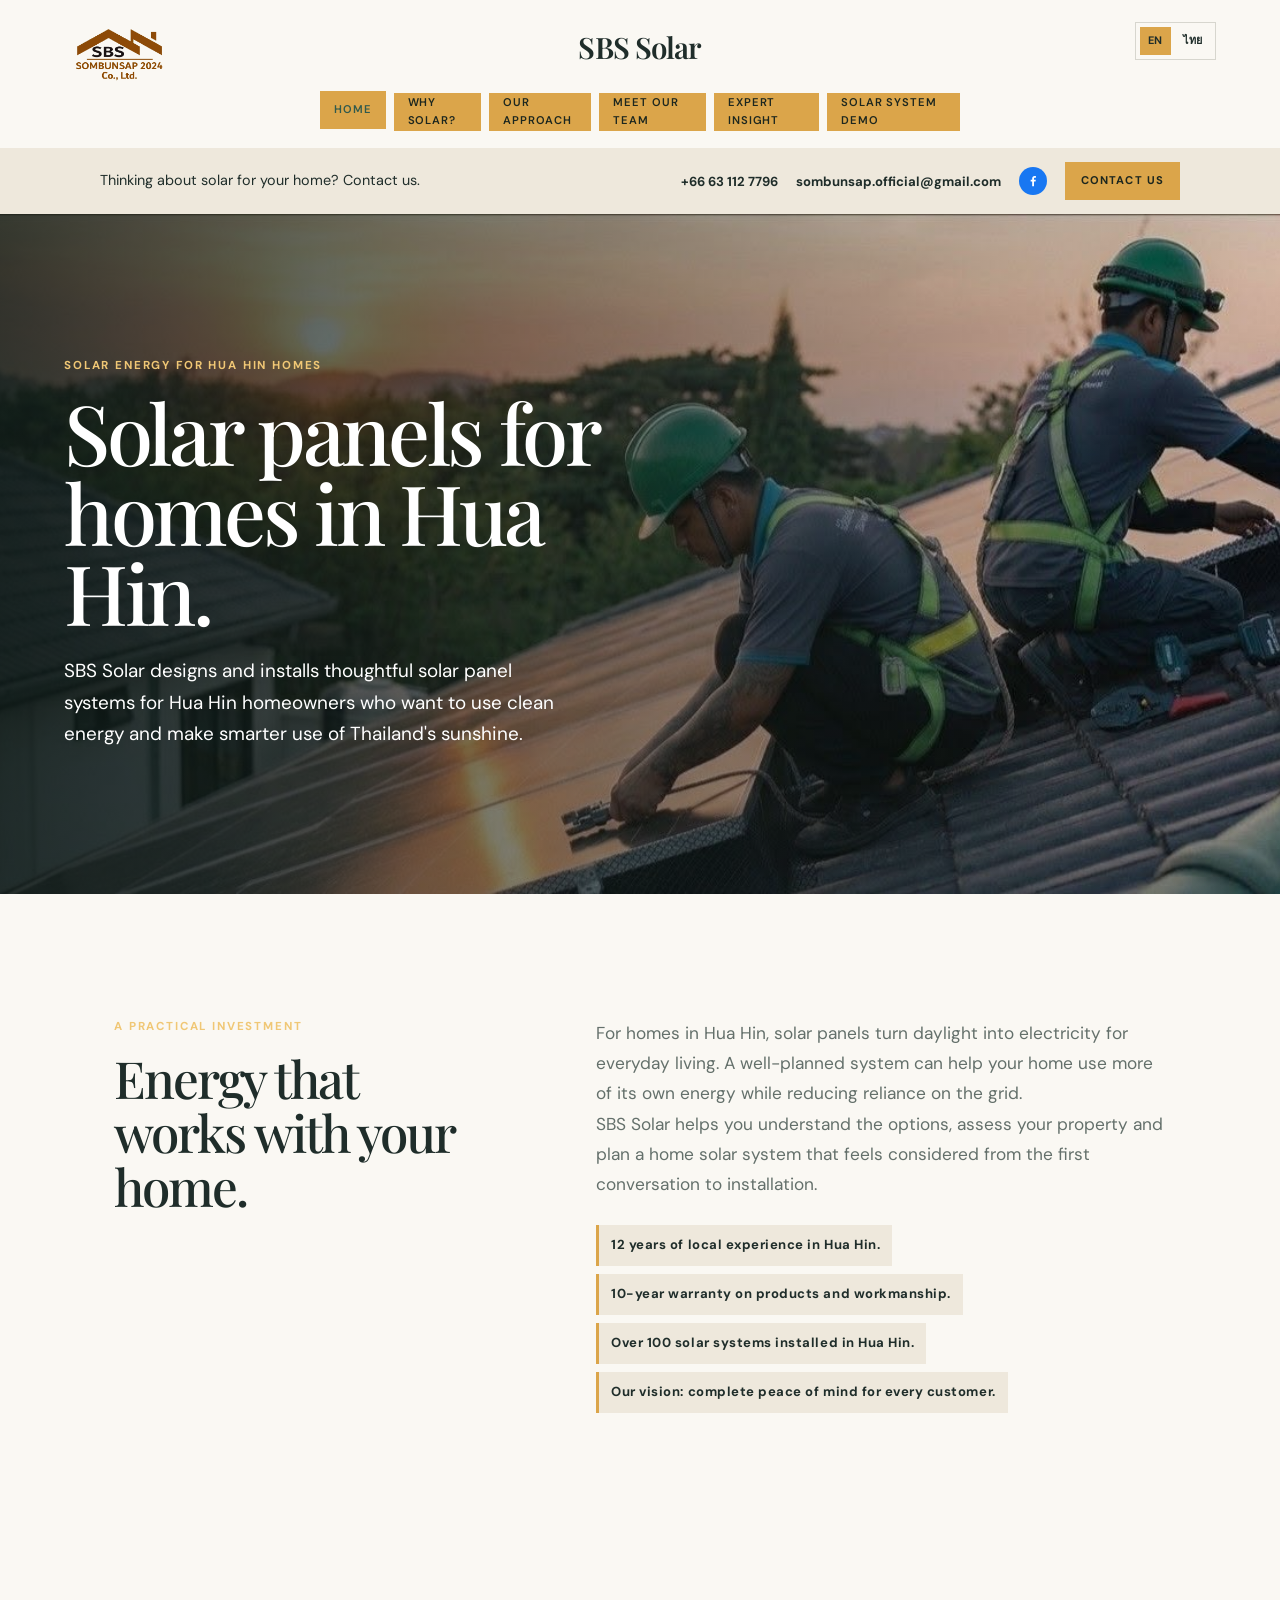
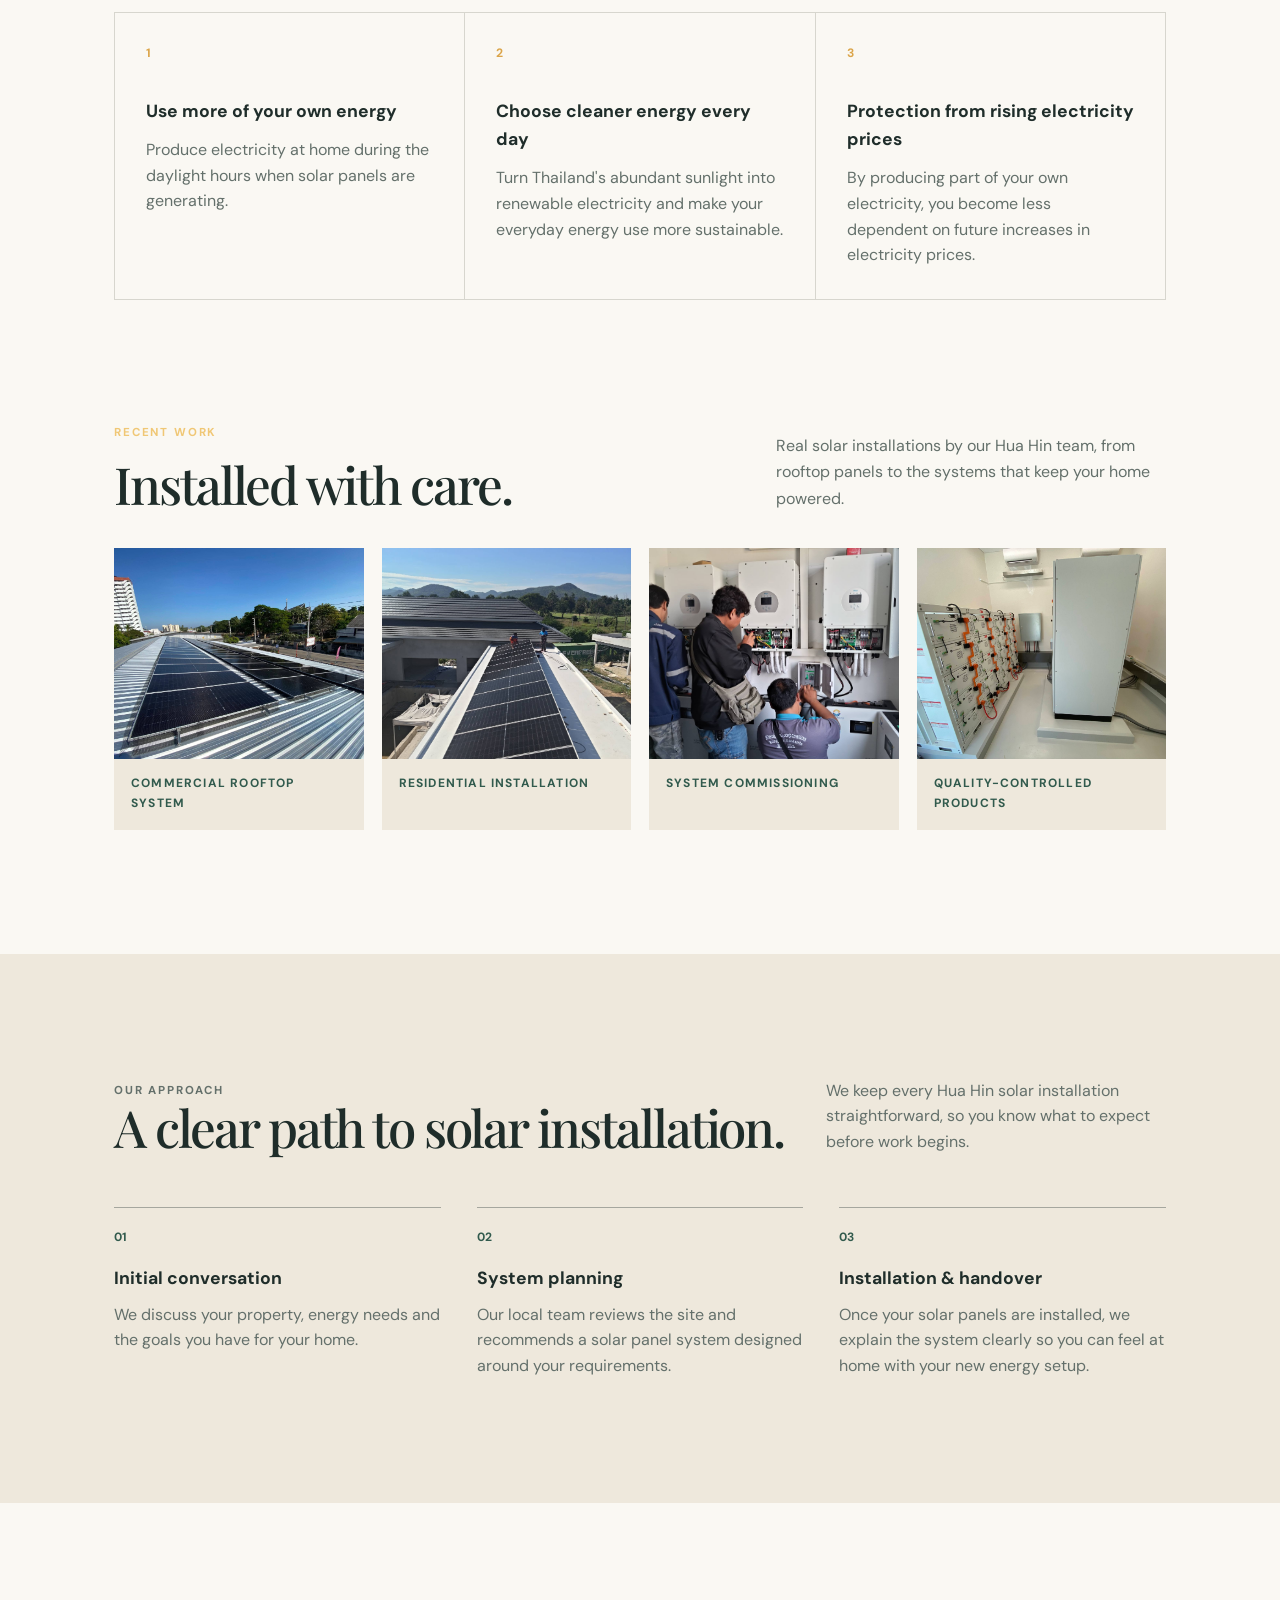
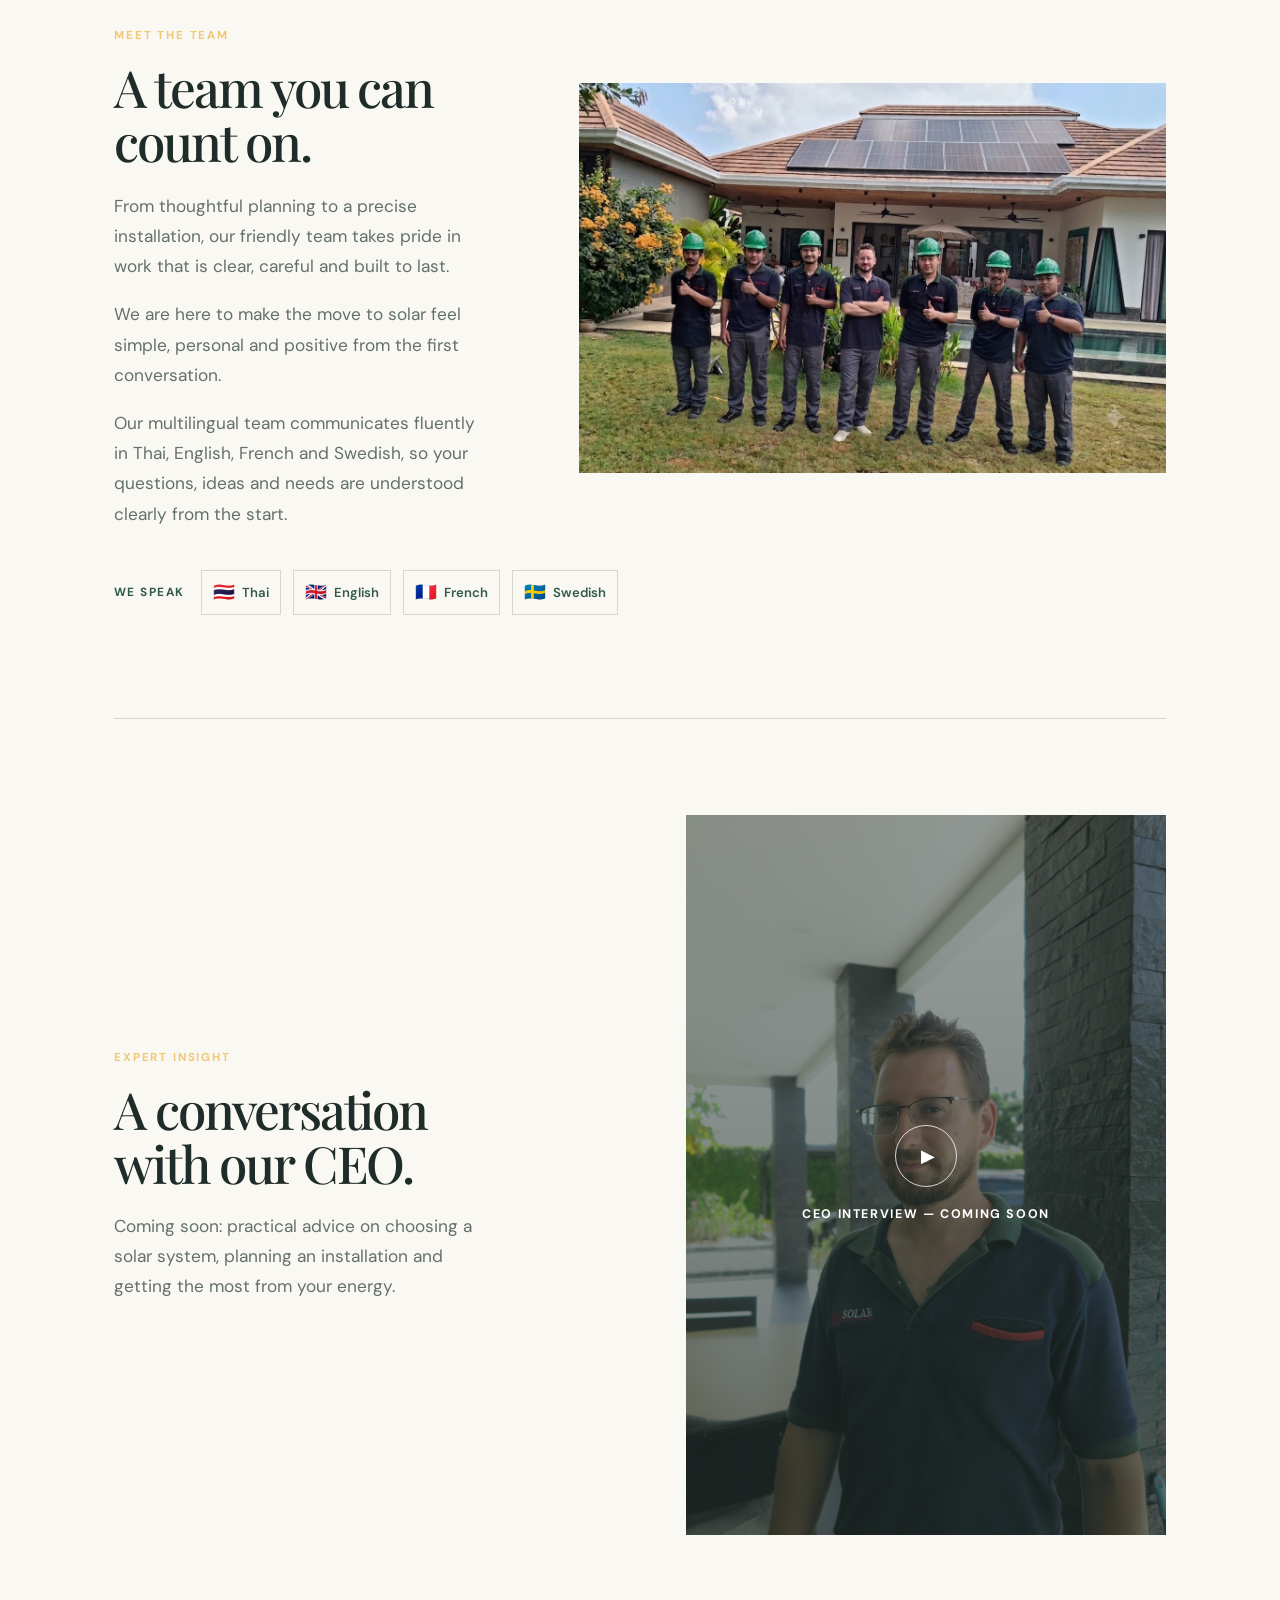
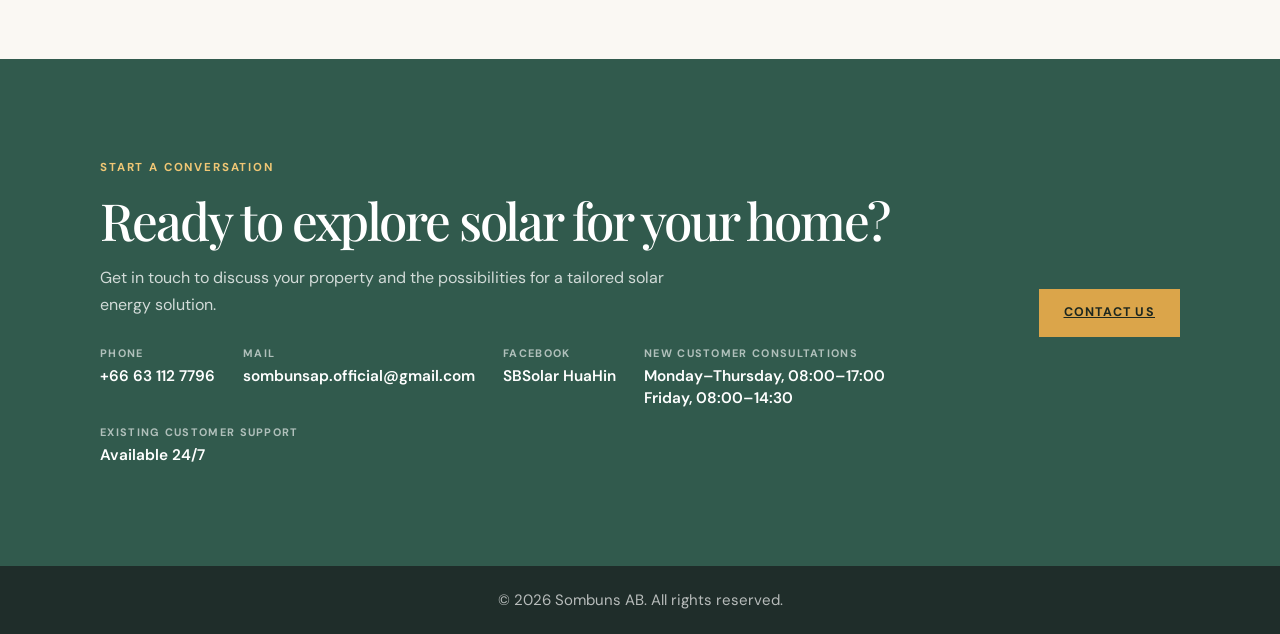
<file: index.html>
<!DOCTYPE html>
<html lang="en">
<head>
    <!-- Google tag (gtag.js) -->
    <script async src="https://www.googletagmanager.com/gtag/js?id=G-6DM8T6DSWB"></script>
    <script>
        window.dataLayer = window.dataLayer || [];
        function gtag(){dataLayer.push(arguments);}
        gtag('js', new Date());
        gtag('config', 'G-6DM8T6DSWB');
    </script>
    <meta charset="UTF-8">
    <meta name="viewport" content="width=device-width, initial-scale=1.0">
    <title>Reliable Solar Panel Installation in Hua Hin | SBS Solar</title>
    <meta name="description" content="Reliable solar panel installation for homes in Hua Hin. SBS Solar brings 12 years of local experience. Call +66 63 112 7796 for a consultation.">
    <link rel="canonical" href="https://sbsolarservice.com/">
    <link rel="icon" href="favicon.svg" type="image/svg+xml">
    <script id="local-business-schema" type="application/ld+json">
        {
            "@context": "https://schema.org",
            "@type": "LocalBusiness",
            "@id": "https://sbsolarservice.com/#sbs-solar",
            "name": "SBS Solar",
            "url": "https://sbsolarservice.com/",
            "description": "SBS Solar designs and installs solar panel systems for homes in Hua Hin, Thailand.",
            "telephone": "+66631127796",
            "email": "sombunsap.official@gmail.com",
            "openingHoursSpecification": [
                {
                    "@type": "OpeningHoursSpecification",
                    "dayOfWeek": [
                        "Monday",
                        "Tuesday",
                        "Wednesday",
                        "Thursday"
                    ],
                    "opens": "08:00",
                    "closes": "17:00"
                },
                {
                    "@type": "OpeningHoursSpecification",
                    "dayOfWeek": "Friday",
                    "opens": "08:00",
                    "closes": "14:30"
                }
            ],
            "areaServed": {
                "@type": "City",
                "name": "Hua Hin",
                "containedInPlace": {
                    "@type": "Country",
                    "name": "Thailand"
                }
            },
            "serviceType": [
                "Solar panel installation",
                "Solar battery installation",
                "Solar inverter installation",
                "Home solar energy systems",
                "Solar panel maintenance",
                "Solar system maintenance",
                "Solar consultations and free quotes"
            ],
            "sameAs": [
                "https://www.facebook.com/profile.php?id=61573832666420"
            ]
        }
    </script>
    <script id="website-schema" type="application/ld+json">
        {
            "@context": "https://schema.org",
            "@type": "WebSite",
            "@id": "https://sbsolarservice.com/#website",
            "url": "https://sbsolarservice.com/",
            "name": "SBS Solar",
            "alternateName": "SBS Solar Hua Hin"
        }
    </script>
    <link rel="preconnect" href="https://fonts.googleapis.com">
    <link rel="preconnect" href="https://fonts.gstatic.com" crossorigin>
    <link href="https://fonts.googleapis.com/css2?family=DM+Sans:wght@400;500;600;700&amp;family=Noto+Sans+Thai:wght@400;500;600;700&amp;family=Playfair+Display:wght@500;600&amp;display=swap" rel="stylesheet">
    <link rel="stylesheet" href="style.css">
    <style>
        :root {
            --solar-ink: #1f2d2a;
            --solar-forest: #315a4d;
            --solar-sand: #eee8dc;
            --solar-cream: #faf8f3;
            --solar-sun: #dba54a;
            --solar-muted: #64706b;
        }

        .investment-page {
            background: var(--solar-cream);
            color: var(--solar-ink);
            font-family: "DM Sans", Arial, sans-serif;
        }

        .investment-page header {
            position: relative;
            box-sizing: border-box;
            min-height: 148px;
            padding: 18px 5vw 58px;
            flex-direction: row;
            justify-content: space-between;
            align-items: center;
            background: rgba(250, 248, 243, 0.97);
            border: 0;
            color: var(--solar-ink);
        }

        .investment-page .site-name {
            position: absolute;
            top: 23px;
            left: 50%;
            width: min(75%, 680px);
            margin: 0;
            color: var(--solar-ink);
            font-family: "Playfair Display", Georgia, serif;
            font-size: clamp(1.4rem, 2.3vw, 1.85rem);
            font-weight: 600;
            letter-spacing: -0.03em;
            text-align: center;
            transform: translateX(-50%);
        }

        .investment-page .header-icon {
            width: 110px;
            opacity: 1;
            margin: 0;
        }

        .language-switcher {
            position: absolute;
            top: 22px;
            right: 5vw;
            display: inline-flex;
            gap: 4px;
            align-items: center;
            padding: 4px;
            border: 1px solid #d7d6ce;
            background: var(--solar-cream);
        }

        .language-switcher__button {
            min-height: 28px;
            padding: 0 8px;
            border: 0;
            background: transparent;
            color: var(--solar-ink);
            cursor: pointer;
            font: inherit;
            font-size: 0.68rem;
            font-weight: 700;
            letter-spacing: 0.06em;
        }

        .language-switcher__button[aria-pressed="true"] {
            background: var(--solar-sun);
        }

        html[lang="th"] .investment-page {
            font-family: "Noto Sans Thai", "DM Sans", Arial, sans-serif;
        }

        html[lang="th"] .investment-page .site-name,
        html[lang="th"] .investment-page h1,
        html[lang="th"] .investment-page h2,
        html[lang="th"] .investment-page h3 {
            font-family: "Noto Sans Thai", "DM Sans", Arial, sans-serif;
            letter-spacing: 0;
        }

        .menu-toggle {
            display: none;
        }

        .header-menu {
            position: absolute;
            bottom: 17px;
            left: 50%;
            transform: translateX(-50%);
        }

        .header-menu ul {
            display: flex;
            align-items: center;
            justify-content: center;
            list-style: none;
        }

        .investment-page .header-menu ul {
            margin: 0;
            padding: 0;
            gap: 8px;
        }

        .investment-page .header-menu li {
            margin: 0;
        }

        .investment-page .header-menu ul li a {
            display: inline-flex;
            align-items: center;
            justify-content: center;
            min-height: 38px;
            padding: 0 14px;
            background: var(--solar-sun);
            color: #1d271f;
            font-size: 0.7rem;
            text-decoration: none;
        }

        .investment-page .header-menu ul li a:hover,
        .investment-page .header-menu ul li a:focus-visible {
            background: #c68d30;
            color: #1d271f;
        }

        .investment-page nav ul {
            gap: 0;
            margin-top: 14px;
            padding: 0;
            background: transparent;
        }

        .investment-page nav ul li {
            margin: 0 12px;
        }

        .investment-page nav ul li a {
            color: var(--solar-ink);
            font-size: 0.78rem;
            font-weight: 600;
            letter-spacing: 0.08em;
            text-transform: uppercase;
        }

        .investment-page nav ul li a:hover,
        .investment-page nav ul li a.active {
            color: var(--solar-forest);
        }

        .top-contact {
            display: flex;
            align-items: center;
            justify-content: flex-start;
            gap: 24px;
            padding: 14px max(5vw, calc((100vw - 1080px) / 2));
            background: var(--solar-sand);
            color: var(--solar-ink);
        }

        .top-contact p {
            margin: 0;
            font-size: 0.9rem;
        }

        .top-contact strong {
            margin-right: 10px;
            color: var(--solar-forest);
            font-size: 0.72rem;
            letter-spacing: 0.12em;
            text-transform: uppercase;
        }

        .top-contact__actions {
            display: flex;
            align-items: center;
            gap: 18px;
            margin-left: auto;
            white-space: nowrap;
        }

        .top-contact__phone,
        .top-contact__link {
            color: var(--solar-ink);
            font-size: 0.82rem;
            font-weight: 700;
            text-decoration: none;
        }

        .top-contact__phone:hover,
        .top-contact__link:hover {
            color: var(--solar-forest);
        }

        .top-contact__facebook {
            display: inline-flex;
            align-items: center;
            justify-content: center;
            width: 28px;
            height: 28px;
            border-radius: 50%;
            background: #1877f2;
            color: #fff;
        }

        .top-contact__facebook:hover,
        .top-contact__facebook:focus-visible {
            background: #0f61c9;
            color: #fff;
        }

        .top-contact__facebook svg {
            width: 14px;
            height: 14px;
            fill: currentColor;
        }

        .top-contact__button {
            display: inline-flex;
            align-items: center;
            justify-content: center;
            min-height: 38px;
            padding: 0 16px;
            background: var(--solar-sun);
            color: #1d271f;
            font-size: 0.7rem;
            font-weight: 700;
            letter-spacing: 0.1em;
            text-decoration: none;
            text-transform: uppercase;
            transition: background 0.25s ease, transform 0.25s ease;
        }

        .top-contact__button:hover {
            background: #c68d30;
            transform: translateY(-1px);
        }

        .solar-hero {
            position: relative;
            display: grid;
            min-height: min(680px, 76vh);
            overflow: hidden;
            background: var(--solar-ink);
        }

        .solar-hero::after {
            position: absolute;
            inset: 0;
            content: "";
            background: linear-gradient(90deg, rgba(15, 27, 23, 0.83) 0%, rgba(15, 27, 23, 0.5) 45%, rgba(15, 27, 23, 0.08) 100%);
        }

        .solar-hero__image {
            position: absolute;
            inset: 0;
            width: 100%;
            height: 100%;
            object-fit: cover;
            object-position: 58% center;
            opacity: 1;
            transition: opacity 0.45s ease;
        }

        .solar-hero__image.is-fading {
            opacity: 0;
        }

        .solar-hero__content {
            position: relative;
            z-index: 1;
            align-self: end;
            width: min(680px, 90%);
            padding: clamp(56px, 9vw, 130px) 5vw;
            color: white;
        }

        .eyebrow {
            margin: 0 0 16px;
            color: #f0c775;
            font-size: 0.72rem;
            font-weight: 700;
            letter-spacing: 0.16em;
            text-transform: uppercase;
        }

        .solar-hero h1,
        .solar-section h2,
        .solar-contact h2 {
            margin: 0;
            font-family: "Playfair Display", Georgia, serif;
            font-weight: 500;
            letter-spacing: -0.04em;
        }

        .solar-hero h1 {
            max-width: 660px;
            font-size: clamp(3rem, 6.5vw, 5.8rem);
            line-height: 0.96;
        }

        .solar-hero p:not(.eyebrow) {
            max-width: 510px;
            margin: 24px 0 30px;
            font-size: clamp(1rem, 1.8vw, 1.18rem);
            line-height: 1.65;
        }

        .button {
            display: inline-flex;
            align-items: center;
            justify-content: center;
            min-height: 48px;
            padding: 0 24px;
            border: 1px solid var(--solar-sun);
            background: var(--solar-sun);
            color: #1d271f;
            font-size: 0.78rem;
            font-weight: 700;
            letter-spacing: 0.1em;
            text-transform: uppercase;
            transition: background 0.25s ease, color 0.25s ease, transform 0.25s ease;
        }

        .button:hover {
            background: transparent;
            color: white;
            transform: translateY(-2px);
        }

        .solar-section {
            max-width: 1180px;
            margin: 0 auto;
            padding: clamp(66px, 10vw, 124px) 5vw;
        }

        .solar-introduction {
            display: grid;
            grid-template-columns: minmax(0, 0.8fr) minmax(0, 1.2fr);
            gap: clamp(30px, 8vw, 128px);
            align-items: start;
        }

        .solar-section h2,
        .solar-contact h2 {
            font-size: clamp(2.2rem, 4vw, 3.7rem);
            line-height: 1.05;
        }

        .solar-copy {
            color: var(--solar-muted);
            font-size: 1.08rem;
            line-height: 1.75;
        }

        .solar-copy p:first-child {
            margin-top: 0;
        }

        .local-experience {
            display: inline-block;
            margin: 26px 0 0;
            padding: 9px 12px;
            border-left: 3px solid var(--solar-sun);
            background: var(--solar-sand);
            color: var(--solar-ink);
            font-size: 0.82rem;
            font-weight: 700;
            letter-spacing: 0.04em;
        }

        .local-experience + .local-experience {
            margin-top: 8px;
        }

        .benefit-grid {
            display: grid;
            grid-template-columns: repeat(3, 1fr);
            gap: 1px;
            grid-column: 1 / -1;
            margin-top: clamp(56px, 8vw, 96px);
            background: #d7d6ce;
            border: 1px solid #d7d6ce;
        }

        .benefit-card {
            min-height: 210px;
            padding: 31px;
            background: var(--solar-cream);
        }

        .benefit-number {
            display: block;
            margin-bottom: 34px;
            color: var(--solar-sun);
            font-size: 0.76rem;
            font-weight: 700;
            letter-spacing: 0.14em;
        }

        .benefit-card h3 {
            margin: 0 0 12px;
            font-size: 1.1rem;
        }

        .benefit-card p {
            margin: 0;
            color: var(--solar-muted);
            line-height: 1.6;
        }

        .solar-estimator {
            display: grid;
            grid-template-columns: minmax(0, 0.72fr) minmax(0, 1.28fr);
            gap: clamp(36px, 8vw, 118px);
            align-items: start;
            max-width: 1180px;
            margin: 0 auto;
            padding: clamp(66px, 10vw, 124px) 5vw;
            border-top: 1px solid #d7d6ce;
        }

        .solar-estimator__intro h2 {
            margin: 0;
            font-family: "Playfair Display", Georgia, serif;
            font-size: clamp(2.2rem, 4vw, 3.7rem);
            font-weight: 500;
            letter-spacing: -0.04em;
            line-height: 1.05;
        }

        .solar-estimator__intro > p:not(.eyebrow) {
            margin: 22px 0 0;
            color: var(--solar-muted);
            line-height: 1.75;
        }

        .solar-estimator__tool {
            padding: clamp(24px, 4vw, 42px);
            background: var(--solar-ink);
            color: white;
        }

        .profile-picker {
            display: grid;
            grid-template-columns: repeat(3, 1fr);
            gap: 1px;
            margin: 0 0 32px;
            background: rgba(255, 255, 255, 0.22);
        }

        .profile-picker__button {
            min-height: 104px;
            padding: 17px 13px;
            border: 0;
            background: rgba(255, 255, 255, 0.06);
            color: white;
            font: inherit;
            text-align: left;
            cursor: pointer;
            transition: background 0.2s ease, color 0.2s ease;
        }

        .profile-picker__button:hover,
        .profile-picker__button:focus-visible,
        .profile-picker__button[aria-pressed="true"] {
            background: rgba(219, 165, 74, 0.22);
        }

        .profile-picker__name,
        .profile-picker__detail {
            display: block;
        }

        .profile-picker__name {
            color: #f0c775;
            font-size: 0.78rem;
            font-weight: 700;
            letter-spacing: 0.12em;
            text-transform: uppercase;
        }

        .profile-picker__detail {
            margin-top: 8px;
            color: rgba(255, 255, 255, 0.67);
            font-size: 0.72rem;
            line-height: 1.45;
        }

        .profile-picker__note {
            margin: -16px 0 28px;
            color: rgba(255, 255, 255, 0.72);
            font-size: 0.76rem;
            line-height: 1.5;
        }

        .season-picker__title {
            margin: 0 0 10px;
            color: #f0c775;
            font-size: 0.7rem;
            font-weight: 700;
            letter-spacing: 0.13em;
            text-transform: uppercase;
        }

        .season-picker__title strong {
            display: block;
            margin-top: 7px;
            color: white;
            font-family: "Playfair Display", Georgia, serif;
            font-size: 1.3rem;
            font-weight: 500;
            letter-spacing: -0.03em;
            text-transform: none;
        }

        .season-picker {
            display: grid;
            grid-template-columns: repeat(4, 1fr);
            gap: 1px;
            background: rgba(255, 255, 255, 0.22);
        }

        .season-picker button {
            min-height: 82px;
            padding: 13px 11px;
            border: 0;
            background: rgba(255, 255, 255, 0.06);
            color: white;
            font: inherit;
            text-align: left;
            cursor: pointer;
        }

        .season-picker button:hover,
        .season-picker button:focus-visible,
        .season-picker button[aria-pressed="true"] {
            background: rgba(219, 165, 74, 0.22);
        }

        .season-picker__name,
        .season-picker__detail {
            display: block;
        }

        .season-picker__name {
            color: #f0c775;
            font-size: 0.73rem;
            font-weight: 700;
            letter-spacing: 0.08em;
            text-transform: uppercase;
        }

        .season-picker__detail {
            margin-top: 7px;
            color: rgba(255, 255, 255, 0.7);
            font-size: 0.7rem;
            line-height: 1.42;
        }

        .season-picker__note {
            margin: 12px 0 0;
            color: rgba(255, 255, 255, 0.68);
            font-size: 0.74rem;
            line-height: 1.5;
        }

        .season-history {
            margin: 10px 0 30px;
            color: rgba(255, 255, 255, 0.74);
            font-size: 0.74rem;
        }

        .season-history summary {
            color: #f0c775;
            font-weight: 700;
            cursor: pointer;
        }

        .season-history p {
            margin: 9px 0 0;
            line-height: 1.6;
        }

        .custom-home-load {
            margin: 0 0 28px;
            padding: 20px;
            border: 1px solid rgba(255, 255, 255, 0.2);
            background: rgba(255, 255, 255, 0.06);
        }

        .custom-home-load__note {
            margin: 11px 0 0;
            color: rgba(255, 255, 255, 0.68);
            font-size: 0.74rem;
            line-height: 1.5;
        }

        .custom-home-load__suggestion {
            margin: 10px 0 0;
            color: #f0c775;
            font-size: 0.74rem;
            font-weight: 700;
            letter-spacing: 0.06em;
            text-transform: uppercase;
        }

        .solar-estimator__image {
            position: relative;
            height: 330px;
            margin: -42px -42px 32px;
            overflow: hidden;
            background:
                radial-gradient(circle at 18% 18%, rgba(219, 165, 74, 0.2), transparent 32%),
                linear-gradient(135deg, #294c43, #11251f 63%, #0d1c18);
        }

        .solar-estimator__image::after {
            position: absolute;
            inset: 0;
            content: "";
            background: linear-gradient(135deg, rgba(255, 255, 255, 0.06), transparent 45%);
        }

        .solar-estimator__image figcaption {
            position: absolute;
            z-index: 2;
            right: 28px;
            bottom: 23px;
            left: 28px;
            display: flex;
            flex-direction: column;
            gap: 2px;
        }

        .solar-estimator__image figcaption span {
            color: #f0c775;
            font-size: 0.68rem;
            font-weight: 700;
            letter-spacing: 0.12em;
            text-transform: uppercase;
        }

        .solar-estimator__image figcaption strong {
            font-family: "Playfair Display", Georgia, serif;
            font-size: clamp(1.1rem, 2vw, 1.4rem);
            font-weight: 500;
        }

        .solar-live-board {
            position: absolute;
            z-index: 1;
            inset: 26px 28px 76px;
            display: grid;
            grid-template-columns: repeat(2, minmax(0, 1fr));
            grid-template-rows: 1fr 1fr;
            gap: 12px;
            align-items: center;
        }

        .solar-live-stat {
            display: grid;
            grid-template-columns: 26px 1fr;
            column-gap: 8px;
            align-items: center;
            min-width: 0;
            padding: 11px;
            border: 1px solid rgba(255, 255, 255, 0.24);
            background: rgba(14, 31, 27, 0.7);
            backdrop-filter: blur(5px);
        }

        .solar-live-stat--sun {
            grid-column: 1;
            grid-row: 1;
        }

        .solar-live-stat--production {
            grid-column: 2;
            grid-row: 1;
        }

        .solar-live-stat--battery {
            grid-column: 1;
            grid-row: 2;
        }

        .solar-live-stat--use {
            grid-column: 2;
            grid-row: 2;
        }

        .solar-live-stat__icon {
            grid-row: 1 / span 2;
            color: #f0c775;
            font-size: 1.35rem;
            line-height: 1;
        }

        .solar-live-stat strong {
            overflow: hidden;
            color: white;
            font-size: clamp(0.9rem, 1.65vw, 1.2rem);
            letter-spacing: -0.04em;
            line-height: 1.1;
            text-overflow: ellipsis;
            white-space: nowrap;
        }

        .solar-live-stat > span:last-child {
            color: rgba(255, 255, 255, 0.67);
            font-size: 0.58rem;
            font-weight: 700;
            letter-spacing: 0.07em;
            line-height: 1.25;
            text-transform: uppercase;
        }

        .solar-estimator__controls {
            display: grid;
            gap: 27px;
        }

        .solar-estimator__controls-title {
            margin: 0 0 -7px;
            color: #f0c775;
            font-size: 0.7rem;
            font-weight: 700;
            letter-spacing: 0.13em;
            text-transform: uppercase;
        }

        .battery-choice-set {
            display: grid;
            grid-template-columns: repeat(4, 1fr);
            gap: 1px;
            background: rgba(255, 255, 255, 0.2);
        }

        .battery-choice {
            min-height: 58px;
            border: 0;
            background: rgba(255, 255, 255, 0.07);
            color: rgba(255, 255, 255, 0.72);
            font: inherit;
            font-size: 0.7rem;
            font-weight: 700;
            cursor: pointer;
        }

        .battery-choice:hover,
        .battery-choice:focus-visible,
        .battery-choice[aria-pressed="true"] {
            background: rgba(219, 165, 74, 0.25);
            color: #f0c775;
        }

        .solar-estimator__label-row {
            display: flex;
            justify-content: space-between;
            gap: 20px;
            align-items: baseline;
            margin-bottom: 16px;
        }

        .solar-estimator__label-row label,
        .solar-estimator__label-row output {
            font-weight: 700;
        }

        .solar-estimator__label-row label {
            font-size: 0.76rem;
            letter-spacing: 0.12em;
            text-transform: uppercase;
        }

        .solar-estimator__label-row output {
            color: #f0c775;
            font-size: 1.2rem;
        }

        .solar-estimator input[type="range"] {
            width: 100%;
            height: 30px;
            margin: 0;
            accent-color: var(--solar-sun);
            cursor: ew-resize;
        }

        .solar-estimator__range-labels {
            display: flex;
            justify-content: space-between;
            margin-top: 1px;
            color: rgba(255, 255, 255, 0.6);
            font-size: 0.72rem;
        }

        .solar-estimator__results {
            display: grid;
            grid-template-columns: repeat(2, 1fr);
            gap: 1px;
            background: rgba(255, 255, 255, 0.25);
        }

        .solar-result {
            display: flex;
            flex-direction: column;
            min-height: 130px;
            padding: 20px;
            background: rgba(255, 255, 255, 0.08);
        }

        .solar-result--primary {
            background: rgba(219, 165, 74, 0.18);
        }

        .solar-result--coverage {
            grid-column: 1 / -1;
        }

        .solar-result__label {
            min-height: 31px;
            color: rgba(255, 255, 255, 0.72);
            font-size: 0.68rem;
            font-weight: 700;
            letter-spacing: 0.1em;
            line-height: 1.35;
            text-transform: uppercase;
        }

        .solar-result strong {
            margin-top: auto;
            color: #f0c775;
            font-size: clamp(1.35rem, 2.2vw, 1.8rem);
            letter-spacing: -0.05em;
            line-height: 1;
        }

        .solar-result span:last-child {
            margin-top: 8px;
            color: rgba(255, 255, 255, 0.63);
            font-size: 0.7rem;
            line-height: 1.3;
        }

        .solar-estimator__note {
            margin: 20px 0 0;
            color: rgba(255, 255, 255, 0.67);
            font-size: 0.78rem;
            line-height: 1.6;
        }

        .solar-estimator__button {
            display: inline-flex;
            min-height: 46px;
            align-items: center;
            justify-content: center;
            margin-top: 24px;
            padding: 0 19px;
            background: var(--solar-sun);
            color: #1d271f;
            font-size: 0.72rem;
            font-weight: 700;
            letter-spacing: 0.1em;
            text-decoration: none;
            text-transform: uppercase;
            transition: background 0.25s ease, transform 0.25s ease;
        }

        .solar-estimator__button:hover,
        .solar-estimator__button:focus-visible {
            background: #c68d30;
            transform: translateY(-2px);
        }

        .solar-estimator__demo-link {
            display: inline-flex;
            align-items: center;
            min-height: 46px;
            margin: 14px 0 0 14px;
            color: #f0c775;
            font-size: 0.72rem;
            font-weight: 700;
            letter-spacing: 0.1em;
            text-decoration: none;
            text-transform: uppercase;
        }

        .solar-estimator__demo-link:hover,
        .solar-estimator__demo-link:focus-visible {
            color: white;
        }

        .solar-projects {
            padding-top: 0;
        }

        .solar-projects__header {
            display: flex;
            justify-content: space-between;
            gap: 32px;
            align-items: end;
            margin-bottom: 36px;
        }

        .solar-projects__header p:not(.eyebrow) {
            max-width: 390px;
            margin: 0;
            color: var(--solar-muted);
            line-height: 1.65;
        }

        .project-gallery {
            display: grid;
            grid-template-columns: repeat(auto-fit, minmax(210px, 1fr));
            gap: 18px;
        }

        .project-card {
            margin: 0;
            overflow: hidden;
            background: var(--solar-sand);
        }

        .project-card img {
            display: block;
            width: 100%;
            aspect-ratio: 1.18;
            object-fit: cover;
            transition: transform 0.35s ease;
        }

        .project-card:hover img {
            transform: scale(1.03);
        }

        .project-card figcaption {
            padding: 15px 17px 17px;
            color: var(--solar-forest);
            font-size: 0.75rem;
            font-weight: 700;
            letter-spacing: 0.1em;
            text-transform: uppercase;
        }

        .solar-process {
            background: var(--solar-sand);
        }

        .solar-process__header {
            display: flex;
            justify-content: space-between;
            gap: 32px;
            align-items: end;
            margin-bottom: 52px;
        }

        .solar-process__header p {
            max-width: 340px;
            margin: 0;
            color: var(--solar-muted);
            line-height: 1.6;
        }

        .steps {
            display: grid;
            grid-template-columns: repeat(3, 1fr);
            gap: 36px;
            counter-reset: solar-step;
        }

        .step {
            padding-top: 20px;
            border-top: 1px solid rgba(31, 45, 42, 0.35);
            counter-increment: solar-step;
        }

        .step::before {
            display: block;
            margin-bottom: 17px;
            color: var(--solar-forest);
            font-size: 0.75rem;
            font-weight: 700;
            content: "0" counter(solar-step);
        }

        .step h3 {
            margin: 0 0 10px;
            font-size: 1.1rem;
        }

        .step p {
            margin: 0;
            color: var(--solar-muted);
            line-height: 1.6;
        }

        .engineer-section {
            display: grid;
            grid-template-columns: minmax(0, 0.78fr) minmax(0, 1.22fr);
            gap: clamp(34px, 7vw, 100px);
            align-items: center;
        }

        .engineer-section .solar-copy {
            margin-top: 22px;
        }

        .team-copy p + p {
            margin-top: 18px;
        }

        .team-image {
            margin: 0;
            overflow: hidden;
            background: var(--solar-sand);
        }

        .team-image img {
            display: block;
            width: 100%;
            min-height: 390px;
            object-fit: cover;
            object-position: center;
        }

        .language-bar {
            display: flex;
            grid-column: 1 / -1;
            flex-wrap: wrap;
            gap: 12px;
            align-items: center;
            margin-top: -52px;
            color: var(--solar-forest);
        }

        .language-bar__label {
            margin-right: 5px;
            font-size: 0.74rem;
            font-weight: 700;
            letter-spacing: 0.12em;
            text-transform: uppercase;
        }

        .language-badge {
            display: inline-flex;
            gap: 7px;
            align-items: center;
            padding: 7px 11px;
            border: 1px solid #d7d6ce;
            background: var(--solar-cream);
            font-size: 0.82rem;
            font-weight: 600;
        }

        .language-badge > span[aria-hidden="true"] {
            font-size: 1.1rem;
        }

        .engineer-interview {
            display: grid;
            grid-column: 1 / -1;
            grid-template-columns: minmax(0, 0.78fr) minmax(0, 1.22fr);
            gap: clamp(34px, 7vw, 100px);
            align-items: center;
            margin-top: 10px;
            padding-top: clamp(54px, 8vw, 96px);
            border-top: 1px solid #d7d6ce;
        }

        .engineer-interview__copy p:not(.eyebrow) {
            margin: 20px 0 0;
            color: var(--solar-muted);
            font-size: 1.08rem;
            line-height: 1.75;
        }

        .engineer-interview__video {
            display: grid;
            width: min(100%, 480px);
            min-height: 720px;
            justify-self: end;
            place-items: center;
            padding: 40px;
            background-color: var(--solar-ink);
            background-image: linear-gradient(rgba(31, 45, 42, 0.46), rgba(31, 45, 42, 0.66)), url("images/profile2.JPG");
            background-position: center, center 35%;
            background-size: cover, cover;
            background-repeat: no-repeat;
            color: white;
            text-align: center;
        }

        .engineer-interview__video .play-mark {
            margin-bottom: 18px;
        }

        .engineer-interview__video p {
            margin: 0;
            font-size: 0.78rem;
            font-weight: 700;
            letter-spacing: 0.13em;
            text-transform: uppercase;
        }

        .video-placeholder {
            display: grid;
            min-height: 390px;
            place-items: center;
            padding: 40px;
            box-sizing: border-box;
            background: linear-gradient(rgba(31, 45, 42, 0.35), rgba(31, 45, 42, 0.6)), url("images/Solarcell.jpg") center / cover;
            color: white;
            text-align: center;
        }

        .play-mark {
            display: grid;
            width: 62px;
            height: 62px;
            place-items: center;
            margin: 0 auto 18px;
            border: 1px solid rgba(255, 255, 255, 0.78);
            border-radius: 50%;
            font-size: 1.1rem;
            padding-left: 3px;
        }

        .video-placeholder p {
            margin: 0;
            font-size: 0.78rem;
            font-weight: 700;
            letter-spacing: 0.13em;
            text-transform: uppercase;
        }

        .solar-contact {
            display: grid;
            grid-template-columns: 1fr auto;
            gap: 36px;
            align-items: end;
            max-width: none;
            margin: 0;
            padding: clamp(58px, 9vw, 100px) max(5vw, calc((100vw - 1080px) / 2));
            border: 0;
            background: var(--solar-forest);
            color: white;
            text-align: left;
        }

        .solar-contact p:not(.eyebrow) {
            max-width: 600px;
            margin: 18px 0 0;
            color: rgba(255, 255, 255, 0.78);
            line-height: 1.65;
        }

        .contact-details {
            display: flex;
            flex-wrap: wrap;
            gap: 16px 28px;
            margin-top: 28px;
        }

        .contact-detail {
            display: flex;
            flex-direction: column;
            color: white;
            font-size: 0.96rem;
            font-weight: 600;
            line-height: 1.45;
            text-decoration: none;
        }

        a.contact-detail:hover {
            color: #f0c775;
        }

        .contact-detail__label {
            margin-bottom: 3px;
            color: rgba(255, 255, 255, 0.62);
            font-size: 0.68rem;
            font-weight: 700;
            letter-spacing: 0.12em;
            text-transform: uppercase;
        }

        .solar-contact .button {
            align-self: center;
            white-space: nowrap;
        }

        .investment-page footer {
            margin: 0;
            padding: 22px 5vw;
            background: var(--solar-ink);
            color: rgba(255, 255, 255, 0.68);
        }

        @media (max-width: 760px) {
            .investment-page header {
                min-height: 82px;
                padding: 18px 5vw;
            }

            .investment-page header h1 {
                top: 23px;
                left: 5vw;
                width: auto;
                font-size: 1.5rem;
                text-align: left;
                transform: none;
            }

            .investment-page .header-icon {
                display: none;
            }

            .language-switcher {
                top: 23px;
                right: calc(5vw + 112px);
            }

            .language-switcher__button {
                min-height: 27px;
                padding: 0 6px;
                font-size: 0.62rem;
            }

            .header-menu {
                display: none;
                top: 100%;
                bottom: auto;
                left: 0;
                width: 100%;
                box-sizing: border-box;
                padding: 12px 5vw 18px;
                border-top: 1px solid #d7d6ce;
                background: var(--solar-cream);
                transform: none;
                z-index: 10;
            }

            .header-menu.is-open {
                display: block;
            }

            .investment-page .header-menu ul {
                display: grid;
                grid-template-columns: 1fr;
                gap: 8px;
            }

            .investment-page .header-menu ul li a {
                width: 100%;
                min-height: 48px;
                padding: 0 16px;
                font-size: 0.72rem;
            }

            .menu-toggle {
                position: absolute;
                top: 16px;
                right: 5vw;
                display: inline-flex;
                align-items: center;
                gap: 8px;
                min-height: 44px;
                padding: 0 12px;
                border: 1px solid var(--solar-ink);
                background: transparent;
                color: var(--solar-ink);
                font: inherit;
                font-size: 0.72rem;
                font-weight: 700;
                letter-spacing: 0.1em;
                text-transform: uppercase;
            }

            .top-contact {
                align-items: center;
                flex-direction: row;
                gap: 0;
                padding-top: 10px;
                padding-bottom: 10px;
            }

            .top-contact p,
            .top-contact__link {
                display: none;
            }

            .top-contact strong {
                display: block;
                margin: 0 0 3px;
            }

            .top-contact__actions {
                width: 100%;
                margin-left: 0;
                justify-content: space-between;
            }

            .top-contact__phone {
                font-size: 0.85rem;
            }

            .top-contact__button {
                min-height: 44px;
            }

            .investment-page nav ul {
                flex-wrap: wrap;
                row-gap: 10px;
            }

            .investment-page nav ul li {
                margin: 0 8px;
            }

            .investment-page nav ul li a {
                font-size: 0.68rem;
            }

            .solar-hero {
                min-height: 620px;
            }

            .solar-hero::after {
                background: linear-gradient(0deg, rgba(15, 27, 23, 0.84) 2%, rgba(15, 27, 23, 0.12) 90%);
            }

            .solar-hero__image {
                object-position: 67% center;
            }

            .solar-introduction,
            .solar-estimator,
            .engineer-section,
            .engineer-interview,
            .solar-contact {
                grid-template-columns: 1fr;
            }

            .benefit-grid,
            .solar-estimator__results,
            .steps,
            .project-gallery {
                grid-template-columns: 1fr;
            }

            .benefit-card {
                min-height: auto;
            }

            .solar-estimator__tool {
                padding: 24px;
            }

            .profile-picker {
                margin-bottom: 28px;
            }

            .profile-picker__button {
                min-height: 108px;
                padding: 13px 9px;
            }

            .solar-estimator__image {
                height: 300px;
                margin: -24px -24px 28px;
            }

            .solar-live-board {
                inset: 18px 16px 63px;
                grid-template-columns: repeat(2, minmax(0, 1fr));
                gap: 7px;
            }

            .solar-live-stat {
                grid-template-columns: 17px 1fr;
                column-gap: 4px;
                padding: 7px 5px;
            }

            .solar-live-stat__icon {
                font-size: 0.95rem;
            }

            .solar-live-stat strong {
                font-size: 0.65rem;
            }

            .solar-live-stat > span:last-child {
                font-size: 0.46rem;
                letter-spacing: 0.04em;
            }

            .solar-estimator__image figcaption {
                right: 16px;
                bottom: 14px;
                left: 16px;
            }

            .solar-estimator__image figcaption span {
                font-size: 0.56rem;
            }

            .solar-estimator__image figcaption strong {
                font-size: 1rem;
            }

            .battery-choice-set {
                grid-template-columns: repeat(2, 1fr);
            }

            .solar-estimator__demo-link {
                display: flex;
                justify-content: center;
                margin: 10px 0 0;
            }

            .solar-result {
                min-height: 100px;
            }

            .solar-process__header {
                display: block;
                margin-bottom: 36px;
            }

            .solar-projects__header {
                display: block;
                margin-bottom: 28px;
            }

            .solar-projects__header p:not(.eyebrow) {
                margin-top: 18px;
            }

            .solar-process__header p {
                margin-top: 18px;
            }

            .video-placeholder {
                min-height: 280px;
            }

            .engineer-interview__video {
                width: 100%;
                min-height: 0;
                justify-self: stretch;
                aspect-ratio: 3 / 4;
            }

            .solar-contact .button {
                justify-self: start;
            }

            .language-bar {
                margin-top: -14px;
            }
        }
    </style>
</head>
<body class="investment-page">
    <header>
        <p class="site-name">SBS Solar</p>
        <button class="menu-toggle" type="button" aria-label="Open menu" aria-expanded="false" aria-controls="main-menu">
            <span data-i18n="menu">Menu</span><span aria-hidden="true">☰</span>
        </button>
        <img src="images/sombunsap-logo-dark-gold-sbs-black.png" alt="Sombunsap Co., Ltd. logo" class="header-icon">
        <div class="language-switcher" aria-label="Choose language" data-i18n-aria-label="languageSwitcher">
            <button class="language-switcher__button" type="button" data-language="en" aria-pressed="true">EN</button>
            <button class="language-switcher__button" type="button" data-language="th" aria-pressed="false">ไทย</button>
        </div>
        <nav id="main-menu" class="header-menu" aria-label="Main navigation">
            <ul>
                <li><a href="/" class="active" aria-current="page" data-i18n="navHome">Home</a></li>
                <li><a href="#why-solar" data-i18n="navWhySolar">Why Solar?</a></li>
                <li><a href="#approach" data-i18n="navApproach">Our approach</a></li>
                <li><a href="#team" data-i18n="navTeam">Meet our team</a></li>
                <li><a href="#expert-insight" data-i18n="navInsight">Expert insight</a></li>
                <li><a href="/solar-system-demo/" data-i18n="navDemo">Solar System Demo</a></li>
            </ul>
        </nav>
    </header>

    <section class="top-contact" aria-label="Contact SBS Solar">
        <p data-i18n="topContact">Thinking about solar for your home? Contact us.</p>
        <div class="top-contact__actions">
            <a class="top-contact__phone" href="tel:+66631127796">+66 63 112 7796</a>
            <a class="top-contact__link" href="mailto:sombunsap.official@gmail.com">sombunsap.official@gmail.com</a>
            <a class="top-contact__facebook" href="https://www.facebook.com/profile.php?id=61573832666420" target="_blank" rel="noopener noreferrer" aria-label="Visit SBS Solar on Facebook" data-i18n-aria-label="facebookVisit">
                <svg viewBox="0 0 24 24" aria-hidden="true"><path d="M13.7 21v-8h2.7l.4-3.1h-3.1v-2c0-.9.3-1.5 1.6-1.5h1.7V3.6c-.3 0-1.3-.1-2.4-.1-2.4 0-4 1.5-4 4.1v2.3H8v3.1h2.6v8h3.1Z"/></svg>
            </a>
            <a class="top-contact__button" href="#contact" data-i18n="contactUs">Contact us</a>
        </div>
    </section>

    <main>
        <section class="solar-hero" aria-labelledby="solar-hero-title">
            <img class="solar-hero__image" src="images/Solarcell.jpg" alt="Solar panels on a roof in Hua Hin" data-i18n-alt="heroImage">
            <div class="solar-hero__content">
                <p class="eyebrow" data-i18n="heroEyebrow">Solar energy for Hua Hin homes</p>
                <h1 id="solar-hero-title" data-i18n="heroTitle">Solar panels for homes in Hua Hin.</h1>
                <p data-i18n="heroCopy">SBS Solar designs and installs thoughtful solar panel systems for Hua Hin homeowners who want to use clean energy and make smarter use of Thailand's sunshine.</p>
            </div>
        </section>

        <section id="why-solar" class="solar-section solar-introduction" aria-labelledby="solar-introduction-title">
            <div>
                <p class="eyebrow" data-i18n="introEyebrow">A practical investment</p>
                <h2 id="solar-introduction-title" data-i18n="introTitle">Energy that works with your home.</h2>
            </div>
            <div class="solar-copy">
                <p data-i18n="introCopy1">For homes in Hua Hin, solar panels turn daylight into electricity for everyday living. A well-planned system can help your home use more of its own energy while reducing reliance on the grid.</p>
                <p data-i18n="introCopy2">SBS Solar helps you understand the options, assess your property and plan a home solar system that feels considered from the first conversation to installation.</p>
                <p class="local-experience" data-i18n="experienceYears">12 years of local experience in Hua Hin.</p>
                <p class="local-experience" data-i18n="warranty">10-year warranty on products and workmanship.</p>
                <p class="local-experience" data-i18n="installations">Over 100 solar systems installed in Hua Hin.</p>
                <p class="local-experience" data-i18n="vision">Our vision: complete peace of mind for every customer.</p>
            </div>

            <div class="benefit-grid" aria-label="Benefits of solar energy" data-i18n-aria-label="benefitsAria">
                <article class="benefit-card">
                    <span class="benefit-number">1</span>
                    <h3 data-i18n="benefit1Title">Use more of your own energy</h3>
                    <p data-i18n="benefit1Copy">Produce electricity at home during the daylight hours when solar panels are generating.</p>
                </article>
                <article class="benefit-card">
                    <span class="benefit-number">2</span>
                    <h3 data-i18n="benefit2Title">Choose cleaner energy every day</h3>
                    <p data-i18n="benefit2Copy">Turn Thailand's abundant sunlight into renewable electricity and make your everyday energy use more sustainable.</p>
                </article>
                <article class="benefit-card">
                    <span class="benefit-number">3</span>
                    <h3 data-i18n="benefit3Title">Protection from rising electricity prices</h3>
                    <p data-i18n="benefit3Copy">By producing part of your own electricity, you become less dependent on future increases in electricity prices.</p>
                </article>
            </div>
        </section>

        <section class="solar-section solar-projects" aria-labelledby="projects-title">
            <div class="solar-projects__header">
                <div>
                    <p class="eyebrow" data-i18n="projectsEyebrow">Recent work</p>
                    <h2 id="projects-title" data-i18n="projectsTitle">Installed with care.</h2>
                </div>
                <p data-i18n="projectsCopy">Real solar installations by our Hua Hin team, from rooftop panels to the systems that keep your home powered.</p>
            </div>
            <div class="project-gallery">
                <figure class="project-card">
                    <img src="images/IMG_5833.JPG" alt="Solar panels installed on a commercial rooftop" data-i18n-alt="project1Alt">
                    <figcaption data-i18n="project1Caption">Commercial rooftop system</figcaption>
                </figure>
                <figure class="project-card">
                    <img src="images/Solarcell (kopia).jpg" alt="Solar panels being installed on a home in Hua Hin" data-i18n-alt="project2Alt">
                    <figcaption data-i18n="project2Caption">Residential installation</figcaption>
                </figure>
                <figure class="project-card">
                    <img src="images/Working solarcell.jpg" alt="Technicians configuring a solar battery system" data-i18n-alt="project3Alt">
                    <figcaption data-i18n="project3Caption">System commissioning</figcaption>
                </figure>
                <figure class="project-card">
                    <img src="images/Batterisolarpt.jpg" alt="Quality-controlled solar battery system installed by the team" data-i18n-alt="project4Alt">
                    <figcaption data-i18n="project4Caption">Quality-controlled products</figcaption>
                </figure>
            </div>
        </section>

        <section id="approach" class="solar-process">
            <div class="solar-section">
                <div class="solar-process__header">
                    <div>
                        <p class="eyebrow" data-i18n="approachEyebrow">Our approach</p>
                        <h2 data-i18n="approachTitle">A clear path to solar installation.</h2>
                    </div>
                    <p data-i18n="approachCopy">We keep every Hua Hin solar installation straightforward, so you know what to expect before work begins.</p>
                </div>
                <div class="steps">
                    <article class="step">
                        <h3 data-i18n="step1Title">Initial conversation</h3>
                        <p data-i18n="step1Copy">We discuss your property, energy needs and the goals you have for your home.</p>
                    </article>
                    <article class="step">
                        <h3 data-i18n="step2Title">System planning</h3>
                        <p data-i18n="step2Copy">Our local team reviews the site and recommends a solar panel system designed around your requirements.</p>
                    </article>
                    <article class="step">
                        <h3 data-i18n="step3Title">Installation &amp; handover</h3>
                        <p data-i18n="step3Copy">Once your solar panels are installed, we explain the system clearly so you can feel at home with your new energy setup.</p>
                    </article>
                </div>
            </div>
        </section>

        <section id="team" class="solar-section engineer-section" aria-labelledby="team-title">
            <div>
                <p class="eyebrow" data-i18n="teamEyebrow">Meet the team</p>
                <h2 id="team-title" data-i18n="teamTitle">A team you can count on.</h2>
                <div class="solar-copy team-copy">
                    <p data-i18n="teamCopy1">From thoughtful planning to a precise installation, our friendly team takes pride in work that is clear, careful and built to last.</p>
                    <p data-i18n="teamCopy2">We are here to make the move to solar feel simple, personal and positive from the first conversation.</p>
                    <p data-i18n="teamCopy3">Our multilingual team communicates fluently in Thai, English, French and Swedish, so your questions, ideas and needs are understood clearly from the start.</p>
                </div>
            </div>
            <figure class="team-image">
                <img src="images/Team.JPG" alt="The Sombuns Solar installation team in front of a completed home solar project" data-i18n-alt="teamImage">
            </figure>
            <div class="language-bar" aria-label="Languages we speak" data-i18n-aria-label="spokenLanguagesAria">
                <span class="language-bar__label" data-i18n="weSpeak">We speak</span>
                <span class="language-badge"><span aria-hidden="true">🇹🇭</span> <span data-i18n="thai">Thai</span></span>
                <span class="language-badge"><span aria-hidden="true">🇬🇧</span> <span data-i18n="english">English</span></span>
                <span class="language-badge"><span aria-hidden="true">🇫🇷</span> <span data-i18n="french">French</span></span>
                <span class="language-badge"><span aria-hidden="true">🇸🇪</span> <span data-i18n="swedish">Swedish</span></span>
            </div>
            <div id="expert-insight" class="engineer-interview">
                <div class="engineer-interview__copy">
                    <p class="eyebrow" data-i18n="insightEyebrow">Expert insight</p>
                    <h2 data-i18n="insightTitle">A conversation with our CEO.</h2>
                    <p data-i18n="insightCopy">Coming soon: practical advice on choosing a solar system, planning an installation and getting the most from your energy.</p>
                </div>
                <div class="engineer-interview__video" role="img" aria-label="Space reserved for an interview video with the Chief Engineer" data-i18n-aria-label="interviewAria">
                    <div>
                        <span class="play-mark" aria-hidden="true">▶</span>
                        <p data-i18n="interviewComingSoon">CEO interview — coming soon</p>
                    </div>
                </div>
            </div>
        </section>

        <section id="contact" class="solar-contact" aria-labelledby="solar-contact-title">
            <div>
                <p class="eyebrow" data-i18n="contactEyebrow">Start a conversation</p>
                <h2 id="solar-contact-title" data-i18n="contactTitle">Ready to explore solar for your home?</h2>
                <p data-i18n="contactCopy">Get in touch to discuss your property and the possibilities for a tailored solar energy solution.</p>
                <div class="contact-details">
                    <a class="contact-detail" href="tel:+66631127796">
                        <span class="contact-detail__label" data-i18n="phone">Phone</span>
                        +66 63 112 7796
                    </a>
                    <a class="contact-detail" href="mailto:sombunsap.official@gmail.com">
                        <span class="contact-detail__label" data-i18n="mail">Mail</span>
                        sombunsap.official@gmail.com
                    </a>
                    <a class="contact-detail" href="https://www.facebook.com/profile.php?id=61573832666420" target="_blank" rel="noopener noreferrer">
                        <span class="contact-detail__label" data-i18n="facebook">Facebook</span>
                        SBSolar HuaHin
                    </a>
                    <div class="contact-detail">
                        <span class="contact-detail__label" data-i18n="newCustomerConsultations">New customer consultations</span>
                        <span data-i18n-html="newCustomerHours">Monday–Thursday, 08:00–17:00<br>Friday, 08:00–14:30</span>
                    </div>
                    <div class="contact-detail">
                        <span class="contact-detail__label" data-i18n="existingCustomerSupport">Existing customer support</span>
                        <span data-i18n="available247">Available 24/7</span>
                    </div>
                </div>
            </div>
            <a class="button" href="mailto:sombunsap.official@gmail.com" data-i18n="contactUs">Contact us</a>
        </section>
    </main>

    <footer>
        <p data-i18n="copyright">© 2026 Sombuns AB. All rights reserved.</p>
    </footer>
    <script>
        const thaiTranslations = {
            languageSwitcher: "เลือกภาษา",
            menu: "เมนู",
            navHome: "หน้าแรก",
            navWhySolar: "ทำไมต้องโซลาร์เซลล์?",
            navApproach: "ขั้นตอนการทำงาน",
            navTeam: "ทีมของเรา",
            navInsight: "ความรู้จากผู้เชี่ยวชาญ",
            navDemo: "ทดลองระบบโซลาร์",
            topContact: "กำลังคิดติดโซลาร์เซลล์ให้บ้านของคุณอยู่ใช่ไหม? ติดต่อเราได้เลย",
            facebookVisit: "เยี่ยมชม SBS Solar บน Facebook",
            contactUs: "ติดต่อเรา",
            heroImage: "แผงโซลาร์เซลล์บนหลังคาในหัวหิน",
            heroEyebrow: "พลังงานแสงอาทิตย์สำหรับบ้านในหัวหิน",
            heroTitle: "โซลาร์เซลล์สำหรับบ้านในหัวหิน",
            heroCopy: "SBS Solar ออกแบบและติดตั้งระบบโซลาร์เซลล์ที่เหมาะกับบ้านของคุณในหัวหิน สำหรับผู้ที่ต้องการใช้พลังงานสะอาดและใช้แสงแดดของประเทศไทยให้คุ้มค่ายิ่งขึ้น",
            introEyebrow: "การลงทุนที่คุ้มค่า",
            introTitle: "พลังงานที่ทำงานร่วมกับบ้านของคุณ",
            introCopy1: "สำหรับบ้านในหัวหิน แผงโซลาร์เซลล์เปลี่ยนแสงอาทิตย์เป็นพลังงานไฟฟ้าสำหรับการใช้ชีวิตประจำวัน ระบบที่วางแผนอย่างดีช่วยให้บ้านของคุณใช้พลังงานที่ผลิตได้เองมากขึ้น และพึ่งพาไฟฟ้าจากระบบหลักน้อยลง",
            introCopy2: "SBS Solar ช่วยให้คุณเข้าใจตัวเลือก ประเมินพื้นที่ และวางแผนระบบโซลาร์เซลล์สำหรับบ้านอย่างรอบคอบ ตั้งแต่การพูดคุยครั้งแรกจนถึงการติดตั้ง",
            experienceYears: "ประสบการณ์ในหัวหินกว่า 12 ปี",
            warranty: "รับประกันสินค้าและงานติดตั้ง 10 ปี",
            installations: "ติดตั้งระบบโซลาร์เซลล์ในหัวหินแล้วกว่า 100 ระบบ",
            vision: "วิสัยทัศน์ของเรา: ความสบายใจอย่างเต็มที่สำหรับลูกค้าทุกคน",
            benefitsAria: "ประโยชน์ของพลังงานแสงอาทิตย์",
            benefit1Title: "ใช้พลังงานที่ผลิตได้เองมากขึ้น",
            benefit1Copy: "ผลิตไฟฟ้าใช้เองที่บ้านในช่วงกลางวัน ขณะที่แผงโซลาร์เซลล์กำลังผลิตพลังงาน",
            benefit2Title: "เลือกใช้พลังงานสะอาดทุกวัน",
            benefit2Copy: "เปลี่ยนแสงแดดอันอุดมสมบูรณ์ของประเทศไทยเป็นพลังงานหมุนเวียน และทำให้การใช้พลังงานในแต่ละวันยั่งยืนยิ่งขึ้น",
            benefit3Title: "ช่วยลดผลกระทบจากค่าไฟที่เพิ่มขึ้น",
            benefit3Copy: "เมื่อผลิตไฟฟ้าใช้เองได้บางส่วน คุณจะพึ่งพาการปรับขึ้นของค่าไฟในอนาคตน้อยลง",
            projectsEyebrow: "ผลงานล่าสุด",
            projectsTitle: "ติดตั้งอย่างใส่ใจในทุกรายละเอียด",
            projectsCopy: "ผลงานติดตั้งโซลาร์เซลล์จริงโดยทีมงานหัวหินของเรา ตั้งแต่แผงบนหลังคาจนถึงระบบที่ช่วยให้บ้านของคุณมีพลังงานใช้อย่างมั่นใจ",
            project1Alt: "แผงโซลาร์เซลล์ที่ติดตั้งบนหลังคาอาคารพาณิชย์",
            project1Caption: "ระบบสำหรับหลังคาอาคารพาณิชย์",
            project2Alt: "การติดตั้งแผงโซลาร์เซลล์บนบ้านในหัวหิน",
            project2Caption: "งานติดตั้งสำหรับที่อยู่อาศัย",
            project3Alt: "ช่างเทคนิคกำลังตั้งค่าระบบแบตเตอรี่โซลาร์เซลล์",
            project3Caption: "การทดสอบและส่งมอบระบบ",
            project4Alt: "ระบบแบตเตอรี่โซลาร์เซลล์ที่ผ่านการควบคุมคุณภาพและติดตั้งโดยทีมงาน",
            project4Caption: "ผลิตภัณฑ์ที่ผ่านการควบคุมคุณภาพ",
            approachEyebrow: "ขั้นตอนการทำงานของเรา",
            approachTitle: "เส้นทางที่ชัดเจนสู่การติดตั้งโซลาร์เซลล์",
            approachCopy: "เราทำให้การติดตั้งโซลาร์เซลล์ทุกโครงการในหัวหินเป็นเรื่องตรงไปตรงมา เพื่อให้คุณทราบสิ่งที่จะเกิดขึ้นก่อนเริ่มงาน",
            step1Title: "พูดคุยเบื้องต้น",
            step1Copy: "เราพูดคุยเกี่ยวกับบ้านของคุณ ความต้องการใช้พลังงาน และเป้าหมายที่คุณมีสำหรับบ้าน",
            step2Title: "วางแผนระบบ",
            step2Copy: "ทีมงานในพื้นที่ของเราจะสำรวจหน้างานและแนะนำระบบโซลาร์เซลล์ที่ออกแบบตามความต้องการของคุณ",
            step3Title: "ติดตั้งและส่งมอบงาน",
            step3Copy: "เมื่อติดตั้งแผงโซลาร์เซลล์เรียบร้อย เราจะอธิบายการใช้งานระบบอย่างชัดเจน เพื่อให้คุณใช้งานระบบพลังงานใหม่ได้อย่างมั่นใจ",
            teamEyebrow: "พบกับทีมงาน",
            teamTitle: "ทีมที่คุณวางใจได้",
            teamCopy1: "ตั้งแต่การวางแผนอย่างรอบคอบจนถึงการติดตั้งที่แม่นยำ ทีมงานที่เป็นมิตรของเราภูมิใจในงานที่ชัดเจน พิถีพิถัน และทนทาน",
            teamCopy2: "เราพร้อมทำให้การเปลี่ยนมาใช้โซลาร์เซลล์เป็นเรื่องง่าย เป็นกันเอง และน่าประทับใจตั้งแต่การพูดคุยครั้งแรก",
            teamCopy3: "ทีมงานของเราสื่อสารได้อย่างคล่องแคล่วทั้งภาษาไทย อังกฤษ ฝรั่งเศส และสวีเดน เพื่อให้เราเข้าใจคำถาม ความคิด และความต้องการของคุณอย่างชัดเจนตั้งแต่เริ่มต้น",
            teamImage: "ทีมติดตั้ง Sombuns Solar หน้างานโครงการโซลาร์เซลล์สำหรับบ้านที่เสร็จสมบูรณ์",
            spokenLanguagesAria: "ภาษาที่เราสื่อสารได้",
            weSpeak: "เราสื่อสารได้",
            thai: "ไทย",
            english: "อังกฤษ",
            french: "ฝรั่งเศส",
            swedish: "สวีเดน",
            insightEyebrow: "ความรู้จากผู้เชี่ยวชาญ",
            insightTitle: "พูดคุยกับ CEO ของเรา",
            insightCopy: "เร็ว ๆ นี้: คำแนะนำที่นำไปใช้ได้จริงสำหรับการเลือกระบบโซลาร์เซลล์ การวางแผนติดตั้ง และการใช้พลังงานของคุณให้คุ้มค่าที่สุด",
            interviewAria: "พื้นที่สำหรับวิดีโอสัมภาษณ์หัวหน้าวิศวกร",
            interviewComingSoon: "บทสัมภาษณ์ CEO — เร็ว ๆ นี้",
            contactEyebrow: "เริ่มต้นการพูดคุย",
            contactTitle: "พร้อมค้นหาโซลูชันโซลาร์เซลล์สำหรับบ้านของคุณแล้วหรือยัง?",
            contactCopy: "ติดต่อเราเพื่อพูดคุยเกี่ยวกับบ้านของคุณ และความเป็นไปได้ของโซลูชันพลังงานแสงอาทิตย์ที่ออกแบบให้เหมาะกับคุณ",
            phone: "โทรศัพท์",
            mail: "อีเมล",
            facebook: "Facebook",
            newCustomerConsultations: "เวลาปรึกษาสำหรับลูกค้าใหม่",
            newCustomerHours: "จันทร์–พฤหัสบดี 08:00–17:00<br>ศุกร์ 08:00–14:30",
            existingCustomerSupport: "บริการช่วยเหลือลูกค้าปัจจุบัน",
            available247: "ให้บริการตลอด 24 ชั่วโมง",
            copyright: "© 2026 Sombuns AB สงวนลิขสิทธิ์"
        };

        const setLanguage = (language, updateUrl = false) => {
            const isThai = language === "th";
            document.documentElement.lang = isThai ? "th" : "en";
            document.title = isThai ? "รับติดตั้งโซลาร์เซลล์ที่เชื่อถือได้ในหัวหิน | SBS Solar" : "Reliable Solar Panel Installation in Hua Hin | SBS Solar";
            document.querySelector('meta[name="description"]').content = isThai
                ? "รับติดตั้งโซลาร์เซลล์สำหรับบ้านในหัวหินโดย SBS Solar พร้อมประสบการณ์ในพื้นที่กว่า 12 ปี โทร +66 63 112 7796 เพื่อนัดปรึกษา"
                : "Reliable solar panel installation for homes in Hua Hin. SBS Solar brings 12 years of local experience. Call +66 63 112 7796 for a consultation.";

            if (isThai) {
                const localBusinessSchema = document.getElementById("local-business-schema");
                const websiteSchema = document.getElementById("website-schema");
                if (localBusinessSchema) {
                    const businessData = JSON.parse(localBusinessSchema.textContent);
                    businessData.description = "SBS Solar ออกแบบและติดตั้งระบบโซลาร์เซลล์สำหรับบ้านในหัวหิน ประเทศไทย";
                    businessData.inLanguage = "th";
                    businessData.areaServed = {
                        "@type": "City",
                        "name": "หัวหิน",
                        "containedInPlace": { "@type": "Country", "name": "ประเทศไทย" }
                    };
                    businessData.serviceType = [
                        "ติดตั้งแผงโซลาร์เซลล์",
                        "ติดตั้งแบตเตอรี่โซลาร์เซลล์",
                        "ติดตั้งอินเวอร์เตอร์โซลาร์เซลล์",
                        "ระบบพลังงานแสงอาทิตย์สำหรับบ้าน",
                        "บำรุงรักษาแผงโซลาร์เซลล์",
                        "บำรุงรักษาระบบโซลาร์เซลล์",
                        "ให้คำปรึกษาโซลาร์เซลล์และประเมินราคาเบื้องต้น"
                    ];
                    localBusinessSchema.textContent = JSON.stringify(businessData);
                }
                if (websiteSchema) {
                    const websiteData = JSON.parse(websiteSchema.textContent);
                    websiteData.inLanguage = "th";
                    websiteData.alternateName = "SBS Solar หัวหิน";
                    websiteSchema.textContent = JSON.stringify(websiteData);
                }
                document.querySelectorAll("[data-i18n]").forEach((element) => {
                    const translation = thaiTranslations[element.dataset.i18n];
                    if (translation) element.textContent = translation;
                });
                document.querySelectorAll("[data-i18n-html]").forEach((element) => {
                    const translation = thaiTranslations[element.dataset.i18nHtml];
                    if (translation) element.innerHTML = translation;
                });
                document.querySelectorAll("[data-i18n-alt]").forEach((element) => {
                    const translation = thaiTranslations[element.dataset.i18nAlt];
                    if (translation) element.alt = translation;
                });
                document.querySelectorAll("[data-i18n-aria-label]").forEach((element) => {
                    const translation = thaiTranslations[element.dataset.i18nAriaLabel];
                    if (translation) element.setAttribute("aria-label", translation);
                });
            }

            document.querySelectorAll("[data-language]").forEach((button) => {
                button.setAttribute("aria-pressed", String(button.dataset.language === language));
            });

            if (updateUrl) {
                const url = new URL(window.location.href);
                if (isThai) url.searchParams.set("lang", "th");
                else url.searchParams.delete("lang");
                window.history.replaceState({}, "", url);
            }

            try {
                window.localStorage.setItem("sbs-language", language);
            } catch (_) {
                // Language selection still works if the browser blocks local storage.
            }
        };

        const requestedLanguage = new URLSearchParams(window.location.search).get("lang");
        let savedLanguage = "en";
        try {
            savedLanguage = window.localStorage.getItem("sbs-language") || "en";
        } catch (_) {
            // Use English when local storage is unavailable.
        }
        const currentLanguage = requestedLanguage === "th" || (!requestedLanguage && savedLanguage === "th") ? "th" : "en";
        setLanguage(currentLanguage);

        document.querySelectorAll("[data-language]").forEach((button) => {
            button.addEventListener("click", () => {
                if (button.dataset.language === document.documentElement.lang) return;
                try {
                    window.localStorage.setItem("sbs-language", button.dataset.language);
                } catch (_) {
                    // The URL still carries the selected language if storage is unavailable.
                }
                window.location.href = button.dataset.language === "th" ? "/?lang=th" : "/";
            });
        });

        const heroImage = document.querySelector(".solar-hero__image");
        const heroSlides = [
            { src: "images/Solarcell.jpg", alt: "Solar panels on a roof in Hua Hin" },
            { src: "images/Workingsollarcell.jpg", alt: "Solar installers working on panels on a residential roof" },
            { src: "images/Working solarcell.jpg", alt: "Technicians configuring a solar battery system" }
        ];

        if (heroImage && !window.matchMedia("(prefers-reduced-motion: reduce)").matches) {
            let currentSlide = 0;

            window.setInterval(() => {
                heroImage.classList.add("is-fading");

                window.setTimeout(() => {
                    currentSlide = (currentSlide + 1) % heroSlides.length;
                    const nextSlide = heroSlides[currentSlide];

                    heroImage.addEventListener("load", () => {
                        heroImage.classList.remove("is-fading");
                    }, { once: true });
                    heroImage.addEventListener("error", () => {
                        heroImage.classList.remove("is-fading");
                    }, { once: true });
                    heroImage.src = nextSlide.src;
                    heroImage.alt = nextSlide.alt;
                }, 450);
            }, 5000);
        }

        const menuToggle = document.querySelector(".menu-toggle");
        const headerMenu = document.querySelector(".header-menu");

        if (menuToggle && headerMenu) {
            menuToggle.addEventListener("click", () => {
                const isOpen = headerMenu.classList.toggle("is-open");
                menuToggle.setAttribute("aria-expanded", String(isOpen));
                menuToggle.setAttribute("aria-label", isOpen ? "Close menu" : "Open menu");
            });

            headerMenu.querySelectorAll("a").forEach((link) => {
                link.addEventListener("click", () => {
                    headerMenu.classList.remove("is-open");
                    menuToggle.setAttribute("aria-expanded", "false");
                    menuToggle.setAttribute("aria-label", "Open menu");
                });
            });
        }

        const panelCount = document.querySelector("#panel-count");
        const panelCountOutput = document.querySelector("#panel-count-output");
        const systemSize = document.querySelector("#system-size");
        const dailyProduction = document.querySelector("#daily-production");
        const annualProduction = document.querySelector("#annual-production");
        const dailyCoverage = document.querySelector("#daily-coverage");
        const batteryStorage = document.querySelector("#battery-storage");
        const sunHours = document.querySelector("#sun-hours");
        const sunHoursOutput = document.querySelector("#sun-hours-output");
        const dailyUse = document.querySelector("#daily-use");
        const dailyUseOutput = document.querySelector("#daily-use-output");
        const batterySize = document.querySelector("#battery-size");
        const batterySizeOutput = document.querySelector("#battery-size-output");
        const batteryChoices = document.querySelectorAll("[data-battery-size]");
        const imageSunHours = document.querySelector("#image-sun-hours");
        const imageProduction = document.querySelector("#image-production");
        const imageBattery = document.querySelector("#image-battery");
        const imageCoverage = document.querySelector("#image-coverage");
        const imageDailyUse = document.querySelector("#image-daily-use");
        const profileButtons = document.querySelectorAll("[data-profile]");
        const profileLabel = document.querySelector("#profile-label");
        const profileDescription = document.querySelector("#profile-description");
        const estimatorContact = document.querySelector("#estimator-contact");
        const simulatorLink = document.querySelector("#simulator-link");
        const seasonButtons = document.querySelectorAll("[data-season]");
        const customLoadSuggestion = document.querySelector("#custom-load-suggestion");

        if (panelCount && panelCountOutput && systemSize && dailyProduction && annualProduction && dailyCoverage && batteryStorage && sunHours && sunHoursOutput && dailyUse && dailyUseOutput && batterySize && batterySizeOutput && imageSunHours && imageProduction && imageBattery && imageCoverage && imageDailyUse && profileLabel && profileDescription && estimatorContact && simulatorLink) {
            const panelWatts = 640;
            const systemEfficiency = 0.8;
            const numberFormat = new Intl.NumberFormat("en-US", { maximumFractionDigits: 0 });
            const householdProfiles = {
                eco: { name: "Eco", dailyUse: 18, description: "1 bedroom AC · complete household use included" },
                comfort: { name: "Comfort", dailyUse: 28, description: "2 bedroom ACs · complete household use included" },
                premium: { name: "Premium", dailyUse: 38, description: "3 bedroom ACs · complete household use included" }
            };
            let activeProfile = "comfort";
            let isCustomHomeLoad = false;
            const seasonalSolarAverages = {
                clear: { sunHours: 5.9 },
                bright: { sunHours: 6.2 },
                showers: { sunHours: 4.6 },
                rainy: { sunHours: 4.5 }
            };
            let activeSeason = "showers";

            const updateProfileLabel = () => {
                const profile = householdProfiles[activeProfile];
                profileButtons.forEach((button) => {
                    button.setAttribute("aria-pressed", String(button.dataset.profile === activeProfile));
                });
                if (profile) {
                    profileLabel.textContent = isCustomHomeLoad ? `Suggested ${profile.name} profile` : `${profile.name} profile`;
                    profileDescription.textContent = isCustomHomeLoad ? `Based on your ${dailyUse.value} kWh/day home load` : profile.description;
                    customLoadSuggestion.textContent = `${isCustomHomeLoad ? "Suggested" : "Selected"} profile: ${profile.name}`;
                } else {
                    profileLabel.textContent = "Custom settings";
                    profileDescription.textContent = "Adjusted to your household";
                    customLoadSuggestion.textContent = "Custom home load";
                }
            };

            const getSuggestedProfile = (homeLoad) => {
                if (homeLoad <= 27) return "eco";
                if (homeLoad <= 37) return "comfort";
                return "premium";
            };

            const updateSeasonSelection = () => {
                seasonButtons.forEach((button) => {
                    button.setAttribute("aria-pressed", String(button.dataset.season === activeSeason));
                });
            };

            const updateSolarEstimator = () => {
                const count = Number(panelCount.value);
                const selectedSunHours = Number(sunHours.value);
                const selectedDailyUse = Number(dailyUse.value);
                const selectedBatterySize = Number(batterySize.value);
                const dailyKwh = count * (panelWatts / 1000) * selectedSunHours * systemEfficiency;
                const annualKwh = dailyKwh * 365;
                const systemKwp = (count * panelWatts) / 1000;
                const coverage = (dailyKwh / selectedDailyUse) * 100;
                const batteryLabel = selectedBatterySize === 0 ? "No battery" : `${selectedBatterySize} kWh`;

                panelCountOutput.textContent = `${count} ${count === 1 ? "panel" : "panels"}`;
                sunHoursOutput.textContent = `${selectedSunHours.toFixed(1)} hours/day`;
                dailyUseOutput.textContent = `${selectedDailyUse} kWh/day`;
                batterySizeOutput.textContent = batteryLabel;
                systemSize.textContent = `${systemKwp.toFixed(1)} kWp`;
                dailyProduction.textContent = `${dailyKwh.toFixed(1)} kWh`;
                annualProduction.textContent = `${numberFormat.format(annualKwh)} kWh`;
                dailyCoverage.textContent = `${Math.round(coverage)}%`;
                batteryStorage.textContent = batteryLabel;
                imageSunHours.textContent = selectedSunHours.toFixed(1);
                imageProduction.textContent = `${dailyKwh.toFixed(1)} kWh`;
                imageBattery.textContent = batteryLabel;
                imageCoverage.textContent = `${Math.round(coverage)}%`;
                imageDailyUse.textContent = `of ${selectedDailyUse} kWh home use`;
                const profileText = isCustomHomeLoad ? "custom home load" : `${householdProfiles[activeProfile].name} profile`;
                estimatorContact.href = `mailto:sombunsap.official@gmail.com?subject=${encodeURIComponent(`Solar system enquiry - ${count} ${count === 1 ? "panel" : "panels"}`)}&body=${encodeURIComponent(`Hello SBS Solar,\n\nI explored the ${profileText}: ${count} of your 640 W panels (${systemKwp.toFixed(1)} kWp), ${selectedSunHours.toFixed(1)} average sun hours, ${selectedDailyUse} kWh daily household use and ${batteryLabel.toLowerCase()}. I would like to discuss my property.\n\nThank you.`)}`;
                const demoParameters = new URLSearchParams({ panels: String(count), battery: String(selectedBatterySize), dailyUse: String(selectedDailyUse), profile: isCustomHomeLoad ? "custom" : activeProfile, season: activeSeason || "custom", sunHours: String(selectedSunHours) });
                simulatorLink.href = `/solar-system-demo/?${demoParameters.toString()}`;

            };

            const setBatterySize = (value) => {
                batterySize.value = value;
                batteryChoices.forEach((button) => {
                    button.setAttribute("aria-pressed", String(Number(button.dataset.batterySize) === Number(value)));
                });
                updateSolarEstimator();
            };

            const useProfile = (profileName) => {
                const profile = householdProfiles[profileName];
                if (!profile) return;
                activeProfile = profileName;
                isCustomHomeLoad = false;
                dailyUse.value = profile.dailyUse;
                updateProfileLabel();
                updateSolarEstimator();
            };

            const useCustomSettings = () => {
                isCustomHomeLoad = true;
                activeProfile = getSuggestedProfile(Number(dailyUse.value));
                updateProfileLabel();
                updateSolarEstimator();
            };

            const useSeason = (seasonName) => {
                const season = seasonalSolarAverages[seasonName];
                if (!season) return;
                activeSeason = seasonName;
                sunHours.value = season.sunHours;
                updateSeasonSelection();
                updateSolarEstimator();
            };

            profileButtons.forEach((button) => button.addEventListener("click", () => useProfile(button.dataset.profile)));
            panelCount.addEventListener("input", updateSolarEstimator);
            sunHours.addEventListener("input", () => {
                activeSeason = "custom";
                updateSeasonSelection();
                updateSolarEstimator();
            });
            dailyUse.addEventListener("input", useCustomSettings);
            batteryChoices.forEach((button) => button.addEventListener("click", () => setBatterySize(button.dataset.batterySize)));
            useProfile("comfort");
            seasonButtons.forEach((button) => button.addEventListener("click", () => useSeason(button.dataset.season)));
            useSeason("showers");
        }
    </script>
</body>
</html>
</file>
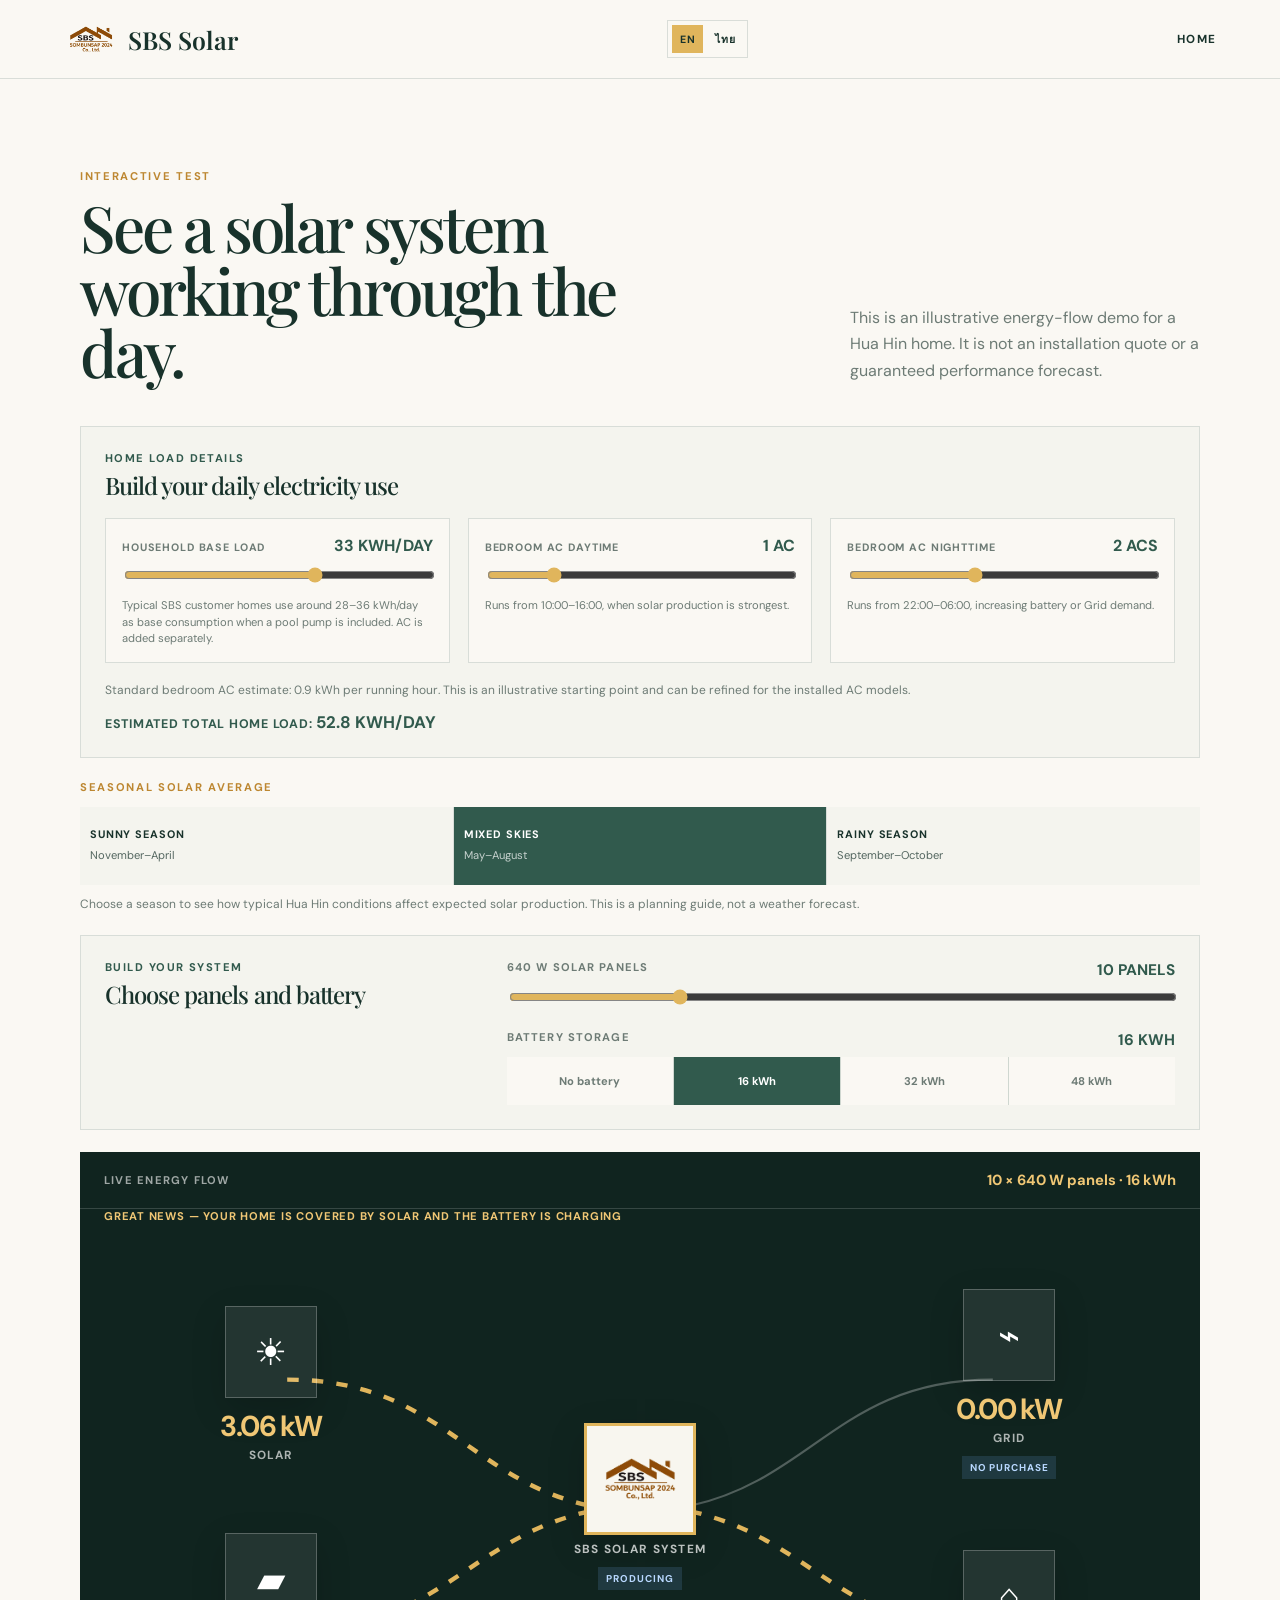
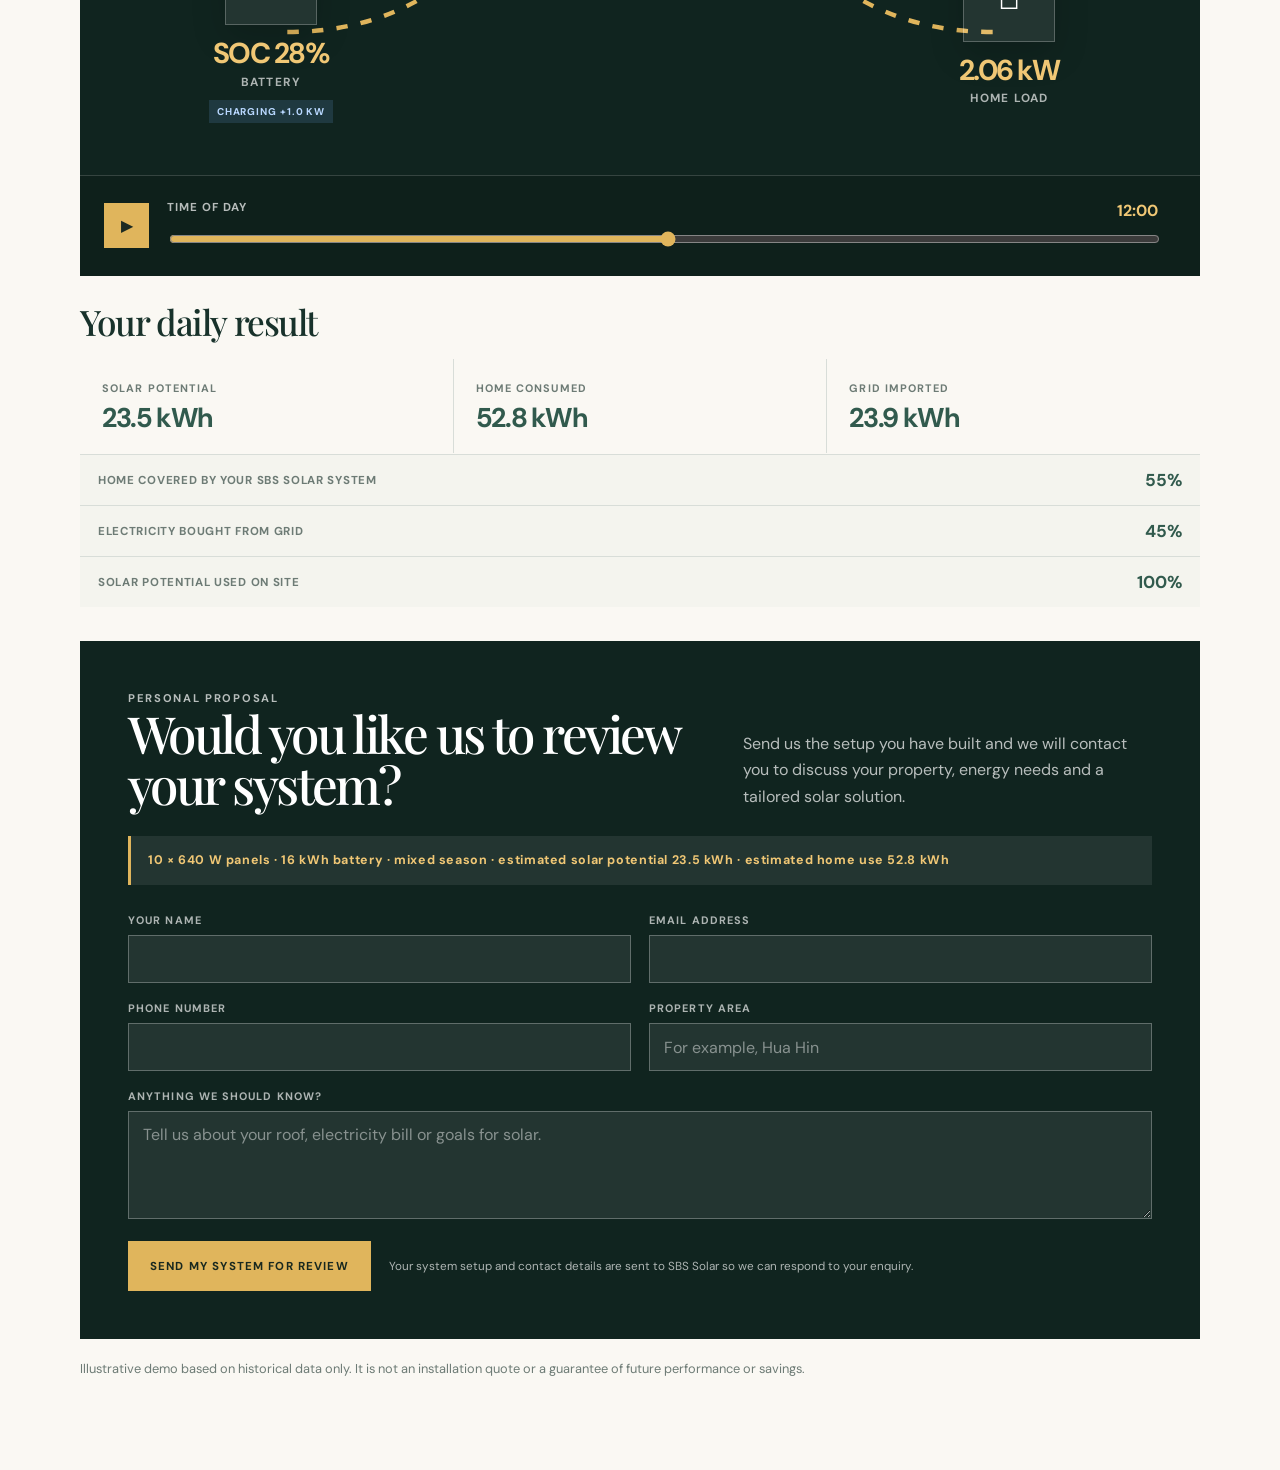
<file: solar-system-demo/index.html>
<!DOCTYPE html>
<html lang="en">
<head>
    <!-- Google tag (gtag.js) -->
    <script async src="https://www.googletagmanager.com/gtag/js?id=G-6DM8T6DSWB"></script>
    <script>
        window.dataLayer = window.dataLayer || [];
        function gtag(){dataLayer.push(arguments);}
        gtag('js', new Date());
        gtag('config', 'G-6DM8T6DSWB');
    </script>
    <meta charset="UTF-8">
    <meta name="viewport" content="width=device-width, initial-scale=1.0">
    <title>Solar System Demo | SBS Solar</title>
    <meta name="description" content="An illustrative SBS Solar energy flow demo for a Hua Hin home.">
    <link rel="canonical" href="https://sbsolarservice.com/solar-system-demo/">
    <link rel="icon" href="/favicon.svg" type="image/svg+xml">
    <link rel="preconnect" href="https://fonts.googleapis.com">
    <link rel="preconnect" href="https://fonts.gstatic.com" crossorigin>
    <link href="https://fonts.googleapis.com/css2?family=DM+Sans:wght@400;500;600;700&amp;family=Noto+Sans+Thai:wght@400;500;600;700&amp;family=Playfair+Display:wght@500;600&amp;display=swap" rel="stylesheet">
    <style>
        :root { --ink: #18322b; --deep: #10241f; --green: #315a4d; --sun: #e0b55c; --cream: #faf8f3; --mist: #e9eee9; --muted: #6d7b75; --blue: #72a7e8; }
        * { box-sizing: border-box; }
        body { margin: 0; background: var(--cream); color: var(--ink); font-family: "DM Sans", Arial, sans-serif; }
        a { color: inherit; }
        .demo-header { display: flex; justify-content: space-between; align-items: center; gap: 24px; padding: 20px 5vw; border-bottom: 1px solid #d9ddd8; }
        .brand { display: inline-flex; align-items: center; gap: 10px; font-family: "Playfair Display", Georgia, serif; font-size: 1.55rem; font-weight: 600; text-decoration: none; }
        .brand img { width: 54px; height: 38px; object-fit: contain; }
        .back-link { font-size: .73rem; font-weight: 700; letter-spacing: .1em; text-decoration: none; text-transform: uppercase; }
        .back-link:hover { color: var(--green); }
        .language-switcher { display: inline-flex; gap: 4px; padding: 4px; border: 1px solid #d9ddd8; background: var(--cream); }
        .language-switcher button { min-height: 28px; padding: 0 8px; border: 0; background: transparent; color: var(--ink); cursor: pointer; font: inherit; font-size: .66rem; font-weight: 700; letter-spacing: .06em; }
        .language-switcher button[aria-pressed="true"] { background: var(--sun); }
        html[lang="th"] body, html[lang="th"] h1, html[lang="th"] h2, html[lang="th"] .brand, html[lang="th"] .home-load-builder__title strong, html[lang="th"] .demo-build__title strong { font-family: "Noto Sans Thai", "DM Sans", Arial, sans-serif; letter-spacing: 0; }
        main { width: min(1120px, 90vw); margin: 0 auto; padding: clamp(52px, 8vw, 90px) 0; }
        .intro { display: flex; justify-content: space-between; gap: 36px; align-items: end; margin-bottom: 42px; }
        .eyebrow { margin: 0 0 13px; color: #bd8731; font-size: .7rem; font-weight: 700; letter-spacing: .15em; text-transform: uppercase; }
        h1 { max-width: 650px; margin: 0; font-family: "Playfair Display", Georgia, serif; font-size: clamp(2.5rem, 5vw, 4.8rem); font-weight: 500; letter-spacing: -.05em; line-height: .98; }
        .intro > p { max-width: 350px; margin: 0; color: var(--muted); line-height: 1.65; }
        .demo-profile-picker { display: grid; grid-template-columns: repeat(3, 1fr); gap: 1px; margin-bottom: 22px; background: #d8ddd8; }
        .demo-profile-picker button { min-height: 102px; padding: 18px; border: 0; background: #f4f4ee; color: var(--ink); font: inherit; text-align: left; cursor: pointer; transition: background .2s ease, color .2s ease; }
        .demo-profile-picker button:hover, .demo-profile-picker button:focus-visible, .demo-profile-picker button[aria-pressed="true"] { background: var(--green); color: white; }
        .demo-profile-picker strong, .demo-profile-picker span { display: block; }
        .demo-profile-picker strong { font-size: .78rem; letter-spacing: .12em; text-transform: uppercase; }
        .demo-profile-picker span { margin-top: 8px; font-size: .75rem; line-height: 1.4; opacity: .72; }
        .demo-profile-note { margin: -6px 0 22px; color: var(--muted); font-size: .77rem; line-height: 1.55; }
        .home-load-builder { margin: 0 0 22px; padding: 24px; border: 1px solid #d8ddd8; background: #f4f4ee; }
        .home-load-builder__title { margin: 0 0 20px; color: var(--green); font-size: .7rem; font-weight: 700; letter-spacing: .13em; text-transform: uppercase; }
        .home-load-builder__title strong { display: block; margin-top: 8px; color: var(--ink); font-family: "Playfair Display", Georgia, serif; font-size: 1.5rem; font-weight: 500; letter-spacing: -.04em; line-height: 1.05; text-transform: none; }
        .home-load-builder__controls { display: grid; grid-template-columns: repeat(3, 1fr); gap: 18px; }
        .home-load-builder__control { padding: 16px; border: 1px solid #d8ddd8; background: var(--cream); }
        .home-load-builder__label { display: flex; justify-content: space-between; gap: 12px; align-items: baseline; margin-bottom: 9px; color: var(--muted); font-size: .67rem; font-weight: 700; letter-spacing: .08em; text-transform: uppercase; }
        .home-load-builder__label output { color: var(--green); font-size: 1rem; letter-spacing: 0; }
        .home-load-builder__control p { margin: 9px 0 0; color: var(--muted); font-size: .7rem; line-height: 1.45; }
        .home-load-builder__note { margin: 18px 0 0; color: var(--muted); font-size: .75rem; line-height: 1.55; }
        .home-load-builder__total { margin: 11px 0 0; color: var(--green); font-size: .78rem; font-weight: 700; letter-spacing: .06em; text-transform: uppercase; }
        .home-load-builder__total strong { font-size: 1.05rem; letter-spacing: 0; }
        .demo-season-picker { display: grid; grid-template-columns: repeat(3, 1fr); gap: 1px; margin-bottom: 10px; background: #d8ddd8; }
        .demo-season-picker button { min-height: 78px; padding: 12px 10px; border: 0; background: #f4f4ee; color: var(--ink); font: inherit; text-align: left; cursor: pointer; }
        .demo-season-picker button:hover, .demo-season-picker button:focus-visible, .demo-season-picker button[aria-pressed="true"] { background: var(--green); color: white; }
        .demo-season-picker strong, .demo-season-picker span { display: block; }
        .demo-season-picker strong { font-size: .68rem; letter-spacing: .08em; text-transform: uppercase; }
        .demo-season-picker span { margin-top: 7px; font-size: .7rem; line-height: 1.4; opacity: .72; }
        .demo-season-note { margin: 0 0 22px; color: var(--muted); font-size: .75rem; line-height: 1.55; }
        .demo-build { display: grid; grid-template-columns: .72fr 1.28fr; gap: 26px; align-items: start; margin-bottom: 22px; padding: 24px; border: 1px solid #d8ddd8; background: #f4f4ee; }
        .demo-build__title { margin: 0; color: var(--green); font-size: .7rem; font-weight: 700; letter-spacing: .13em; text-transform: uppercase; }
        .demo-build__title strong { display: block; margin-top: 8px; color: var(--ink); font-family: "Playfair Display", Georgia, serif; font-size: 1.5rem; font-weight: 500; letter-spacing: -.04em; line-height: 1.05; text-transform: none; }
        .demo-build__controls { display: grid; gap: 20px; }
        .demo-build__label { display: flex; justify-content: space-between; gap: 16px; margin-bottom: 7px; color: var(--muted); font-size: .7rem; font-weight: 700; letter-spacing: .1em; text-transform: uppercase; }
        .demo-build__label output { color: var(--green); font-size: .96rem; letter-spacing: 0; }
        .demo-battery-options { display: grid; grid-template-columns: repeat(4, 1fr); gap: 1px; background: #cfd7d0; }
        .demo-battery-options button { min-height: 48px; border: 0; background: var(--cream); color: var(--muted); font: inherit; font-size: .7rem; font-weight: 700; cursor: pointer; }
        .demo-battery-options button:hover, .demo-battery-options button:focus-visible, .demo-battery-options button[aria-pressed="true"] { background: var(--green); color: white; }
        .demo-shell { overflow: hidden; background: var(--deep); color: white; }
        .system-bar { display: flex; justify-content: space-between; gap: 18px; align-items: center; padding: 18px 24px; border-bottom: 1px solid rgba(255,255,255,.16); }
        .system-bar span { color: rgba(255,255,255,.6); font-size: .7rem; font-weight: 700; letter-spacing: .11em; text-transform: uppercase; }
        .system-bar strong { color: #f0c775; font-size: .92rem; }
        .curtailment-notice { min-height: 18px; margin: 0; padding: 0 24px 14px; color: #f0c775; font-size: .7rem; font-weight: 700; letter-spacing: .07em; text-transform: uppercase; }
        .flow-stage { position: relative; min-height: 490px; padding: 52px clamp(22px, 5vw, 70px); }
        .flow-lines { position: absolute; inset: 0; width: 100%; height: 100%; pointer-events: none; }
        .flow-lines path { fill: none; stroke: rgba(255,255,255,.27); stroke-width: 2; transition: stroke .25s ease, stroke-width .25s ease; }
        .flow-lines path.active { stroke: var(--sun); stroke-width: 4; stroke-dasharray: 10 12; animation: move-dashes 1.1s linear infinite; }
        .flow-lines path.grid-active { stroke: var(--blue); }
        @keyframes move-dashes { to { stroke-dashoffset: -22; } }
        .flow-grid { position: relative; display: grid; grid-template-columns: 1fr 1.1fr 1fr; grid-template-rows: 1fr 1fr; gap: 54px 8vw; min-height: 385px; align-items: center; }
        .flow-node { position: relative; z-index: 1; display: grid; justify-items: center; text-align: center; }
        .flow-node--solar { grid-column: 1; grid-row: 1; }
        .flow-node--grid { grid-column: 3; grid-row: 1; }
        .flow-node--battery { grid-column: 1; grid-row: 2; }
        .flow-node--home { grid-column: 3; grid-row: 2; }
        .flow-node--inverter { grid-column: 2; grid-row: 1 / -1; }
        .node-icon { display: grid; width: 92px; height: 92px; place-items: center; border: 1px solid rgba(255,255,255,.24); background: rgba(255,255,255,.08); box-shadow: 0 12px 34px rgba(0,0,0,.17); color: white; font-size: 2.3rem; }
        .flow-node--inverter .node-icon { width: 112px; height: 112px; border: 3px solid var(--sun); background: #f8f6ef; color: var(--ink); font-size: 2.7rem; }
        .flow-node--inverter .node-icon img { width: 88px; height: 62px; object-fit: contain; }
        .node-value { margin: 14px 0 0; color: #f0c775; font-size: clamp(1.2rem, 2.6vw, 1.8rem); font-weight: 700; letter-spacing: -.05em; line-height: 1; }
        .node-label { margin: 6px 0 0; color: rgba(255,255,255,.66); font-size: .74rem; font-weight: 700; letter-spacing: .1em; text-transform: uppercase; }
        .flow-node--inverter .node-label { color: rgba(255,255,255,.72); }
        .status-pill { display: inline-flex; margin-top: 10px; padding: 5px 8px; background: rgba(114,167,232,.16); color: #b9d8ff; font-size: .62rem; font-weight: 700; letter-spacing: .09em; text-transform: uppercase; }
        .demo-controls { display: grid; grid-template-columns: auto 1fr auto; gap: 18px; align-items: center; padding: 24px; border-top: 1px solid rgba(255,255,255,.16); background: rgba(0,0,0,.12); }
        .play-button { display: grid; width: 45px; height: 45px; place-items: center; border: 0; background: var(--sun); color: #1c2a22; font: inherit; font-size: 1rem; cursor: pointer; }
        .play-button:hover { background: #c99239; }
        .time-control label { display: flex; justify-content: space-between; gap: 12px; margin-bottom: 8px; color: rgba(255,255,255,.7); font-size: .72rem; font-weight: 700; letter-spacing: .09em; text-transform: uppercase; }
        .time-control output { color: #f0c775; font-size: 1rem; letter-spacing: 0; }
        input[type="range"] { width: 100%; accent-color: var(--sun); cursor: ew-resize; }
        .day-results { margin-top: 22px; }
        .day-results h2 { margin: 0 0 14px; color: var(--ink); font-family: "Playfair Display", Georgia, serif; font-size: clamp(1.6rem, 3vw, 2.2rem); font-weight: 500; letter-spacing: -.04em; }
        .day-summary { display: grid; grid-template-columns: repeat(3, 1fr); gap: 1px; background: #d8ddd8; }
        .summary-item { padding: 22px; background: var(--cream); }
        .summary-item span { display: block; color: var(--muted); font-size: .68rem; font-weight: 700; letter-spacing: .1em; text-transform: uppercase; }
        .summary-item strong { display: block; margin-top: 9px; color: var(--green); font-size: 1.7rem; letter-spacing: -.05em; line-height: 1; }
        .energy-percentages { width: 100%; margin-top: 1px; border-collapse: collapse; background: #f4f4ee; }
        .energy-percentages th, .energy-percentages td { padding: 14px 18px; border-top: 1px solid #d8ddd8; text-align: left; }
        .energy-percentages th { color: var(--muted); font-size: .72rem; font-weight: 700; letter-spacing: .06em; text-transform: uppercase; }
        .energy-percentages td { width: 88px; color: var(--green); font-size: 1.08rem; font-weight: 700; text-align: right; }
        .system-enquiry { margin-top: 34px; padding: clamp(26px, 5vw, 48px); background: var(--deep); color: white; }
        .system-enquiry__heading { display: grid; grid-template-columns: minmax(0, 1fr) minmax(250px, .7fr); gap: 30px; align-items: end; }
        .system-enquiry__heading h2 { margin: 0; font-family: "Playfair Display", Georgia, serif; font-size: clamp(2rem, 4vw, 3.25rem); font-weight: 500; letter-spacing: -.05em; line-height: 1; }
        .system-enquiry__heading p { margin: 0; color: rgba(255,255,255,.7); line-height: 1.65; }
        .system-enquiry__summary { margin: 26px 0 0; padding: 15px 17px; border-left: 3px solid var(--sun); background: rgba(255,255,255,.08); color: #f0c775; font-size: .78rem; font-weight: 700; letter-spacing: .05em; line-height: 1.55; }
        .system-enquiry__form { display: grid; grid-template-columns: repeat(2, 1fr); gap: 18px; margin-top: 28px; }
        .system-enquiry__field { display: grid; gap: 8px; }
        .system-enquiry__field--wide { grid-column: 1 / -1; }
        .system-enquiry__field span { color: rgba(255,255,255,.66); font-size: .68rem; font-weight: 700; letter-spacing: .1em; text-transform: uppercase; }
        .system-enquiry input, .system-enquiry textarea { width: 100%; min-height: 48px; padding: 12px 14px; border: 1px solid rgba(255,255,255,.28); border-radius: 0; background: rgba(255,255,255,.08); color: white; font: inherit; }
        .system-enquiry textarea { min-height: 108px; resize: vertical; }
        .system-enquiry input::placeholder, .system-enquiry textarea::placeholder { color: rgba(255,255,255,.46); }
        .system-enquiry input:focus, .system-enquiry textarea:focus { outline: 2px solid var(--sun); outline-offset: 2px; }
        .system-enquiry__footer { display: flex; flex-wrap: wrap; align-items: center; gap: 18px; margin-top: 22px; }
        .system-enquiry__submit { min-height: 50px; padding: 0 22px; border: 0; background: var(--sun); color: #18281f; font: inherit; font-size: .72rem; font-weight: 700; letter-spacing: .1em; text-transform: uppercase; cursor: pointer; }
        .system-enquiry__submit:hover, .system-enquiry__submit:focus-visible { background: #c99239; }
        .system-enquiry__privacy, .system-enquiry__feedback { margin: 0; color: rgba(255,255,255,.66); font-size: .73rem; line-height: 1.5; }
        .system-enquiry__feedback { color: #f0c775; }
        .note { margin: 20px 0 0; color: var(--muted); font-size: .8rem; line-height: 1.6; }
        @media (max-width: 700px) {
            .demo-header { gap: 14px; padding: 16px 5vw; }
            .brand { gap: 7px; font-size: 1.3rem; }
            .brand img { width: 42px; height: 30px; }
            .back-link { font-size: .62rem; }
            .language-switcher { gap: 2px; padding: 3px; }
            .language-switcher button { min-height: 26px; padding: 0 5px; font-size: .58rem; }
            .intro { display: block; }
            .intro > p { margin-top: 22px; }
            .demo-profile-picker button { min-height: 108px; padding: 13px 9px; }
            .demo-season-picker { grid-template-columns: repeat(2, 1fr); }
            .home-load-builder { padding: 20px; }
            .home-load-builder__controls { grid-template-columns: 1fr; gap: 10px; }
            .demo-build { grid-template-columns: 1fr; gap: 20px; padding: 20px; }
            .demo-battery-options { grid-template-columns: repeat(2, 1fr); }
            .flow-stage { min-height: 640px; padding: 36px 17px; }
            .flow-grid { grid-template-columns: 1fr 1fr; grid-template-rows: 1fr 1fr 1fr; gap: 30px 18px; min-height: 550px; }
            .flow-node--solar { grid-column: 1; grid-row: 1; }
            .flow-node--grid { grid-column: 2; grid-row: 1; }
            .flow-node--inverter { grid-column: 1 / -1; grid-row: 2; }
            .flow-node--battery { grid-column: 1; grid-row: 3; }
            .flow-node--home { grid-column: 2; grid-row: 3; }
            .flow-lines { display: none; }
            .node-icon { width: 72px; height: 72px; font-size: 1.8rem; }
            .flow-node--inverter .node-icon { width: 92px; height: 92px; font-size: 2.2rem; }
            .flow-node--inverter .node-icon img { width: 72px; height: 52px; }
            .demo-controls { grid-template-columns: auto 1fr; }
            .day-summary { grid-template-columns: 1fr; }
            .energy-percentages th, .energy-percentages td { padding: 13px 14px; }
            .system-enquiry__heading, .system-enquiry__form { grid-template-columns: 1fr; }
            .system-enquiry__field--wide { grid-column: auto; }
        }
    </style>
</head>
<body>
    <header class="demo-header">
        <a class="brand" href="/">
            <img src="/images/sombunsap-logo-dark-gold-sbs-black.png" alt="" aria-hidden="true">
            <span>SBS Solar</span>
        </a>
        <div class="language-switcher" aria-label="Choose language">
            <button type="button" data-language="en" aria-pressed="true">EN</button>
            <button type="button" data-language="th" aria-pressed="false">ไทย</button>
        </div>
        <a class="back-link" href="/">Home</a>
    </header>
    <main>
        <div class="intro">
            <div>
                <p class="eyebrow">Interactive test</p>
                <h1>See a solar system working through the day.</h1>
            </div>
            <p>This is an illustrative energy-flow demo for a Hua Hin home. It is not an installation quote or a guaranteed performance forecast.</p>
        </div>

        <section class="home-load-builder" aria-labelledby="home-load-builder-title">
            <p id="home-load-builder-title" class="home-load-builder__title">Home load details<strong>Build your daily electricity use</strong></p>
            <div class="home-load-builder__controls">
                <div class="home-load-builder__control">
                    <label class="home-load-builder__label" for="demo-base-load"><span>Household base load</span><output id="demo-base-load-output" for="demo-base-load">33 kWh/day</output></label>
                    <input id="demo-base-load" type="range" min="5" max="50" value="33" step="1">
                    <p>Typical SBS customer homes use around 28–36 kWh/day as base consumption when a pool pump is included. AC is added separately.</p>
                </div>
                <div class="home-load-builder__control">
                    <label class="home-load-builder__label" for="demo-day-ac"><span>Bedroom AC daytime</span><output id="demo-day-ac-output" for="demo-day-ac">1 AC</output></label>
                    <input id="demo-day-ac" type="range" min="0" max="5" value="1" step="1">
                    <p>Runs from 10:00–16:00, when solar production is strongest.</p>
                </div>
                <div class="home-load-builder__control">
                    <label class="home-load-builder__label" for="demo-night-ac"><span>Bedroom AC nighttime</span><output id="demo-night-ac-output" for="demo-night-ac">2 ACs</output></label>
                    <input id="demo-night-ac" type="range" min="0" max="5" value="2" step="1">
                    <p>Runs from 22:00–06:00, increasing battery or Grid demand.</p>
                </div>
            </div>
            <p class="home-load-builder__note">Standard bedroom AC estimate: 0.9 kWh per running hour. This is an illustrative starting point and can be refined for the installed AC models.</p>
            <p class="home-load-builder__total">Estimated total Home Load: <strong id="demo-total-home-load">52.8 kWh/day</strong></p>
        </section>

        <section aria-labelledby="demo-season-title">
            <p id="demo-season-title" class="eyebrow">Seasonal solar average</p>
            <div class="demo-season-picker" role="group" aria-label="Choose a seasonal solar average">
                <button type="button" data-demo-season="sunny" aria-pressed="false"><strong>Sunny season</strong><span>November–April</span></button>
                <button type="button" data-demo-season="mixed" aria-pressed="true"><strong>Mixed skies</strong><span>May–August</span></button>
                <button type="button" data-demo-season="rainy" aria-pressed="false"><strong>Rainy season</strong><span>September–October</span></button>
            </div>
            <p class="demo-season-note">Choose a season to see how typical Hua Hin conditions affect expected solar production. This is a planning guide, not a weather forecast.</p>
        </section>

        <section class="demo-build" aria-label="Build your system">
            <p class="demo-build__title">Build your system<strong>Choose panels and battery</strong></p>
            <div class="demo-build__controls">
                <div>
                    <label class="demo-build__label" for="demo-panel-count"><span>640 W solar panels</span><output id="demo-panel-count-output" for="demo-panel-count">10 panels</output></label>
                    <input id="demo-panel-count" type="range" min="0" max="40" value="10" step="1">
                </div>
                <div>
                    <div class="demo-build__label"><span>Battery storage</span><output id="demo-battery-output">16 kWh</output></div>
                    <div class="demo-battery-options" role="group" aria-label="Choose battery storage">
                        <button type="button" data-demo-battery="0" aria-pressed="false">No battery</button>
                        <button type="button" data-demo-battery="16" aria-pressed="true">16 kWh</button>
                        <button type="button" data-demo-battery="32" aria-pressed="false">32 kWh</button>
                        <button type="button" data-demo-battery="48" aria-pressed="false">48 kWh</button>
                    </div>
                </div>
            </div>
        </section>

        <section class="demo-shell" aria-labelledby="flow-title">
            <div class="system-bar">
                <span id="flow-title">Live energy flow</span>
                <strong id="system-summary">10 × 640 W panels · 16 kWh battery</strong>
            </div>
            <p id="curtailment-notice" class="curtailment-notice" aria-live="polite"></p>
            <div class="flow-stage">
                <svg class="flow-lines" viewBox="0 0 1000 490" preserveAspectRatio="none" aria-hidden="true">
                    <path id="line-solar" d="M185 130 C320 130 345 220 455 245"></path>
                    <path id="line-grid" d="M815 130 C680 130 655 220 545 245"></path>
                    <path id="line-battery" d="M185 360 C320 360 345 275 455 250"></path>
                    <path id="line-home" d="M545 250 C655 275 680 360 815 360"></path>
                </svg>
                <div class="flow-grid">
                    <article class="flow-node flow-node--solar">
                        <div class="node-icon" aria-hidden="true">☀</div>
                        <strong id="solar-value" class="node-value">0.00 kW</strong>
                        <p class="node-label">Solar</p>
                    </article>
                    <article class="flow-node flow-node--grid">
                        <div class="node-icon" aria-hidden="true">⌁</div>
                        <strong id="grid-value" class="node-value">0.00 kW</strong>
                        <p class="node-label">Grid</p>
                        <span id="grid-status" class="status-pill">On grid</span>
                    </article>
                    <article class="flow-node flow-node--inverter">
                        <div class="node-icon" aria-hidden="true"><img src="/images/sombunsap-logo-dark-gold-sbs-black.png" alt=""></div>
                        <p class="node-label">SBS Solar system</p>
                        <span id="system-status" class="status-pill">Standby</span>
                    </article>
                    <article class="flow-node flow-node--battery">
                        <div class="node-icon" aria-hidden="true">▰</div>
                        <strong id="battery-value" class="node-value">SOC 50%</strong>
                        <p class="node-label">Battery</p>
                        <span id="battery-status" class="status-pill">Idle</span>
                    </article>
                    <article class="flow-node flow-node--home">
                        <div class="node-icon" aria-hidden="true">⌂</div>
                        <strong id="home-value" class="node-value">0.00 kW</strong>
                        <p class="node-label">Home load</p>
                    </article>
                </div>
            </div>
            <div class="demo-controls">
                <button id="play-button" class="play-button" type="button" aria-label="Play daily simulation" aria-pressed="false">▶</button>
                <div class="time-control">
                    <label for="time-slider"><span>Time of day</span><output id="time-label" for="time-slider">12:00</output></label>
                    <input id="time-slider" type="range" min="0" max="1430" value="720" step="10">
                </div>
            </div>
        </section>

        <section class="day-results" aria-labelledby="daily-results-title">
            <h2 id="daily-results-title">Your daily result</h2>
            <div class="day-summary">
                <div class="summary-item"><span>Solar potential</span><strong id="daily-solar">0.0 kWh</strong></div>
                <div class="summary-item"><span>Home consumed</span><strong id="daily-load">0.0 kWh</strong></div>
                <div class="summary-item"><span>Grid imported</span><strong id="daily-grid">0.0 kWh</strong></div>
            </div>
            <table class="energy-percentages" aria-label="Daily energy percentages">
                <tbody>
                    <tr><th scope="row">Home covered by your SBS Solar system</th><td id="percent-system-cover">0%</td></tr>
                    <tr><th scope="row">Electricity bought from Grid</th><td id="percent-grid-use">0%</td></tr>
                    <tr><th scope="row">Solar potential used on site</th><td id="percent-solar-used">0%</td></tr>
                </tbody>
            </table>
        </section>
        <section class="system-enquiry" aria-labelledby="system-enquiry-title">
            <div class="system-enquiry__heading">
                <div>
                    <p class="eyebrow">Personal proposal</p>
                    <h2 id="system-enquiry-title">Would you like us to review your system?</h2>
                </div>
                <p>Send us the setup you have built and we will contact you to discuss your property, energy needs and a tailored solar solution.</p>
            </div>
            <p id="enquiry-summary" class="system-enquiry__summary">Your selected system will appear here.</p>
            <form id="system-enquiry-form" class="system-enquiry__form">
                <input type="checkbox" name="botcheck" tabindex="-1" autocomplete="off" style="display: none" aria-hidden="true">
                <label class="system-enquiry__field" for="enquiry-name"><span>Your name</span><input id="enquiry-name" name="name" type="text" autocomplete="name" required></label>
                <label class="system-enquiry__field" for="enquiry-email"><span>Email address</span><input id="enquiry-email" name="email" type="email" autocomplete="email" required></label>
                <label class="system-enquiry__field" for="enquiry-phone"><span>Phone number</span><input id="enquiry-phone" name="phone" type="tel" autocomplete="tel" required></label>
                <label class="system-enquiry__field" for="enquiry-location"><span>Property area</span><input id="enquiry-location" name="location" type="text" placeholder="For example, Hua Hin" autocomplete="address-level2"></label>
                <label class="system-enquiry__field system-enquiry__field--wide" for="enquiry-message"><span>Anything we should know?</span><textarea id="enquiry-message" name="message" placeholder="Tell us about your roof, electricity bill or goals for solar."></textarea></label>
            </form>
            <div class="system-enquiry__footer">
                <button class="system-enquiry__submit" type="submit" form="system-enquiry-form">Send my system for review</button>
                <p class="system-enquiry__privacy">Your system setup and contact details are sent to SBS Solar so we can respond to your enquiry.</p>
                <p id="enquiry-feedback" class="system-enquiry__feedback" role="status" aria-live="polite"></p>
            </div>
        </section>
        <p class="note" data-demo-disclaimer>Illustrative demo based on historical data only. It is not an installation quote or a guarantee of future performance or savings.</p>
    </main>
    <script src="/demo-language.js"></script>
    <script>
        const minutesPerStep = 10;
        const minSoc = 10;
        const maxBatteryPower = 5000;
        const panelWatts = 640;
        const systemEfficiency = 0.8;
        const daylightHours = 12;
        const standardAcWatts = 900;
        const daytimeAcHours = 6;
        const nighttimeAcHours = 8;
        const timeline = [];
        const supportedBatterySizes = [0, 16, 32, 48];
        const demoSeasons = {
            sunny: { sunHours: 6.0 },
            mixed: { sunHours: 4.6 },
            rainy: { sunHours: 2.5 }
        };
        let activeDemoSeason = "mixed";
        let demoConfig = { panels: 10, battery: 16, baseLoad: 33, dayAcCount: 1, nightAcCount: 2, sunHours: 4.6 };
        let autoPlay = null;

        const demoLocale = (key, fallback, ...args) => window.demoI18n?.dynamic(key, ...args) || fallback;

        const gaussian = (value, centre, width) => Math.exp(-Math.pow((value - centre) / width, 2));
        const formatTime = (minute) => `${String(Math.floor(minute / 60)).padStart(2, "0")}:${String(minute % 60).padStart(2, "0")}`;
        const setLineActive = (id, isActive, gridLine = false) => document.getElementById(id).className.baseVal = isActive ? `active${gridLine ? " grid-active" : ""}` : "";
        const formatAcCount = (count) => demoLocale("ac", count === 0 ? "No AC" : `${count} ${count === 1 ? "AC" : "ACs"}`, count);
        const getEstimatedHomeLoad = () => demoConfig.baseLoad + (demoConfig.dayAcCount * standardAcWatts / 1000 * daytimeAcHours) + (demoConfig.nightAcCount * standardAcWatts / 1000 * nighttimeAcHours);

        function buildTimeline() {
            timeline.length = 0;
            const batteryCapacityWh = demoConfig.battery * 1000;
            const loadProfile = [];
            let loadProfileTotal = 0;
            for (let minute = 0; minute < 1440; minute += minutesPerStep) {
                const hour = minute / 60;
                const rawLoad = 0.43 + 0.42 * gaussian(hour, 7.5, 1.6) + 1.45 * gaussian(hour, 19.2, 2.5) + 0.28 * gaussian(hour, 13, 3.5);
                loadProfile.push(rawLoad);
                loadProfileTotal += rawLoad;
            }
            const baseLoadScale = (demoConfig.baseLoad * 1000) / (loadProfileTotal * (minutesPerStep / 60));
            let storedWh = batteryCapacityWh * 0.5;
            let totalSolarWh = 0;
            let totalPotentialSolarWh = 0;
            let totalLoadWh = 0;
            let totalGridWh = 0;
            let totalCurtailedWh = 0;
            const solarPeakW = demoConfig.panels * panelWatts * systemEfficiency * demoConfig.sunHours / (2 * daylightHours / Math.PI);

            loadProfile.forEach((rawLoad, index) => {
                const minute = index * minutesPerStep;
                const daylightProgress = (minute - 390) / 720;
                const availableSolarW = daylightProgress > 0 && daylightProgress < 1 ? solarPeakW * Math.sin(Math.PI * daylightProgress) : 0;
                totalPotentialSolarWh += availableSolarW * (minutesPerStep / 60);
                let solarW = availableSolarW;
                const hour = minute / 60;
                const daytimeAcW = hour >= 10 && hour < 16 ? demoConfig.dayAcCount * standardAcWatts : 0;
                const nighttimeAcW = hour >= 22 || hour < 6 ? demoConfig.nightAcCount * standardAcWatts : 0;
                const loadW = rawLoad * baseLoadScale + daytimeAcW + nighttimeAcW;
                let remainingW = solarW - loadW;
                let batteryW = 0;
                let gridW = 0;
                let curtailedW = 0;

                if (remainingW > 0 && storedWh < batteryCapacityWh) {
                    batteryW = Math.min(remainingW, maxBatteryPower, (batteryCapacityWh - storedWh) / ((minutesPerStep / 60) * 0.94));
                    storedWh += batteryW * (minutesPerStep / 60) * 0.94;
                    remainingW -= batteryW;
                } else if (remainingW < 0 && storedWh > batteryCapacityWh * (minSoc / 100)) {
                    const availableW = (storedWh - batteryCapacityWh * (minSoc / 100)) * 0.94 / (minutesPerStep / 60);
                    batteryW = -Math.min(Math.abs(remainingW), maxBatteryPower, availableW);
                    storedWh += batteryW * (minutesPerStep / 60) / 0.94;
                    remainingW -= batteryW;
                }

                if (remainingW > 0) {
                    curtailedW = remainingW;
                    solarW -= curtailedW;
                    remainingW = 0;
                }
                gridW = remainingW;
                totalSolarWh += solarW * (minutesPerStep / 60);
                totalLoadWh += loadW * (minutesPerStep / 60);
                totalGridWh += Math.max(0, -gridW) * (minutesPerStep / 60);
                totalCurtailedWh += curtailedW * (minutesPerStep / 60);
                timeline.push({ minute, solarW, loadW, batteryW, gridW, curtailedW, soc: batteryCapacityWh ? Math.round((storedWh / batteryCapacityWh) * 100) : 0 });
            });
            document.getElementById("daily-solar").textContent = `${(totalPotentialSolarWh / 1000).toFixed(1)} kWh`;
            document.getElementById("daily-load").textContent = `${(totalLoadWh / 1000).toFixed(1)} kWh`;
            document.getElementById("daily-grid").textContent = `${(totalGridWh / 1000).toFixed(1)} kWh`;
            const systemCoverage = totalLoadWh ? Math.max(0, 100 - (totalGridWh / totalLoadWh) * 100) : 0;
            const gridUse = totalLoadWh ? (totalGridWh / totalLoadWh) * 100 : 0;
            const solarUsedOnSite = totalPotentialSolarWh ? (totalSolarWh / totalPotentialSolarWh) * 100 : 0;
            document.getElementById("percent-system-cover").textContent = `${Math.round(systemCoverage)}%`;
            document.getElementById("percent-grid-use").textContent = `${Math.round(gridUse)}%`;
            document.getElementById("percent-solar-used").textContent = `${Math.round(solarUsedOnSite)}%`;
        }

        function syncDemoControls() {
            const batteryLabel = demoConfig.battery === 0 ? demoLocale("noBattery", "No battery") : `${demoConfig.battery} kWh`;
            document.querySelectorAll("[data-demo-battery]").forEach((button) => {
                button.setAttribute("aria-pressed", String(Number(button.dataset.demoBattery) === demoConfig.battery));
            });
            document.querySelectorAll("[data-demo-season]").forEach((button) => {
                button.setAttribute("aria-pressed", String(button.dataset.demoSeason === activeDemoSeason));
            });
            document.getElementById("demo-panel-count").value = demoConfig.panels;
            document.getElementById("demo-panel-count-output").textContent = demoLocale("panel", `${demoConfig.panels} ${demoConfig.panels === 1 ? "panel" : "panels"}`, demoConfig.panels);
            document.getElementById("demo-base-load").value = demoConfig.baseLoad;
            document.getElementById("demo-base-load-output").textContent = `${demoConfig.baseLoad} kWh/day`;
            document.getElementById("demo-day-ac").value = demoConfig.dayAcCount;
            document.getElementById("demo-day-ac-output").textContent = formatAcCount(demoConfig.dayAcCount);
            document.getElementById("demo-night-ac").value = demoConfig.nightAcCount;
            document.getElementById("demo-night-ac-output").textContent = formatAcCount(demoConfig.nightAcCount);
            document.getElementById("demo-total-home-load").textContent = `${getEstimatedHomeLoad().toFixed(1)} kWh/day`;
            document.getElementById("demo-battery-output").textContent = batteryLabel;
            const summaryBatteryLabel = demoConfig.battery === 0 ? demoLocale("noBattery", "no battery") : batteryLabel;
            document.getElementById("system-summary").textContent = demoLocale("systemSummary", `${demoConfig.panels} × 640 W panels · ${summaryBatteryLabel}`, demoConfig.panels, summaryBatteryLabel);
        }

        function updateBuildSystem() {
            syncDemoControls();
            buildTimeline();
            syncEnquirySummary();
            updateFlow();
        }

        function syncEnquirySummary() {
            const batteryLabel = demoConfig.battery === 0 ? demoLocale("noBattery", "No battery") : demoLocale("battery", `${demoConfig.battery} kWh battery`, demoConfig.battery);
            const seasonLabel = activeDemoSeason === "custom" ? demoLocale("sunHours", `${demoConfig.sunHours.toFixed(1)} sun hours/day`, demoConfig.sunHours) : demoLocale("season", `${activeDemoSeason} season`, activeDemoSeason);
            const solarPotential = document.getElementById("daily-solar").textContent;
            const homeLoad = document.getElementById("daily-load").textContent;
            document.getElementById("enquiry-summary").textContent = demoLocale("enquirySummary", `${demoConfig.panels} × 640 W panels · ${batteryLabel} · ${seasonLabel} · estimated solar potential ${solarPotential} · estimated home use ${homeLoad}`, demoConfig.panels, batteryLabel, seasonLabel, solarPotential, homeLoad);
        }

        function useDemoSeason(seasonName) {
            const season = demoSeasons[seasonName];
            if (!season) return;
            activeDemoSeason = seasonName;
            demoConfig.sunHours = season.sunHours;
            updateBuildSystem();
        }

        function updateFlow() {
            const minute = Number(document.getElementById("time-slider").value);
            const data = timeline[minute / minutesPerStep];
            if (!data) return;
            document.getElementById("time-label").textContent = formatTime(minute);
            document.getElementById("solar-value").textContent = `${(data.solarW / 1000).toFixed(2)} kW`;
            document.getElementById("home-value").textContent = `${(data.loadW / 1000).toFixed(2)} kW`;
            document.getElementById("battery-value").textContent = demoConfig.battery === 0 ? demoLocale("noBattery", "No battery") : `SOC ${data.soc}%`;
            const gridImporting = data.gridW < 0;
            document.getElementById("grid-value").textContent = `${(Math.abs(data.gridW) / 1000).toFixed(2)} kW`;
            document.getElementById("grid-status").textContent = gridImporting ? demoLocale("gridBuying", "Buying power") : demoLocale("gridNone", "No purchase");
            const batteryLine = document.getElementById("line-battery");
            if (demoConfig.battery === 0) {
                batteryLine.setAttribute("d", "M185 360 C320 360 345 275 455 250");
                document.getElementById("battery-status").textContent = demoLocale("batteryNotInstalled", "Not installed");
            } else if (data.batteryW > 20) {
                batteryLine.setAttribute("d", "M455 250 C345 275 320 360 185 360");
                document.getElementById("battery-status").textContent = data.soc >= 100 ? demoLocale("batteryChargeComplete", "Charge complete") : demoLocale("batteryCharging", `Charging +${(data.batteryW / 1000).toFixed(1)} kW`, data.batteryW / 1000);
            } else if (data.batteryW < -20) {
                batteryLine.setAttribute("d", "M185 360 C320 360 345 275 455 250");
                document.getElementById("battery-status").textContent = demoLocale("batteryDischarging", `Discharging −${Math.abs(data.batteryW / 1000).toFixed(1)} kW`, Math.abs(data.batteryW / 1000));
            } else {
                batteryLine.setAttribute("d", "M185 360 C320 360 345 275 455 250");
                document.getElementById("battery-status").textContent = data.soc >= 100 ? demoLocale("batteryFull", "Full") : demoLocale("batteryIdle", "Idle");
            }
            document.getElementById("system-status").textContent = data.curtailedW > 20 ? demoLocale("solarLimited", "Solar limited") : data.solarW > 20 ? demoLocale("producing", "Producing") : demoLocale("standby", "Standby");
            const noGridPurchase = data.loadW > 20 && data.gridW >= -20;
            const batteryIsCharging = data.batteryW > 20;
            const batteryChargeComplete = batteryIsCharging && data.soc >= 100;
            const congratulationMessage = batteryChargeComplete
                ? demoLocale("chargeComplete", "Great news — your home is covered; battery charge is now complete")
                : batteryIsCharging
                    ? demoLocale("charging", "Great news — your home is covered by solar and the battery is charging")
                    : data.curtailedW > 20
                        ? (demoConfig.battery === 0
                            ? demoLocale("homeCoveredSolar", "Congratulations — your home demand is covered by solar")
                            : demoLocale("homeCoveredBatteryFull", "Congratulations — your home demand is covered and the battery is full"))
                        : demoLocale("homeRunning", "Congratulations — your home is running on your SBS Solar system");
            document.getElementById("curtailment-notice").textContent = noGridPurchase ? congratulationMessage : "";
            setLineActive("line-solar", data.solarW > 20);
            setLineActive("line-battery", Math.abs(data.batteryW) > 20);
            setLineActive("line-grid", Math.abs(data.gridW) > 20, true);
            setLineActive("line-home", data.loadW > 20);
        }

        document.getElementById("time-slider").addEventListener("input", updateFlow);
        document.getElementById("demo-panel-count").addEventListener("input", (event) => {
            demoConfig.panels = Number(event.target.value);
            updateBuildSystem();
        });
        document.getElementById("demo-base-load").addEventListener("input", (event) => {
            demoConfig.baseLoad = Number(event.target.value);
            updateBuildSystem();
        });
        document.getElementById("demo-day-ac").addEventListener("input", (event) => {
            demoConfig.dayAcCount = Number(event.target.value);
            updateBuildSystem();
        });
        document.getElementById("demo-night-ac").addEventListener("input", (event) => {
            demoConfig.nightAcCount = Number(event.target.value);
            updateBuildSystem();
        });
        document.querySelectorAll("[data-demo-battery]").forEach((button) => {
            button.addEventListener("click", () => {
                demoConfig.battery = Number(button.dataset.demoBattery);
                updateBuildSystem();
            });
        });
        document.querySelectorAll("[data-demo-season]").forEach((button) => {
            button.addEventListener("click", () => useDemoSeason(button.dataset.demoSeason));
        });
        document.getElementById("play-button").addEventListener("click", () => {
            const button = document.getElementById("play-button");
            if (autoPlay) {
                clearInterval(autoPlay);
                autoPlay = null;
                button.textContent = "▶";
                button.setAttribute("aria-pressed", "false");
                return;
            }
            button.textContent = "❚❚";
            button.setAttribute("aria-pressed", "true");
            autoPlay = window.setInterval(() => {
                const slider = document.getElementById("time-slider");
                slider.value = (Number(slider.value) + minutesPerStep) % 1440;
                updateFlow();
            }, 450);
        });

        document.getElementById("system-enquiry-form").addEventListener("submit", async (event) => {
            event.preventDefault();
            const form = event.currentTarget;
            const submitButton = document.querySelector(".system-enquiry__submit");
            const feedback = document.getElementById("enquiry-feedback");
            if (!form.checkValidity()) {
                form.reportValidity();
                return;
            }
            const formData = new FormData(form);
            const batteryLabel = demoConfig.battery === 0 ? demoLocale("noBattery", "No battery") : `${demoConfig.battery} kWh`;
            const seasonLabel = activeDemoSeason === "custom" ? demoLocale("sunHours", `${demoConfig.sunHours.toFixed(1)} sun hours/day`, demoConfig.sunHours) : demoLocale("season", `${activeDemoSeason} season`, activeDemoSeason);
            const enquiry = [
                demoLocale("emailGreeting", "Hello SBS Solar,"),
                "",
                demoLocale("emailRequest", "I would like a personal review of the solar system I built in the Flow Demo."),
                "",
                demoLocale("emailContactDetails", "CONTACT DETAILS"),
                `${demoLocale("emailName", "Name")}: ${formData.get("name")}`,
                `${demoLocale("emailAddress", "Email")}: ${formData.get("email")}`,
                `${demoLocale("emailPhone", "Phone")}: ${formData.get("phone")}`,
                `${demoLocale("emailPropertyArea", "Property area")}: ${formData.get("location") || demoLocale("emailNotProvided", "Not provided")}`,
                "",
                demoLocale("emailSelectedSystem", "SELECTED SYSTEM"),
                `${demoLocale("emailPanels", "Panels")}: ${demoConfig.panels} × 640 W`,
                `${demoLocale("emailBattery", "Battery")}: ${batteryLabel}`,
                `${demoLocale("emailSeason", "Seasonal setting")}: ${seasonLabel}`,
                `${demoLocale("emailHomeUse", "Estimated home use")}: ${document.getElementById("daily-load").textContent}`,
                `${demoLocale("emailSolarPotential", "Solar potential")}: ${document.getElementById("daily-solar").textContent}`,
                `${demoLocale("emailGridImport", "Estimated Grid import")}: ${document.getElementById("daily-grid").textContent}`,
                `${demoLocale("emailHomeCoverage", "Home covered by system")}: ${document.getElementById("percent-system-cover").textContent}`,
                "",
                `${demoLocale("emailCustomerNote", "Customer note")}: ${formData.get("message") || demoLocale("emailNoAdditionalNote", "No additional note")}`
            ].join("\n");
            formData.append("access_key", "b07e30a0-987b-4e4e-94c0-5dcc7c699c5c");
            formData.append("subject", demoLocale("emailSubject", "New SBS Solar system review request"));
            formData.append("from_name", "SBS Solar website");
            formData.set("message", enquiry);
            submitButton.disabled = true;
            submitButton.textContent = demoLocale("sending", "Sending…");
            feedback.textContent = demoLocale("sendingDetails", "Sending your system details…");
            try {
                const response = await fetch("https://api.web3forms.com/submit", { method: "POST", body: formData });
                const result = await response.json();
                if (!response.ok || !result.success) throw new Error(result.message || "Submission failed");
                form.reset();
                feedback.textContent = demoLocale("sent", "Thank you — SBS Solar has received your system details and will contact you soon.");
            } catch (error) {
                feedback.textContent = demoLocale("failed", "We could not send your request. Please try again or email sombunsap.official@gmail.com.");
            } finally {
                submitButton.disabled = false;
                submitButton.textContent = demoLocale("submit", "Send my system for review");
            }
        });

        const query = new URLSearchParams(window.location.search);
        const getQueryNumber = (name) => {
            const value = query.get(name);
            return value === null || value.trim() === "" ? null : Number(value);
        };
        const queryPanels = getQueryNumber("panels");
        const queryBattery = getQueryNumber("battery");
        const queryBaseLoad = getQueryNumber("baseLoad");
        const queryDailyUse = getQueryNumber("dailyUse");
        const queryDayAc = getQueryNumber("dayAc");
        const queryNightAc = getQueryNumber("nightAc");
        const querySeason = query.get("season");
        const querySunHours = getQueryNumber("sunHours");

        if (Number.isInteger(queryPanels) && queryPanels >= 0 && queryPanels <= 40) demoConfig.panels = queryPanels;
        if (supportedBatterySizes.includes(queryBattery)) demoConfig.battery = queryBattery;
        if (Number.isInteger(queryBaseLoad) && queryBaseLoad >= 5 && queryBaseLoad <= 50) {
            demoConfig.baseLoad = queryBaseLoad;
        } else if (Number.isInteger(queryDailyUse) && queryDailyUse >= 5 && queryDailyUse <= 50) {
            // The main calculator provides a complete daily household estimate.
            // Keep it intact here instead of adding a second AC estimate on top.
            demoConfig.baseLoad = queryDailyUse;
            demoConfig.dayAcCount = 0;
            demoConfig.nightAcCount = 0;
        }
        if (Number.isInteger(queryDayAc) && queryDayAc >= 0 && queryDayAc <= 5) demoConfig.dayAcCount = queryDayAc;
        if (Number.isInteger(queryNightAc) && queryNightAc >= 0 && queryNightAc <= 5) demoConfig.nightAcCount = queryNightAc;
        if (demoSeasons[querySeason]) {
            activeDemoSeason = querySeason;
            demoConfig.sunHours = demoSeasons[querySeason].sunHours;
        } else if (Number.isFinite(querySunHours) && querySunHours >= 2 && querySunHours <= 7) {
            activeDemoSeason = "custom";
            demoConfig.sunHours = querySunHours;
        }
        updateBuildSystem();
    </script>
</body>
</html>
</file>
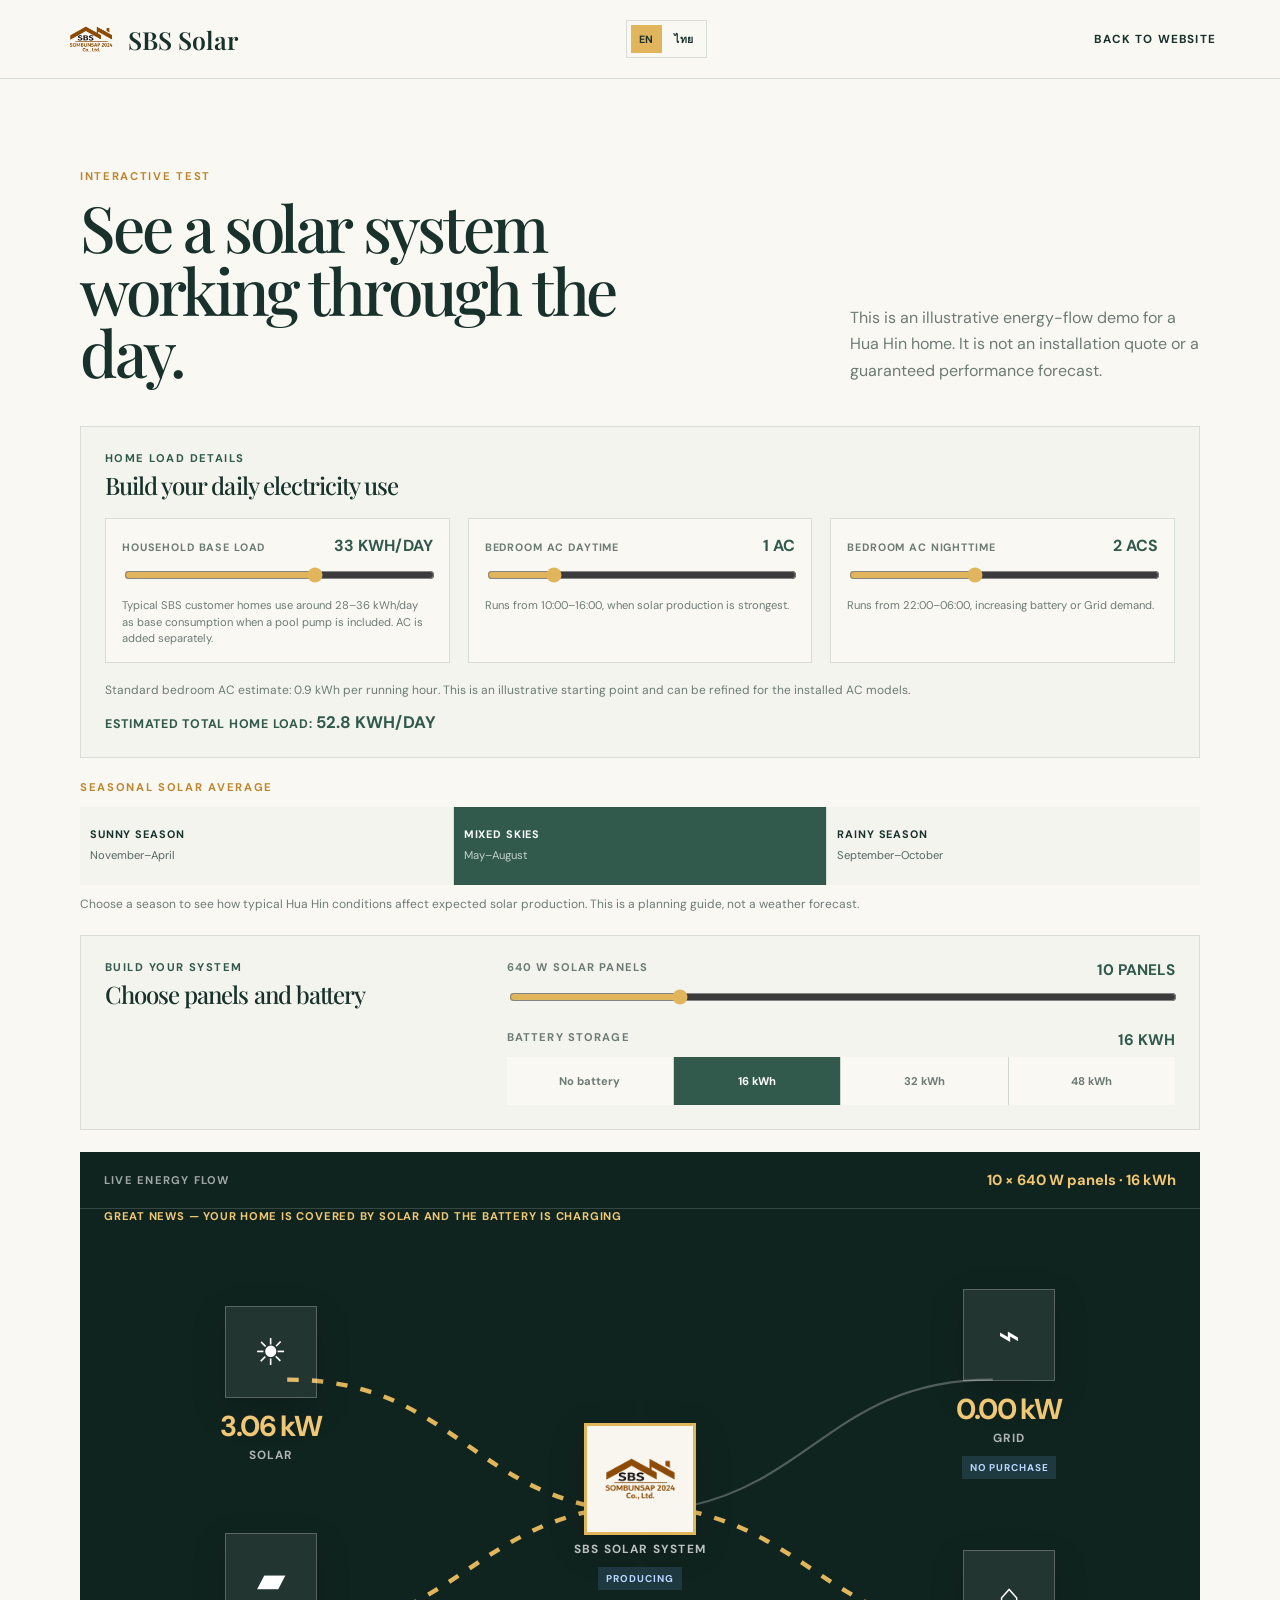
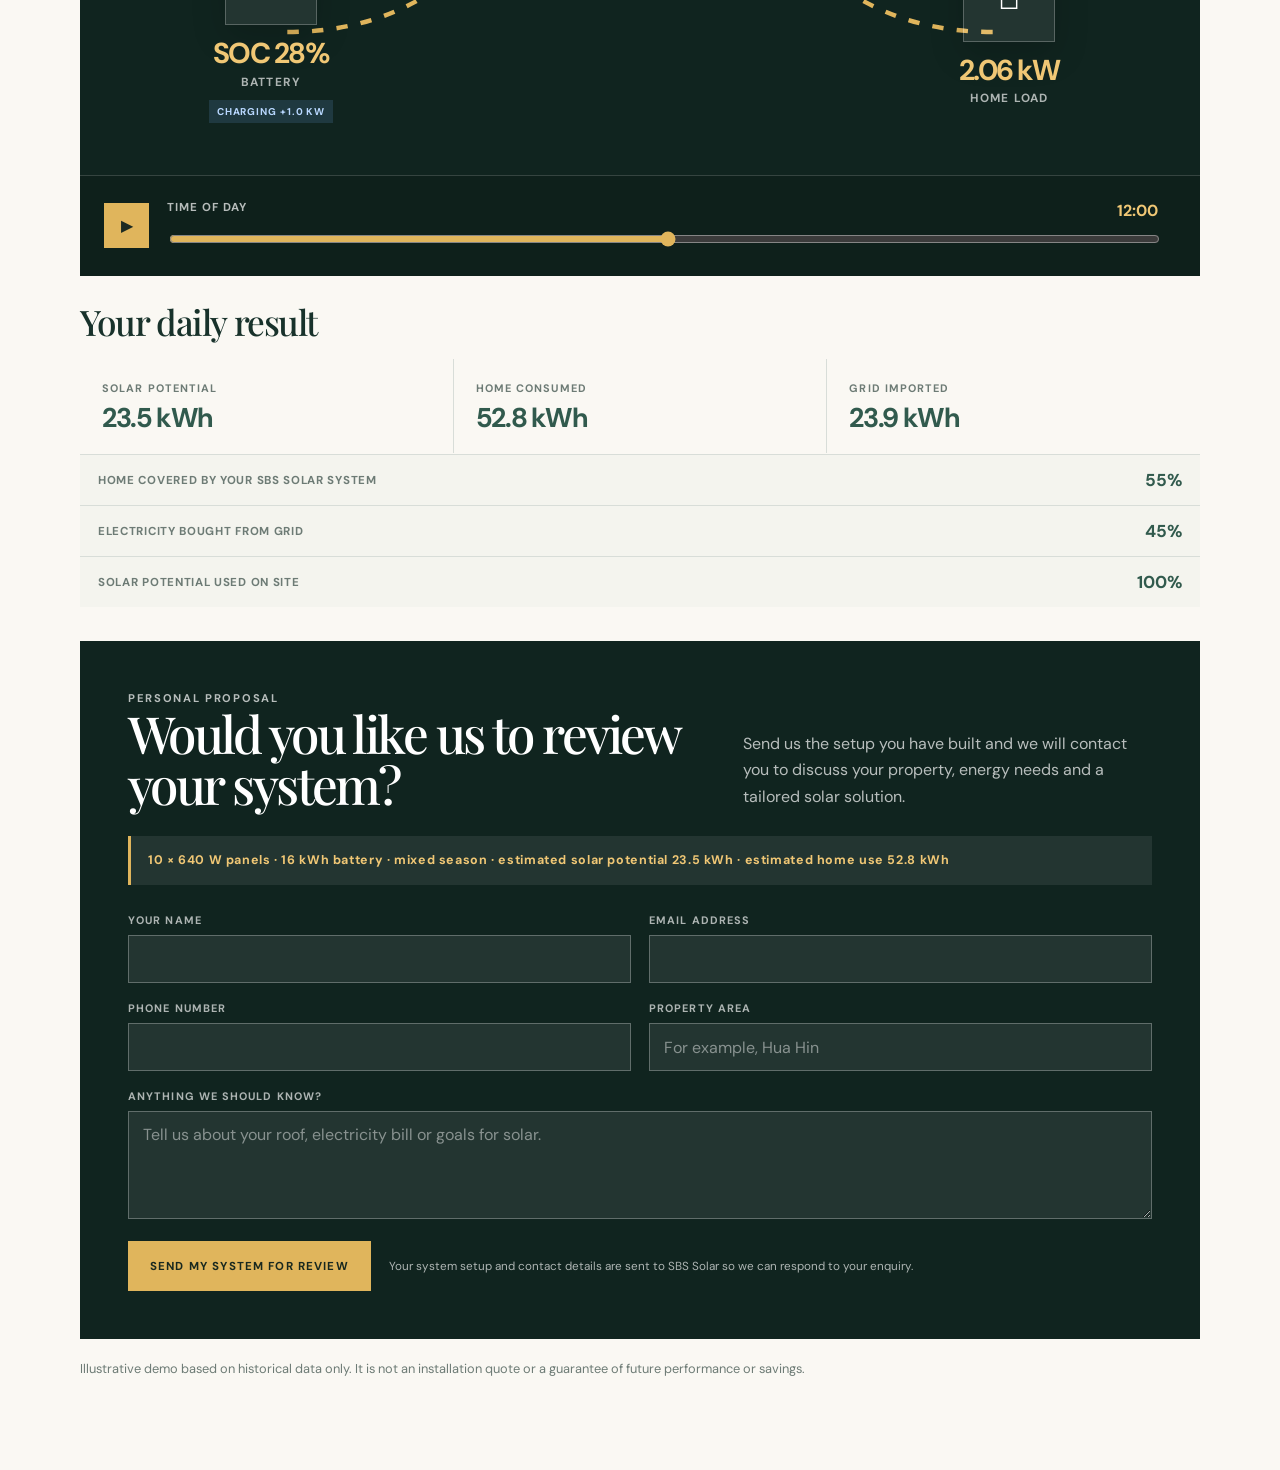
<file: energy-flow-demo.html>
<!DOCTYPE html>
<html lang="en">
<head>
    <!-- Google tag (gtag.js) -->
    <script async src="https://www.googletagmanager.com/gtag/js?id=G-6DM8T6DSWB"></script>
    <script>
        window.dataLayer = window.dataLayer || [];
        function gtag(){dataLayer.push(arguments);}
        gtag('js', new Date());
        gtag('config', 'G-6DM8T6DSWB');
    </script>
    <meta charset="UTF-8">
    <meta name="viewport" content="width=device-width, initial-scale=1.0">
    <title>Solar System Demo | SBS Solar</title>
    <meta name="description" content="An illustrative SBS Solar energy flow demo for a Hua Hin home.">
    <link rel="canonical" href="https://sbsolarservice.com/solar-system-demo/">
    <link rel="icon" href="favicon.svg" type="image/svg+xml">
    <link rel="preconnect" href="https://fonts.googleapis.com">
    <link rel="preconnect" href="https://fonts.gstatic.com" crossorigin>
    <link href="https://fonts.googleapis.com/css2?family=DM+Sans:wght@400;500;600;700&amp;family=Noto+Sans+Thai:wght@400;500;600;700&amp;family=Playfair+Display:wght@500;600&amp;display=swap" rel="stylesheet">
    <style>
        :root { --ink: #18322b; --deep: #10241f; --green: #315a4d; --sun: #e0b55c; --cream: #faf8f3; --mist: #e9eee9; --muted: #6d7b75; --blue: #72a7e8; }
        * { box-sizing: border-box; }
        body { margin: 0; background: var(--cream); color: var(--ink); font-family: "DM Sans", Arial, sans-serif; }
        a { color: inherit; }
        .demo-header { display: flex; justify-content: space-between; align-items: center; gap: 24px; padding: 20px 5vw; border-bottom: 1px solid #d9ddd8; }
        .brand { display: inline-flex; align-items: center; gap: 10px; font-family: "Playfair Display", Georgia, serif; font-size: 1.55rem; font-weight: 600; text-decoration: none; }
        .brand img { width: 54px; height: 38px; object-fit: contain; }
        .back-link { font-size: .73rem; font-weight: 700; letter-spacing: .1em; text-decoration: none; text-transform: uppercase; }
        .back-link:hover { color: var(--green); }
        .language-switcher { display: inline-flex; gap: 4px; padding: 4px; border: 1px solid #d9ddd8; background: var(--cream); }
        .language-switcher button { min-height: 28px; padding: 0 8px; border: 0; background: transparent; color: var(--ink); cursor: pointer; font: inherit; font-size: .66rem; font-weight: 700; letter-spacing: .06em; }
        .language-switcher button[aria-pressed="true"] { background: var(--sun); }
        html[lang="th"] body, html[lang="th"] h1, html[lang="th"] h2, html[lang="th"] .brand, html[lang="th"] .home-load-builder__title strong, html[lang="th"] .demo-build__title strong { font-family: "Noto Sans Thai", "DM Sans", Arial, sans-serif; letter-spacing: 0; }
        main { width: min(1120px, 90vw); margin: 0 auto; padding: clamp(52px, 8vw, 90px) 0; }
        .intro { display: flex; justify-content: space-between; gap: 36px; align-items: end; margin-bottom: 42px; }
        .eyebrow { margin: 0 0 13px; color: #bd8731; font-size: .7rem; font-weight: 700; letter-spacing: .15em; text-transform: uppercase; }
        h1 { max-width: 650px; margin: 0; font-family: "Playfair Display", Georgia, serif; font-size: clamp(2.5rem, 5vw, 4.8rem); font-weight: 500; letter-spacing: -.05em; line-height: .98; }
        .intro > p { max-width: 350px; margin: 0; color: var(--muted); line-height: 1.65; }
        .demo-profile-picker { display: grid; grid-template-columns: repeat(3, 1fr); gap: 1px; margin-bottom: 22px; background: #d8ddd8; }
        .demo-profile-picker button { min-height: 102px; padding: 18px; border: 0; background: #f4f4ee; color: var(--ink); font: inherit; text-align: left; cursor: pointer; transition: background .2s ease, color .2s ease; }
        .demo-profile-picker button:hover, .demo-profile-picker button:focus-visible, .demo-profile-picker button[aria-pressed="true"] { background: var(--green); color: white; }
        .demo-profile-picker strong, .demo-profile-picker span { display: block; }
        .demo-profile-picker strong { font-size: .78rem; letter-spacing: .12em; text-transform: uppercase; }
        .demo-profile-picker span { margin-top: 8px; font-size: .75rem; line-height: 1.4; opacity: .72; }
        .demo-profile-note { margin: -6px 0 22px; color: var(--muted); font-size: .77rem; line-height: 1.55; }
        .home-load-builder { margin: 0 0 22px; padding: 24px; border: 1px solid #d8ddd8; background: #f4f4ee; }
        .home-load-builder__title { margin: 0 0 20px; color: var(--green); font-size: .7rem; font-weight: 700; letter-spacing: .13em; text-transform: uppercase; }
        .home-load-builder__title strong { display: block; margin-top: 8px; color: var(--ink); font-family: "Playfair Display", Georgia, serif; font-size: 1.5rem; font-weight: 500; letter-spacing: -.04em; line-height: 1.05; text-transform: none; }
        .home-load-builder__controls { display: grid; grid-template-columns: repeat(3, 1fr); gap: 18px; }
        .home-load-builder__control { padding: 16px; border: 1px solid #d8ddd8; background: var(--cream); }
        .home-load-builder__label { display: flex; justify-content: space-between; gap: 12px; align-items: baseline; margin-bottom: 9px; color: var(--muted); font-size: .67rem; font-weight: 700; letter-spacing: .08em; text-transform: uppercase; }
        .home-load-builder__label output { color: var(--green); font-size: 1rem; letter-spacing: 0; }
        .home-load-builder__control p { margin: 9px 0 0; color: var(--muted); font-size: .7rem; line-height: 1.45; }
        .home-load-builder__note { margin: 18px 0 0; color: var(--muted); font-size: .75rem; line-height: 1.55; }
        .home-load-builder__total { margin: 11px 0 0; color: var(--green); font-size: .78rem; font-weight: 700; letter-spacing: .06em; text-transform: uppercase; }
        .home-load-builder__total strong { font-size: 1.05rem; letter-spacing: 0; }
        .demo-season-picker { display: grid; grid-template-columns: repeat(3, 1fr); gap: 1px; margin-bottom: 10px; background: #d8ddd8; }
        .demo-season-picker button { min-height: 78px; padding: 12px 10px; border: 0; background: #f4f4ee; color: var(--ink); font: inherit; text-align: left; cursor: pointer; }
        .demo-season-picker button:hover, .demo-season-picker button:focus-visible, .demo-season-picker button[aria-pressed="true"] { background: var(--green); color: white; }
        .demo-season-picker strong, .demo-season-picker span { display: block; }
        .demo-season-picker strong { font-size: .68rem; letter-spacing: .08em; text-transform: uppercase; }
        .demo-season-picker span { margin-top: 7px; font-size: .7rem; line-height: 1.4; opacity: .72; }
        .demo-season-note { margin: 0 0 22px; color: var(--muted); font-size: .75rem; line-height: 1.55; }
        .demo-build { display: grid; grid-template-columns: .72fr 1.28fr; gap: 26px; align-items: start; margin-bottom: 22px; padding: 24px; border: 1px solid #d8ddd8; background: #f4f4ee; }
        .demo-build__title { margin: 0; color: var(--green); font-size: .7rem; font-weight: 700; letter-spacing: .13em; text-transform: uppercase; }
        .demo-build__title strong { display: block; margin-top: 8px; color: var(--ink); font-family: "Playfair Display", Georgia, serif; font-size: 1.5rem; font-weight: 500; letter-spacing: -.04em; line-height: 1.05; text-transform: none; }
        .demo-build__controls { display: grid; gap: 20px; }
        .demo-build__label { display: flex; justify-content: space-between; gap: 16px; margin-bottom: 7px; color: var(--muted); font-size: .7rem; font-weight: 700; letter-spacing: .1em; text-transform: uppercase; }
        .demo-build__label output { color: var(--green); font-size: .96rem; letter-spacing: 0; }
        .demo-battery-options { display: grid; grid-template-columns: repeat(4, 1fr); gap: 1px; background: #cfd7d0; }
        .demo-battery-options button { min-height: 48px; border: 0; background: var(--cream); color: var(--muted); font: inherit; font-size: .7rem; font-weight: 700; cursor: pointer; }
        .demo-battery-options button:hover, .demo-battery-options button:focus-visible, .demo-battery-options button[aria-pressed="true"] { background: var(--green); color: white; }
        .demo-shell { overflow: hidden; background: var(--deep); color: white; }
        .system-bar { display: flex; justify-content: space-between; gap: 18px; align-items: center; padding: 18px 24px; border-bottom: 1px solid rgba(255,255,255,.16); }
        .system-bar span { color: rgba(255,255,255,.6); font-size: .7rem; font-weight: 700; letter-spacing: .11em; text-transform: uppercase; }
        .system-bar strong { color: #f0c775; font-size: .92rem; }
        .curtailment-notice { min-height: 18px; margin: 0; padding: 0 24px 14px; color: #f0c775; font-size: .7rem; font-weight: 700; letter-spacing: .07em; text-transform: uppercase; }
        .flow-stage { position: relative; min-height: 490px; padding: 52px clamp(22px, 5vw, 70px); }
        .flow-lines { position: absolute; inset: 0; width: 100%; height: 100%; pointer-events: none; }
        .flow-lines path { fill: none; stroke: rgba(255,255,255,.27); stroke-width: 2; transition: stroke .25s ease, stroke-width .25s ease; }
        .flow-lines path.active { stroke: var(--sun); stroke-width: 4; stroke-dasharray: 10 12; animation: move-dashes 1.1s linear infinite; }
        .flow-lines path.grid-active { stroke: var(--blue); }
        @keyframes move-dashes { to { stroke-dashoffset: -22; } }
        .flow-grid { position: relative; display: grid; grid-template-columns: 1fr 1.1fr 1fr; grid-template-rows: 1fr 1fr; gap: 54px 8vw; min-height: 385px; align-items: center; }
        .flow-node { position: relative; z-index: 1; display: grid; justify-items: center; text-align: center; }
        .flow-node--solar { grid-column: 1; grid-row: 1; }
        .flow-node--grid { grid-column: 3; grid-row: 1; }
        .flow-node--battery { grid-column: 1; grid-row: 2; }
        .flow-node--home { grid-column: 3; grid-row: 2; }
        .flow-node--inverter { grid-column: 2; grid-row: 1 / -1; }
        .node-icon { display: grid; width: 92px; height: 92px; place-items: center; border: 1px solid rgba(255,255,255,.24); background: rgba(255,255,255,.08); box-shadow: 0 12px 34px rgba(0,0,0,.17); color: white; font-size: 2.3rem; }
        .flow-node--inverter .node-icon { width: 112px; height: 112px; border: 3px solid var(--sun); background: #f8f6ef; color: var(--ink); font-size: 2.7rem; }
        .flow-node--inverter .node-icon img { width: 88px; height: 62px; object-fit: contain; }
        .node-value { margin: 14px 0 0; color: #f0c775; font-size: clamp(1.2rem, 2.6vw, 1.8rem); font-weight: 700; letter-spacing: -.05em; line-height: 1; }
        .node-label { margin: 6px 0 0; color: rgba(255,255,255,.66); font-size: .74rem; font-weight: 700; letter-spacing: .1em; text-transform: uppercase; }
        .flow-node--inverter .node-label { color: rgba(255,255,255,.72); }
        .status-pill { display: inline-flex; margin-top: 10px; padding: 5px 8px; background: rgba(114,167,232,.16); color: #b9d8ff; font-size: .62rem; font-weight: 700; letter-spacing: .09em; text-transform: uppercase; }
        .demo-controls { display: grid; grid-template-columns: auto 1fr auto; gap: 18px; align-items: center; padding: 24px; border-top: 1px solid rgba(255,255,255,.16); background: rgba(0,0,0,.12); }
        .play-button { display: grid; width: 45px; height: 45px; place-items: center; border: 0; background: var(--sun); color: #1c2a22; font: inherit; font-size: 1rem; cursor: pointer; }
        .play-button:hover { background: #c99239; }
        .time-control label { display: flex; justify-content: space-between; gap: 12px; margin-bottom: 8px; color: rgba(255,255,255,.7); font-size: .72rem; font-weight: 700; letter-spacing: .09em; text-transform: uppercase; }
        .time-control output { color: #f0c775; font-size: 1rem; letter-spacing: 0; }
        input[type="range"] { width: 100%; accent-color: var(--sun); cursor: ew-resize; }
        .day-results { margin-top: 22px; }
        .day-results h2 { margin: 0 0 14px; color: var(--ink); font-family: "Playfair Display", Georgia, serif; font-size: clamp(1.6rem, 3vw, 2.2rem); font-weight: 500; letter-spacing: -.04em; }
        .day-summary { display: grid; grid-template-columns: repeat(3, 1fr); gap: 1px; background: #d8ddd8; }
        .summary-item { padding: 22px; background: var(--cream); }
        .summary-item span { display: block; color: var(--muted); font-size: .68rem; font-weight: 700; letter-spacing: .1em; text-transform: uppercase; }
        .summary-item strong { display: block; margin-top: 9px; color: var(--green); font-size: 1.7rem; letter-spacing: -.05em; line-height: 1; }
        .energy-percentages { width: 100%; margin-top: 1px; border-collapse: collapse; background: #f4f4ee; }
        .energy-percentages th, .energy-percentages td { padding: 14px 18px; border-top: 1px solid #d8ddd8; text-align: left; }
        .energy-percentages th { color: var(--muted); font-size: .72rem; font-weight: 700; letter-spacing: .06em; text-transform: uppercase; }
        .energy-percentages td { width: 88px; color: var(--green); font-size: 1.08rem; font-weight: 700; text-align: right; }
        .system-enquiry { margin-top: 34px; padding: clamp(26px, 5vw, 48px); background: var(--deep); color: white; }
        .system-enquiry__heading { display: grid; grid-template-columns: minmax(0, 1fr) minmax(250px, .7fr); gap: 30px; align-items: end; }
        .system-enquiry__heading h2 { margin: 0; font-family: "Playfair Display", Georgia, serif; font-size: clamp(2rem, 4vw, 3.25rem); font-weight: 500; letter-spacing: -.05em; line-height: 1; }
        .system-enquiry__heading p { margin: 0; color: rgba(255,255,255,.7); line-height: 1.65; }
        .system-enquiry__summary { margin: 26px 0 0; padding: 15px 17px; border-left: 3px solid var(--sun); background: rgba(255,255,255,.08); color: #f0c775; font-size: .78rem; font-weight: 700; letter-spacing: .05em; line-height: 1.55; }
        .system-enquiry__form { display: grid; grid-template-columns: repeat(2, 1fr); gap: 18px; margin-top: 28px; }
        .system-enquiry__field { display: grid; gap: 8px; }
        .system-enquiry__field--wide { grid-column: 1 / -1; }
        .system-enquiry__field span { color: rgba(255,255,255,.66); font-size: .68rem; font-weight: 700; letter-spacing: .1em; text-transform: uppercase; }
        .system-enquiry input, .system-enquiry textarea { width: 100%; min-height: 48px; padding: 12px 14px; border: 1px solid rgba(255,255,255,.28); border-radius: 0; background: rgba(255,255,255,.08); color: white; font: inherit; }
        .system-enquiry textarea { min-height: 108px; resize: vertical; }
        .system-enquiry input::placeholder, .system-enquiry textarea::placeholder { color: rgba(255,255,255,.46); }
        .system-enquiry input:focus, .system-enquiry textarea:focus { outline: 2px solid var(--sun); outline-offset: 2px; }
        .system-enquiry__footer { display: flex; flex-wrap: wrap; align-items: center; gap: 18px; margin-top: 22px; }
        .system-enquiry__submit { min-height: 50px; padding: 0 22px; border: 0; background: var(--sun); color: #18281f; font: inherit; font-size: .72rem; font-weight: 700; letter-spacing: .1em; text-transform: uppercase; cursor: pointer; }
        .system-enquiry__submit:hover, .system-enquiry__submit:focus-visible { background: #c99239; }
        .system-enquiry__privacy, .system-enquiry__feedback { margin: 0; color: rgba(255,255,255,.66); font-size: .73rem; line-height: 1.5; }
        .system-enquiry__feedback { color: #f0c775; }
        .note { margin: 20px 0 0; color: var(--muted); font-size: .8rem; line-height: 1.6; }
        @media (max-width: 700px) {
            .demo-header { gap: 14px; padding: 16px 5vw; }
            .brand { gap: 7px; font-size: 1.3rem; }
            .brand img { width: 42px; height: 30px; }
            .back-link { font-size: .62rem; }
            .language-switcher { gap: 2px; padding: 3px; }
            .language-switcher button { min-height: 26px; padding: 0 5px; font-size: .58rem; }
            .intro { display: block; }
            .intro > p { margin-top: 22px; }
            .demo-profile-picker button { min-height: 108px; padding: 13px 9px; }
            .demo-season-picker { grid-template-columns: repeat(2, 1fr); }
            .home-load-builder { padding: 20px; }
            .home-load-builder__controls { grid-template-columns: 1fr; gap: 10px; }
            .demo-build { grid-template-columns: 1fr; gap: 20px; padding: 20px; }
            .demo-battery-options { grid-template-columns: repeat(2, 1fr); }
            .flow-stage { min-height: 640px; padding: 36px 17px; }
            .flow-grid { grid-template-columns: 1fr 1fr; grid-template-rows: 1fr 1fr 1fr; gap: 30px 18px; min-height: 550px; }
            .flow-node--solar { grid-column: 1; grid-row: 1; }
            .flow-node--grid { grid-column: 2; grid-row: 1; }
            .flow-node--inverter { grid-column: 1 / -1; grid-row: 2; }
            .flow-node--battery { grid-column: 1; grid-row: 3; }
            .flow-node--home { grid-column: 2; grid-row: 3; }
            .flow-lines { display: none; }
            .node-icon { width: 72px; height: 72px; font-size: 1.8rem; }
            .flow-node--inverter .node-icon { width: 92px; height: 92px; font-size: 2.2rem; }
            .flow-node--inverter .node-icon img { width: 72px; height: 52px; }
            .demo-controls { grid-template-columns: auto 1fr; }
            .day-summary { grid-template-columns: 1fr; }
            .energy-percentages th, .energy-percentages td { padding: 13px 14px; }
            .system-enquiry__heading, .system-enquiry__form { grid-template-columns: 1fr; }
            .system-enquiry__field--wide { grid-column: auto; }
        }
    </style>
</head>
<body>
    <header class="demo-header">
        <a class="brand" href="index.html">
            <img src="images/sombunsap-logo-dark-gold-sbs-black.png" alt="" aria-hidden="true">
            <span>SBS Solar</span>
        </a>
        <div class="language-switcher" aria-label="Choose language">
            <button type="button" data-language="en" aria-pressed="true">EN</button>
            <button type="button" data-language="th" aria-pressed="false">ไทย</button>
        </div>
        <a class="back-link" href="index.html">Back to website</a>
    </header>
    <main>
        <div class="intro">
            <div>
                <p class="eyebrow">Interactive test</p>
                <h1>See a solar system working through the day.</h1>
            </div>
            <p>This is an illustrative energy-flow demo for a Hua Hin home. It is not an installation quote or a guaranteed performance forecast.</p>
        </div>

        <section class="home-load-builder" aria-labelledby="home-load-builder-title">
            <p id="home-load-builder-title" class="home-load-builder__title">Home load details<strong>Build your daily electricity use</strong></p>
            <div class="home-load-builder__controls">
                <div class="home-load-builder__control">
                    <label class="home-load-builder__label" for="demo-base-load"><span>Household base load</span><output id="demo-base-load-output" for="demo-base-load">33 kWh/day</output></label>
                    <input id="demo-base-load" type="range" min="5" max="50" value="33" step="1">
                    <p>Typical SBS customer homes use around 28–36 kWh/day as base consumption when a pool pump is included. AC is added separately.</p>
                </div>
                <div class="home-load-builder__control">
                    <label class="home-load-builder__label" for="demo-day-ac"><span>Bedroom AC daytime</span><output id="demo-day-ac-output" for="demo-day-ac">1 AC</output></label>
                    <input id="demo-day-ac" type="range" min="0" max="5" value="1" step="1">
                    <p>Runs from 10:00–16:00, when solar production is strongest.</p>
                </div>
                <div class="home-load-builder__control">
                    <label class="home-load-builder__label" for="demo-night-ac"><span>Bedroom AC nighttime</span><output id="demo-night-ac-output" for="demo-night-ac">2 ACs</output></label>
                    <input id="demo-night-ac" type="range" min="0" max="5" value="2" step="1">
                    <p>Runs from 22:00–06:00, increasing battery or Grid demand.</p>
                </div>
            </div>
            <p class="home-load-builder__note">Standard bedroom AC estimate: 0.9 kWh per running hour. This is an illustrative starting point and can be refined for the installed AC models.</p>
            <p class="home-load-builder__total">Estimated total Home Load: <strong id="demo-total-home-load">52.8 kWh/day</strong></p>
        </section>

        <section aria-labelledby="demo-season-title">
            <p id="demo-season-title" class="eyebrow">Seasonal solar average</p>
            <div class="demo-season-picker" role="group" aria-label="Choose a seasonal solar average">
                <button type="button" data-demo-season="sunny" aria-pressed="false"><strong>Sunny season</strong><span>November–April</span></button>
                <button type="button" data-demo-season="mixed" aria-pressed="true"><strong>Mixed skies</strong><span>May–August</span></button>
                <button type="button" data-demo-season="rainy" aria-pressed="false"><strong>Rainy season</strong><span>September–October</span></button>
            </div>
            <p class="demo-season-note">Choose a season to see how typical Hua Hin conditions affect expected solar production. This is a planning guide, not a weather forecast.</p>
        </section>

        <section class="demo-build" aria-label="Build your system">
            <p class="demo-build__title">Build your system<strong>Choose panels and battery</strong></p>
            <div class="demo-build__controls">
                <div>
                    <label class="demo-build__label" for="demo-panel-count"><span>640 W solar panels</span><output id="demo-panel-count-output" for="demo-panel-count">10 panels</output></label>
                    <input id="demo-panel-count" type="range" min="0" max="40" value="10" step="1">
                </div>
                <div>
                    <div class="demo-build__label"><span>Battery storage</span><output id="demo-battery-output">16 kWh</output></div>
                    <div class="demo-battery-options" role="group" aria-label="Choose battery storage">
                        <button type="button" data-demo-battery="0" aria-pressed="false">No battery</button>
                        <button type="button" data-demo-battery="16" aria-pressed="true">16 kWh</button>
                        <button type="button" data-demo-battery="32" aria-pressed="false">32 kWh</button>
                        <button type="button" data-demo-battery="48" aria-pressed="false">48 kWh</button>
                    </div>
                </div>
            </div>
        </section>

        <section class="demo-shell" aria-labelledby="flow-title">
            <div class="system-bar">
                <span id="flow-title">Live energy flow</span>
                <strong id="system-summary">10 × 640 W panels · 16 kWh battery</strong>
            </div>
            <p id="curtailment-notice" class="curtailment-notice" aria-live="polite"></p>
            <div class="flow-stage">
                <svg class="flow-lines" viewBox="0 0 1000 490" preserveAspectRatio="none" aria-hidden="true">
                    <path id="line-solar" d="M185 130 C320 130 345 220 455 245"></path>
                    <path id="line-grid" d="M815 130 C680 130 655 220 545 245"></path>
                    <path id="line-battery" d="M185 360 C320 360 345 275 455 250"></path>
                    <path id="line-home" d="M545 250 C655 275 680 360 815 360"></path>
                </svg>
                <div class="flow-grid">
                    <article class="flow-node flow-node--solar">
                        <div class="node-icon" aria-hidden="true">☀</div>
                        <strong id="solar-value" class="node-value">0.00 kW</strong>
                        <p class="node-label">Solar</p>
                    </article>
                    <article class="flow-node flow-node--grid">
                        <div class="node-icon" aria-hidden="true">⌁</div>
                        <strong id="grid-value" class="node-value">0.00 kW</strong>
                        <p class="node-label">Grid</p>
                        <span id="grid-status" class="status-pill">On grid</span>
                    </article>
                    <article class="flow-node flow-node--inverter">
                        <div class="node-icon" aria-hidden="true"><img src="images/sombunsap-logo-dark-gold-sbs-black.png" alt=""></div>
                        <p class="node-label">SBS Solar system</p>
                        <span id="system-status" class="status-pill">Standby</span>
                    </article>
                    <article class="flow-node flow-node--battery">
                        <div class="node-icon" aria-hidden="true">▰</div>
                        <strong id="battery-value" class="node-value">SOC 50%</strong>
                        <p class="node-label">Battery</p>
                        <span id="battery-status" class="status-pill">Idle</span>
                    </article>
                    <article class="flow-node flow-node--home">
                        <div class="node-icon" aria-hidden="true">⌂</div>
                        <strong id="home-value" class="node-value">0.00 kW</strong>
                        <p class="node-label">Home load</p>
                    </article>
                </div>
            </div>
            <div class="demo-controls">
                <button id="play-button" class="play-button" type="button" aria-label="Play daily simulation" aria-pressed="false">▶</button>
                <div class="time-control">
                    <label for="time-slider"><span>Time of day</span><output id="time-label" for="time-slider">12:00</output></label>
                    <input id="time-slider" type="range" min="0" max="1430" value="720" step="10">
                </div>
            </div>
        </section>

        <section class="day-results" aria-labelledby="daily-results-title">
            <h2 id="daily-results-title">Your daily result</h2>
            <div class="day-summary">
                <div class="summary-item"><span>Solar potential</span><strong id="daily-solar">0.0 kWh</strong></div>
                <div class="summary-item"><span>Home consumed</span><strong id="daily-load">0.0 kWh</strong></div>
                <div class="summary-item"><span>Grid imported</span><strong id="daily-grid">0.0 kWh</strong></div>
            </div>
            <table class="energy-percentages" aria-label="Daily energy percentages">
                <tbody>
                    <tr><th scope="row">Home covered by your SBS Solar system</th><td id="percent-system-cover">0%</td></tr>
                    <tr><th scope="row">Electricity bought from Grid</th><td id="percent-grid-use">0%</td></tr>
                    <tr><th scope="row">Solar potential used on site</th><td id="percent-solar-used">0%</td></tr>
                </tbody>
            </table>
        </section>
        <section class="system-enquiry" aria-labelledby="system-enquiry-title">
            <div class="system-enquiry__heading">
                <div>
                    <p class="eyebrow">Personal proposal</p>
                    <h2 id="system-enquiry-title">Would you like us to review your system?</h2>
                </div>
                <p>Send us the setup you have built and we will contact you to discuss your property, energy needs and a tailored solar solution.</p>
            </div>
            <p id="enquiry-summary" class="system-enquiry__summary">Your selected system will appear here.</p>
            <form id="system-enquiry-form" class="system-enquiry__form">
                <input type="checkbox" name="botcheck" tabindex="-1" autocomplete="off" style="display: none" aria-hidden="true">
                <label class="system-enquiry__field" for="enquiry-name"><span>Your name</span><input id="enquiry-name" name="name" type="text" autocomplete="name" required></label>
                <label class="system-enquiry__field" for="enquiry-email"><span>Email address</span><input id="enquiry-email" name="email" type="email" autocomplete="email" required></label>
                <label class="system-enquiry__field" for="enquiry-phone"><span>Phone number</span><input id="enquiry-phone" name="phone" type="tel" autocomplete="tel" required></label>
                <label class="system-enquiry__field" for="enquiry-location"><span>Property area</span><input id="enquiry-location" name="location" type="text" placeholder="For example, Hua Hin" autocomplete="address-level2"></label>
                <label class="system-enquiry__field system-enquiry__field--wide" for="enquiry-message"><span>Anything we should know?</span><textarea id="enquiry-message" name="message" placeholder="Tell us about your roof, electricity bill or goals for solar."></textarea></label>
            </form>
            <div class="system-enquiry__footer">
                <button class="system-enquiry__submit" type="submit" form="system-enquiry-form">Send my system for review</button>
                <p class="system-enquiry__privacy">Your system setup and contact details are sent to SBS Solar so we can respond to your enquiry.</p>
                <p id="enquiry-feedback" class="system-enquiry__feedback" role="status" aria-live="polite"></p>
            </div>
        </section>
        <p class="note" data-demo-disclaimer>Illustrative demo based on historical data only. It is not an installation quote or a guarantee of future performance or savings.</p>
    </main>
    <script src="demo-language.js"></script>
    <script>
        const minutesPerStep = 10;
        const minSoc = 10;
        const maxBatteryPower = 5000;
        const panelWatts = 640;
        const systemEfficiency = 0.8;
        const daylightHours = 12;
        const standardAcWatts = 900;
        const daytimeAcHours = 6;
        const nighttimeAcHours = 8;
        const timeline = [];
        const supportedBatterySizes = [0, 16, 32, 48];
        const demoSeasons = {
            sunny: { sunHours: 6.0 },
            mixed: { sunHours: 4.6 },
            rainy: { sunHours: 2.5 }
        };
        let activeDemoSeason = "mixed";
        let demoConfig = { panels: 10, battery: 16, baseLoad: 33, dayAcCount: 1, nightAcCount: 2, sunHours: 4.6 };
        let autoPlay = null;

        const demoLocale = (key, fallback, ...args) => window.demoI18n?.dynamic(key, ...args) || fallback;

        const gaussian = (value, centre, width) => Math.exp(-Math.pow((value - centre) / width, 2));
        const formatTime = (minute) => `${String(Math.floor(minute / 60)).padStart(2, "0")}:${String(minute % 60).padStart(2, "0")}`;
        const setLineActive = (id, isActive, gridLine = false) => document.getElementById(id).className.baseVal = isActive ? `active${gridLine ? " grid-active" : ""}` : "";
        const formatAcCount = (count) => demoLocale("ac", count === 0 ? "No AC" : `${count} ${count === 1 ? "AC" : "ACs"}`, count);
        const getEstimatedHomeLoad = () => demoConfig.baseLoad + (demoConfig.dayAcCount * standardAcWatts / 1000 * daytimeAcHours) + (demoConfig.nightAcCount * standardAcWatts / 1000 * nighttimeAcHours);

        function buildTimeline() {
            timeline.length = 0;
            const batteryCapacityWh = demoConfig.battery * 1000;
            const loadProfile = [];
            let loadProfileTotal = 0;
            for (let minute = 0; minute < 1440; minute += minutesPerStep) {
                const hour = minute / 60;
                const rawLoad = 0.43 + 0.42 * gaussian(hour, 7.5, 1.6) + 1.45 * gaussian(hour, 19.2, 2.5) + 0.28 * gaussian(hour, 13, 3.5);
                loadProfile.push(rawLoad);
                loadProfileTotal += rawLoad;
            }
            const baseLoadScale = (demoConfig.baseLoad * 1000) / (loadProfileTotal * (minutesPerStep / 60));
            let storedWh = batteryCapacityWh * 0.5;
            let totalSolarWh = 0;
            let totalPotentialSolarWh = 0;
            let totalLoadWh = 0;
            let totalGridWh = 0;
            let totalCurtailedWh = 0;
            const solarPeakW = demoConfig.panels * panelWatts * systemEfficiency * demoConfig.sunHours / (2 * daylightHours / Math.PI);

            loadProfile.forEach((rawLoad, index) => {
                const minute = index * minutesPerStep;
                const daylightProgress = (minute - 390) / 720;
                const availableSolarW = daylightProgress > 0 && daylightProgress < 1 ? solarPeakW * Math.sin(Math.PI * daylightProgress) : 0;
                totalPotentialSolarWh += availableSolarW * (minutesPerStep / 60);
                let solarW = availableSolarW;
                const hour = minute / 60;
                const daytimeAcW = hour >= 10 && hour < 16 ? demoConfig.dayAcCount * standardAcWatts : 0;
                const nighttimeAcW = hour >= 22 || hour < 6 ? demoConfig.nightAcCount * standardAcWatts : 0;
                const loadW = rawLoad * baseLoadScale + daytimeAcW + nighttimeAcW;
                let remainingW = solarW - loadW;
                let batteryW = 0;
                let gridW = 0;
                let curtailedW = 0;

                if (remainingW > 0 && storedWh < batteryCapacityWh) {
                    batteryW = Math.min(remainingW, maxBatteryPower, (batteryCapacityWh - storedWh) / ((minutesPerStep / 60) * 0.94));
                    storedWh += batteryW * (minutesPerStep / 60) * 0.94;
                    remainingW -= batteryW;
                } else if (remainingW < 0 && storedWh > batteryCapacityWh * (minSoc / 100)) {
                    const availableW = (storedWh - batteryCapacityWh * (minSoc / 100)) * 0.94 / (minutesPerStep / 60);
                    batteryW = -Math.min(Math.abs(remainingW), maxBatteryPower, availableW);
                    storedWh += batteryW * (minutesPerStep / 60) / 0.94;
                    remainingW -= batteryW;
                }

                if (remainingW > 0) {
                    curtailedW = remainingW;
                    solarW -= curtailedW;
                    remainingW = 0;
                }
                gridW = remainingW;
                totalSolarWh += solarW * (minutesPerStep / 60);
                totalLoadWh += loadW * (minutesPerStep / 60);
                totalGridWh += Math.max(0, -gridW) * (minutesPerStep / 60);
                totalCurtailedWh += curtailedW * (minutesPerStep / 60);
                timeline.push({ minute, solarW, loadW, batteryW, gridW, curtailedW, soc: batteryCapacityWh ? Math.round((storedWh / batteryCapacityWh) * 100) : 0 });
            });
            document.getElementById("daily-solar").textContent = `${(totalPotentialSolarWh / 1000).toFixed(1)} kWh`;
            document.getElementById("daily-load").textContent = `${(totalLoadWh / 1000).toFixed(1)} kWh`;
            document.getElementById("daily-grid").textContent = `${(totalGridWh / 1000).toFixed(1)} kWh`;
            const systemCoverage = totalLoadWh ? Math.max(0, 100 - (totalGridWh / totalLoadWh) * 100) : 0;
            const gridUse = totalLoadWh ? (totalGridWh / totalLoadWh) * 100 : 0;
            const solarUsedOnSite = totalPotentialSolarWh ? (totalSolarWh / totalPotentialSolarWh) * 100 : 0;
            document.getElementById("percent-system-cover").textContent = `${Math.round(systemCoverage)}%`;
            document.getElementById("percent-grid-use").textContent = `${Math.round(gridUse)}%`;
            document.getElementById("percent-solar-used").textContent = `${Math.round(solarUsedOnSite)}%`;
        }

        function syncDemoControls() {
            const batteryLabel = demoConfig.battery === 0 ? demoLocale("noBattery", "No battery") : `${demoConfig.battery} kWh`;
            document.querySelectorAll("[data-demo-battery]").forEach((button) => {
                button.setAttribute("aria-pressed", String(Number(button.dataset.demoBattery) === demoConfig.battery));
            });
            document.querySelectorAll("[data-demo-season]").forEach((button) => {
                button.setAttribute("aria-pressed", String(button.dataset.demoSeason === activeDemoSeason));
            });
            document.getElementById("demo-panel-count").value = demoConfig.panels;
            document.getElementById("demo-panel-count-output").textContent = demoLocale("panel", `${demoConfig.panels} ${demoConfig.panels === 1 ? "panel" : "panels"}`, demoConfig.panels);
            document.getElementById("demo-base-load").value = demoConfig.baseLoad;
            document.getElementById("demo-base-load-output").textContent = `${demoConfig.baseLoad} kWh/day`;
            document.getElementById("demo-day-ac").value = demoConfig.dayAcCount;
            document.getElementById("demo-day-ac-output").textContent = formatAcCount(demoConfig.dayAcCount);
            document.getElementById("demo-night-ac").value = demoConfig.nightAcCount;
            document.getElementById("demo-night-ac-output").textContent = formatAcCount(demoConfig.nightAcCount);
            document.getElementById("demo-total-home-load").textContent = `${getEstimatedHomeLoad().toFixed(1)} kWh/day`;
            document.getElementById("demo-battery-output").textContent = batteryLabel;
            const summaryBatteryLabel = demoConfig.battery === 0 ? demoLocale("noBattery", "no battery") : batteryLabel;
            document.getElementById("system-summary").textContent = demoLocale("systemSummary", `${demoConfig.panels} × 640 W panels · ${summaryBatteryLabel}`, demoConfig.panels, summaryBatteryLabel);
        }

        function updateBuildSystem() {
            syncDemoControls();
            buildTimeline();
            syncEnquirySummary();
            updateFlow();
        }

        function syncEnquirySummary() {
            const batteryLabel = demoConfig.battery === 0 ? demoLocale("noBattery", "No battery") : demoLocale("battery", `${demoConfig.battery} kWh battery`, demoConfig.battery);
            const seasonLabel = activeDemoSeason === "custom" ? demoLocale("sunHours", `${demoConfig.sunHours.toFixed(1)} sun hours/day`, demoConfig.sunHours) : demoLocale("season", `${activeDemoSeason} season`, activeDemoSeason);
            const solarPotential = document.getElementById("daily-solar").textContent;
            const homeLoad = document.getElementById("daily-load").textContent;
            document.getElementById("enquiry-summary").textContent = demoLocale("enquirySummary", `${demoConfig.panels} × 640 W panels · ${batteryLabel} · ${seasonLabel} · estimated solar potential ${solarPotential} · estimated home use ${homeLoad}`, demoConfig.panels, batteryLabel, seasonLabel, solarPotential, homeLoad);
        }

        function useDemoSeason(seasonName) {
            const season = demoSeasons[seasonName];
            if (!season) return;
            activeDemoSeason = seasonName;
            demoConfig.sunHours = season.sunHours;
            updateBuildSystem();
        }

        function updateFlow() {
            const minute = Number(document.getElementById("time-slider").value);
            const data = timeline[minute / minutesPerStep];
            if (!data) return;
            document.getElementById("time-label").textContent = formatTime(minute);
            document.getElementById("solar-value").textContent = `${(data.solarW / 1000).toFixed(2)} kW`;
            document.getElementById("home-value").textContent = `${(data.loadW / 1000).toFixed(2)} kW`;
            document.getElementById("battery-value").textContent = demoConfig.battery === 0 ? demoLocale("noBattery", "No battery") : `SOC ${data.soc}%`;
            const gridImporting = data.gridW < 0;
            document.getElementById("grid-value").textContent = `${(Math.abs(data.gridW) / 1000).toFixed(2)} kW`;
            document.getElementById("grid-status").textContent = gridImporting ? demoLocale("gridBuying", "Buying power") : demoLocale("gridNone", "No purchase");
            const batteryLine = document.getElementById("line-battery");
            if (demoConfig.battery === 0) {
                batteryLine.setAttribute("d", "M185 360 C320 360 345 275 455 250");
                document.getElementById("battery-status").textContent = demoLocale("batteryNotInstalled", "Not installed");
            } else if (data.batteryW > 20) {
                batteryLine.setAttribute("d", "M455 250 C345 275 320 360 185 360");
                document.getElementById("battery-status").textContent = data.soc >= 100 ? demoLocale("batteryChargeComplete", "Charge complete") : demoLocale("batteryCharging", `Charging +${(data.batteryW / 1000).toFixed(1)} kW`, data.batteryW / 1000);
            } else if (data.batteryW < -20) {
                batteryLine.setAttribute("d", "M185 360 C320 360 345 275 455 250");
                document.getElementById("battery-status").textContent = demoLocale("batteryDischarging", `Discharging −${Math.abs(data.batteryW / 1000).toFixed(1)} kW`, Math.abs(data.batteryW / 1000));
            } else {
                batteryLine.setAttribute("d", "M185 360 C320 360 345 275 455 250");
                document.getElementById("battery-status").textContent = data.soc >= 100 ? demoLocale("batteryFull", "Full") : demoLocale("batteryIdle", "Idle");
            }
            document.getElementById("system-status").textContent = data.curtailedW > 20 ? demoLocale("solarLimited", "Solar limited") : data.solarW > 20 ? demoLocale("producing", "Producing") : demoLocale("standby", "Standby");
            const noGridPurchase = data.loadW > 20 && data.gridW >= -20;
            const batteryIsCharging = data.batteryW > 20;
            const batteryChargeComplete = batteryIsCharging && data.soc >= 100;
            const congratulationMessage = batteryChargeComplete
                ? demoLocale("chargeComplete", "Great news — your home is covered; battery charge is now complete")
                : batteryIsCharging
                    ? demoLocale("charging", "Great news — your home is covered by solar and the battery is charging")
                    : data.curtailedW > 20
                        ? (demoConfig.battery === 0
                            ? demoLocale("homeCoveredSolar", "Congratulations — your home demand is covered by solar")
                            : demoLocale("homeCoveredBatteryFull", "Congratulations — your home demand is covered and the battery is full"))
                        : demoLocale("homeRunning", "Congratulations — your home is running on your SBS Solar system");
            document.getElementById("curtailment-notice").textContent = noGridPurchase ? congratulationMessage : "";
            setLineActive("line-solar", data.solarW > 20);
            setLineActive("line-battery", Math.abs(data.batteryW) > 20);
            setLineActive("line-grid", Math.abs(data.gridW) > 20, true);
            setLineActive("line-home", data.loadW > 20);
        }

        document.getElementById("time-slider").addEventListener("input", updateFlow);
        document.getElementById("demo-panel-count").addEventListener("input", (event) => {
            demoConfig.panels = Number(event.target.value);
            updateBuildSystem();
        });
        document.getElementById("demo-base-load").addEventListener("input", (event) => {
            demoConfig.baseLoad = Number(event.target.value);
            updateBuildSystem();
        });
        document.getElementById("demo-day-ac").addEventListener("input", (event) => {
            demoConfig.dayAcCount = Number(event.target.value);
            updateBuildSystem();
        });
        document.getElementById("demo-night-ac").addEventListener("input", (event) => {
            demoConfig.nightAcCount = Number(event.target.value);
            updateBuildSystem();
        });
        document.querySelectorAll("[data-demo-battery]").forEach((button) => {
            button.addEventListener("click", () => {
                demoConfig.battery = Number(button.dataset.demoBattery);
                updateBuildSystem();
            });
        });
        document.querySelectorAll("[data-demo-season]").forEach((button) => {
            button.addEventListener("click", () => useDemoSeason(button.dataset.demoSeason));
        });
        document.getElementById("play-button").addEventListener("click", () => {
            const button = document.getElementById("play-button");
            if (autoPlay) {
                clearInterval(autoPlay);
                autoPlay = null;
                button.textContent = "▶";
                button.setAttribute("aria-pressed", "false");
                return;
            }
            button.textContent = "❚❚";
            button.setAttribute("aria-pressed", "true");
            autoPlay = window.setInterval(() => {
                const slider = document.getElementById("time-slider");
                slider.value = (Number(slider.value) + minutesPerStep) % 1440;
                updateFlow();
            }, 450);
        });

        document.getElementById("system-enquiry-form").addEventListener("submit", async (event) => {
            event.preventDefault();
            const form = event.currentTarget;
            const submitButton = document.querySelector(".system-enquiry__submit");
            const feedback = document.getElementById("enquiry-feedback");
            if (!form.checkValidity()) {
                form.reportValidity();
                return;
            }
            const formData = new FormData(form);
            const batteryLabel = demoConfig.battery === 0 ? demoLocale("noBattery", "No battery") : `${demoConfig.battery} kWh`;
            const seasonLabel = activeDemoSeason === "custom" ? demoLocale("sunHours", `${demoConfig.sunHours.toFixed(1)} sun hours/day`, demoConfig.sunHours) : demoLocale("season", `${activeDemoSeason} season`, activeDemoSeason);
            const enquiry = [
                demoLocale("emailGreeting", "Hello SBS Solar,"),
                "",
                demoLocale("emailRequest", "I would like a personal review of the solar system I built in the Flow Demo."),
                "",
                demoLocale("emailContactDetails", "CONTACT DETAILS"),
                `${demoLocale("emailName", "Name")}: ${formData.get("name")}`,
                `${demoLocale("emailAddress", "Email")}: ${formData.get("email")}`,
                `${demoLocale("emailPhone", "Phone")}: ${formData.get("phone")}`,
                `${demoLocale("emailPropertyArea", "Property area")}: ${formData.get("location") || demoLocale("emailNotProvided", "Not provided")}`,
                "",
                demoLocale("emailSelectedSystem", "SELECTED SYSTEM"),
                `${demoLocale("emailPanels", "Panels")}: ${demoConfig.panels} × 640 W`,
                `${demoLocale("emailBattery", "Battery")}: ${batteryLabel}`,
                `${demoLocale("emailSeason", "Seasonal setting")}: ${seasonLabel}`,
                `${demoLocale("emailHomeUse", "Estimated home use")}: ${document.getElementById("daily-load").textContent}`,
                `${demoLocale("emailSolarPotential", "Solar potential")}: ${document.getElementById("daily-solar").textContent}`,
                `${demoLocale("emailGridImport", "Estimated Grid import")}: ${document.getElementById("daily-grid").textContent}`,
                `${demoLocale("emailHomeCoverage", "Home covered by system")}: ${document.getElementById("percent-system-cover").textContent}`,
                "",
                `${demoLocale("emailCustomerNote", "Customer note")}: ${formData.get("message") || demoLocale("emailNoAdditionalNote", "No additional note")}`
            ].join("\n");
            formData.append("access_key", "b07e30a0-987b-4e4e-94c0-5dcc7c699c5c");
            formData.append("subject", demoLocale("emailSubject", "New SBS Solar system review request"));
            formData.append("from_name", "SBS Solar website");
            formData.set("message", enquiry);
            submitButton.disabled = true;
            submitButton.textContent = demoLocale("sending", "Sending…");
            feedback.textContent = demoLocale("sendingDetails", "Sending your system details…");
            try {
                const response = await fetch("https://api.web3forms.com/submit", { method: "POST", body: formData });
                const result = await response.json();
                if (!response.ok || !result.success) throw new Error(result.message || "Submission failed");
                form.reset();
                feedback.textContent = demoLocale("sent", "Thank you — SBS Solar has received your system details and will contact you soon.");
            } catch (error) {
                feedback.textContent = demoLocale("failed", "We could not send your request. Please try again or email sombunsap.official@gmail.com.");
            } finally {
                submitButton.disabled = false;
                submitButton.textContent = demoLocale("submit", "Send my system for review");
            }
        });

        const query = new URLSearchParams(window.location.search);
        const getQueryNumber = (name) => {
            const value = query.get(name);
            return value === null || value.trim() === "" ? null : Number(value);
        };
        const queryPanels = getQueryNumber("panels");
        const queryBattery = getQueryNumber("battery");
        const queryBaseLoad = getQueryNumber("baseLoad");
        const queryDailyUse = getQueryNumber("dailyUse");
        const queryDayAc = getQueryNumber("dayAc");
        const queryNightAc = getQueryNumber("nightAc");
        const querySeason = query.get("season");
        const querySunHours = getQueryNumber("sunHours");

        if (Number.isInteger(queryPanels) && queryPanels >= 0 && queryPanels <= 40) demoConfig.panels = queryPanels;
        if (supportedBatterySizes.includes(queryBattery)) demoConfig.battery = queryBattery;
        if (Number.isInteger(queryBaseLoad) && queryBaseLoad >= 5 && queryBaseLoad <= 50) {
            demoConfig.baseLoad = queryBaseLoad;
        } else if (Number.isInteger(queryDailyUse) && queryDailyUse >= 5 && queryDailyUse <= 50) {
            // The main calculator provides a complete daily household estimate.
            // Keep it intact here instead of adding a second AC estimate on top.
            demoConfig.baseLoad = queryDailyUse;
            demoConfig.dayAcCount = 0;
            demoConfig.nightAcCount = 0;
        }
        if (Number.isInteger(queryDayAc) && queryDayAc >= 0 && queryDayAc <= 5) demoConfig.dayAcCount = queryDayAc;
        if (Number.isInteger(queryNightAc) && queryNightAc >= 0 && queryNightAc <= 5) demoConfig.nightAcCount = queryNightAc;
        if (demoSeasons[querySeason]) {
            activeDemoSeason = querySeason;
            demoConfig.sunHours = demoSeasons[querySeason].sunHours;
        } else if (Number.isFinite(querySunHours) && querySunHours >= 2 && querySunHours <= 7) {
            activeDemoSeason = "custom";
            demoConfig.sunHours = querySunHours;
        }
        updateBuildSystem();
    </script>
</body>
</html>
</file>
<file: style.css>
/* ==========================
   SPS SOLAR - STYLE.CSS
========================== */

*{
    margin:0;
    padding:0;
    box-sizing:border-box;
}

html{
    scroll-behavior:smooth;
}

body{

    font-family:'Montserrat',sans-serif;
    background:#ffffff;
    color:#222;
    line-height:1.6;

}

/* ==========================
   HEADER
========================== */

header{

    position:center;
    top:0;
    left:0;

    width:100%;

    display:flex;
    flex-direction:column;

    justify-content:center;
    align-items:center;

    padding:25px 0;

    background:rgba(11,44,93,.90);

    backdrop-filter:blur(10px);

    z-index:1000;

}

.logo{

    color:white;

    font-size:42px;

    font-weight:800;

    letter-spacing:2px;

    text-transform:uppercase;

    margin-bottom:15px;

}

nav{

    display:flex;

    justify-content:center;
    align-items:center;

    gap:40px;

}


nav a{

    color:white;

    text-decoration:none;

    font-size:17px;

    font-weight:500;

    transition:.3s;

}

nav a:hover{

    color:#FFD54F;

}

/* ==========================
   HERO
========================== */

.hero{

    height:100vh;

    background:
    linear-gradient(rgba(6,26,54,.65),rgba(6,26,54,.65)),
    url("../images/solar.jpg");

    background-size:cover;
    background-position:center;

    display:flex;
    justify-content:center;
    align-items:center;

    text-align:center;

    color:white;

    padding:0 20px;

}

.hero-content{

    max-width:900px;

}

.hero h1{

    font-size:72px;
    font-weight:800;

    line-height:1.1;

    margin-bottom:25px;

}

.hero p{

    font-size:23px;

    color:#F3F3F3;

    margin-bottom:45px;

}

/* ==========================
   BUTTON
========================== */

.btn{

    display:inline-block;

    padding:18px 42px;

    background:#FFD54F;

    color:#0B2C5D;

    border-radius:50px;

    text-decoration:none;

    font-size:18px;
    font-weight:700;

    transition:.35s;

}

.btn:hover{

    background:white;

    transform:translateY(-4px);

    box-shadow:0 15px 40px rgba(0,0,0,.25);

}

/* ==========================
   SERVICES
========================== */

.services{

    padding:120px 8%;

    text-align:center;

}

.services h2{

    font-size:48px;

    color:#0B2C5D;

    margin-bottom:60px;

}

.cards{

    display:grid;

    grid-template-columns:repeat(auto-fit,minmax(280px,1fr));

    gap:35px;

}

.card{

    background:white;

    border-radius:20px;

    padding:45px 35px;

    box-shadow:0 15px 40px rgba(0,0,0,.08);

    transition:.35s;

}

.card:hover{

    transform:translateY(-12px);

    box-shadow:0 20px 50px rgba(0,0,0,.15);

}

.card h3{

    color:#0B2C5D;

    margin-bottom:18px;

    font-size:25px;

}

.card p{

    color:#555;

}

/* ==========================
   ABOUT
========================== */

.about{

    background:#F5F8FC;

    text-align:center;

    padding:120px 10%;

}

.about h2{

    font-size:48px;

    color:#0B2C5D;

    margin-bottom:35px;

}

.about p{

    max-width:900px;

    margin:auto;

    font-size:20px;

    color:#444;

}

/* ==========================
   CTA
========================== */

.cta{

    background:#0B2C5D;

    color:white;

    text-align:center;

    padding:120px 20px;

}

.cta h2{

    font-size:48px;

    margin-bottom:35px;

}

/* ==========================
   FOOTER
========================== */

footer{

    background:#071B3A;

    color:white;

    text-align:center;

    padding:35px;

    font-size:15px;

}

/* ==========================
   MOBILE
========================== */

@media(max-width:900px){

.hero h1{

    font-size:48px;

}

.hero p{

    font-size:18px;

}

header{

    flex-direction:column;

    gap:15px;

}

nav{

    flex-wrap:wrap;

    justify-content:center;

    gap:20px;

}

.services h2,
.about h2,
.cta h2{

    font-size:36px;

}

}
</file>
